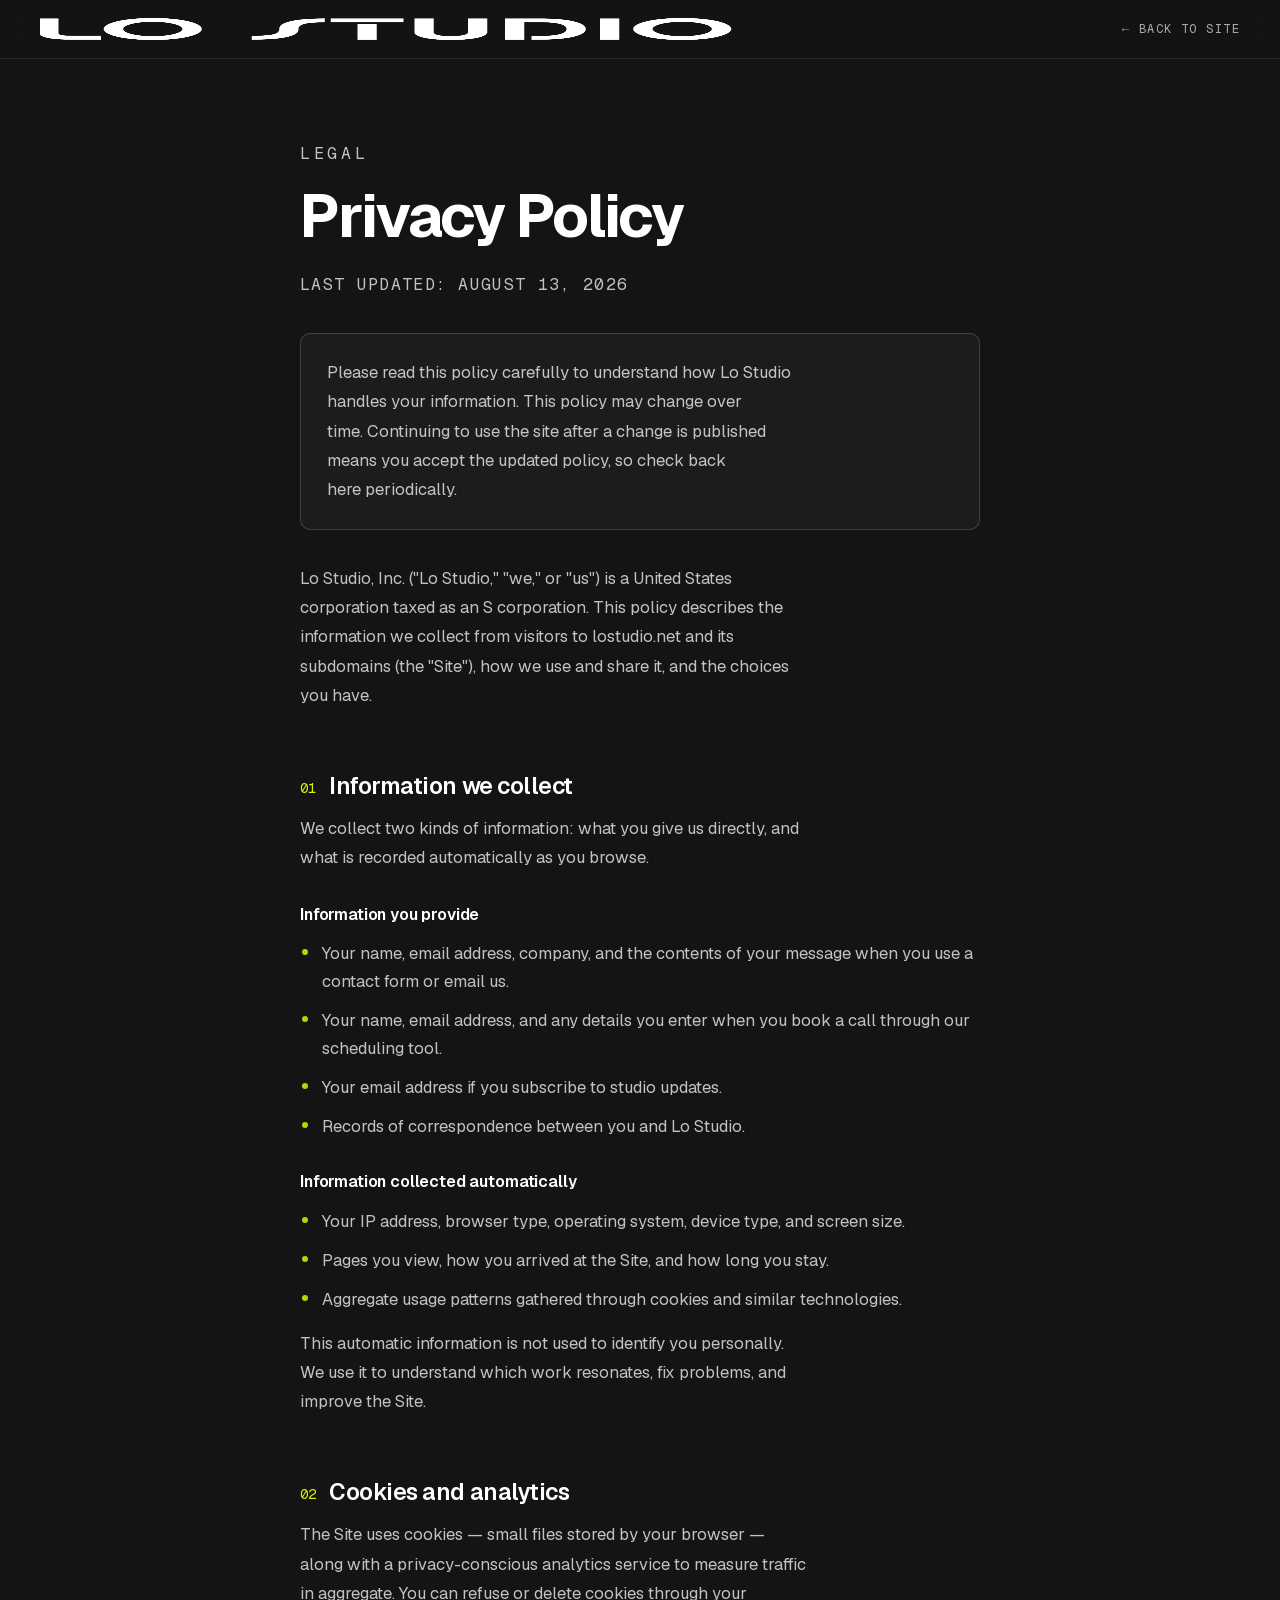
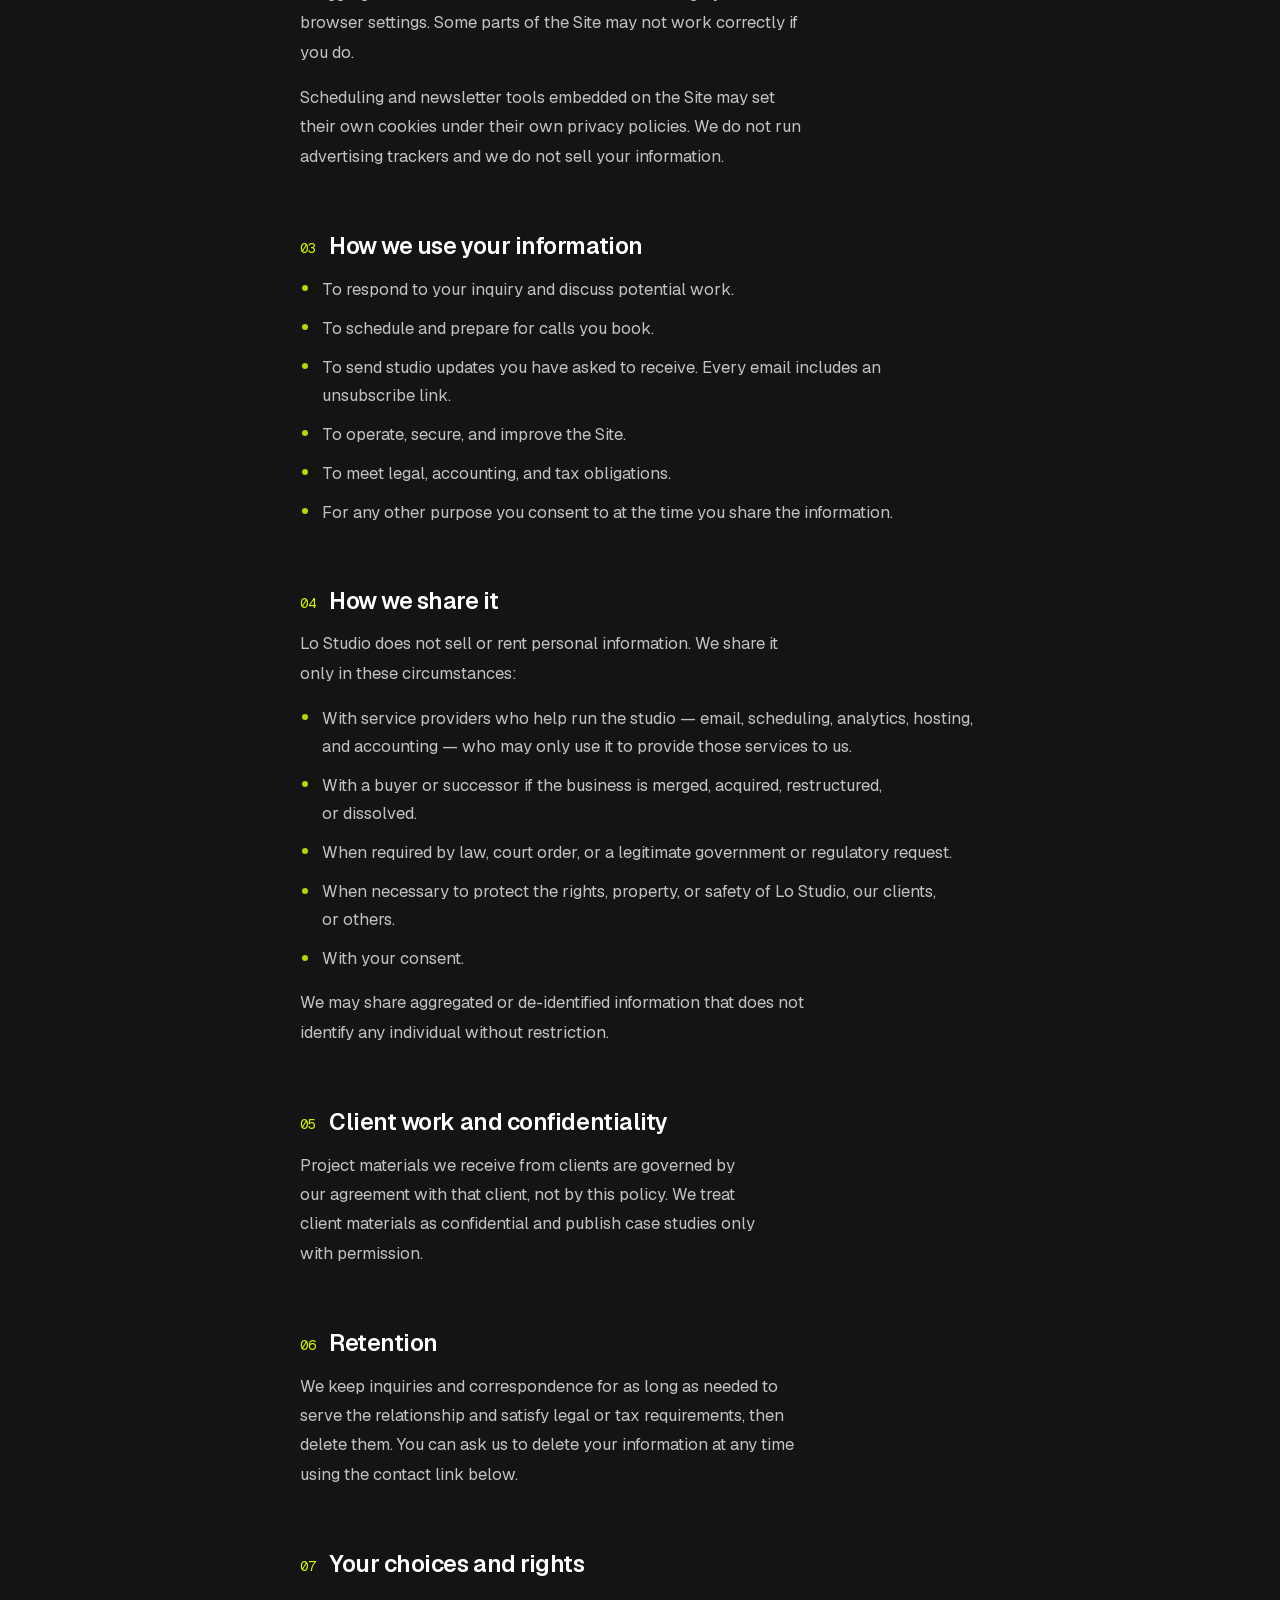
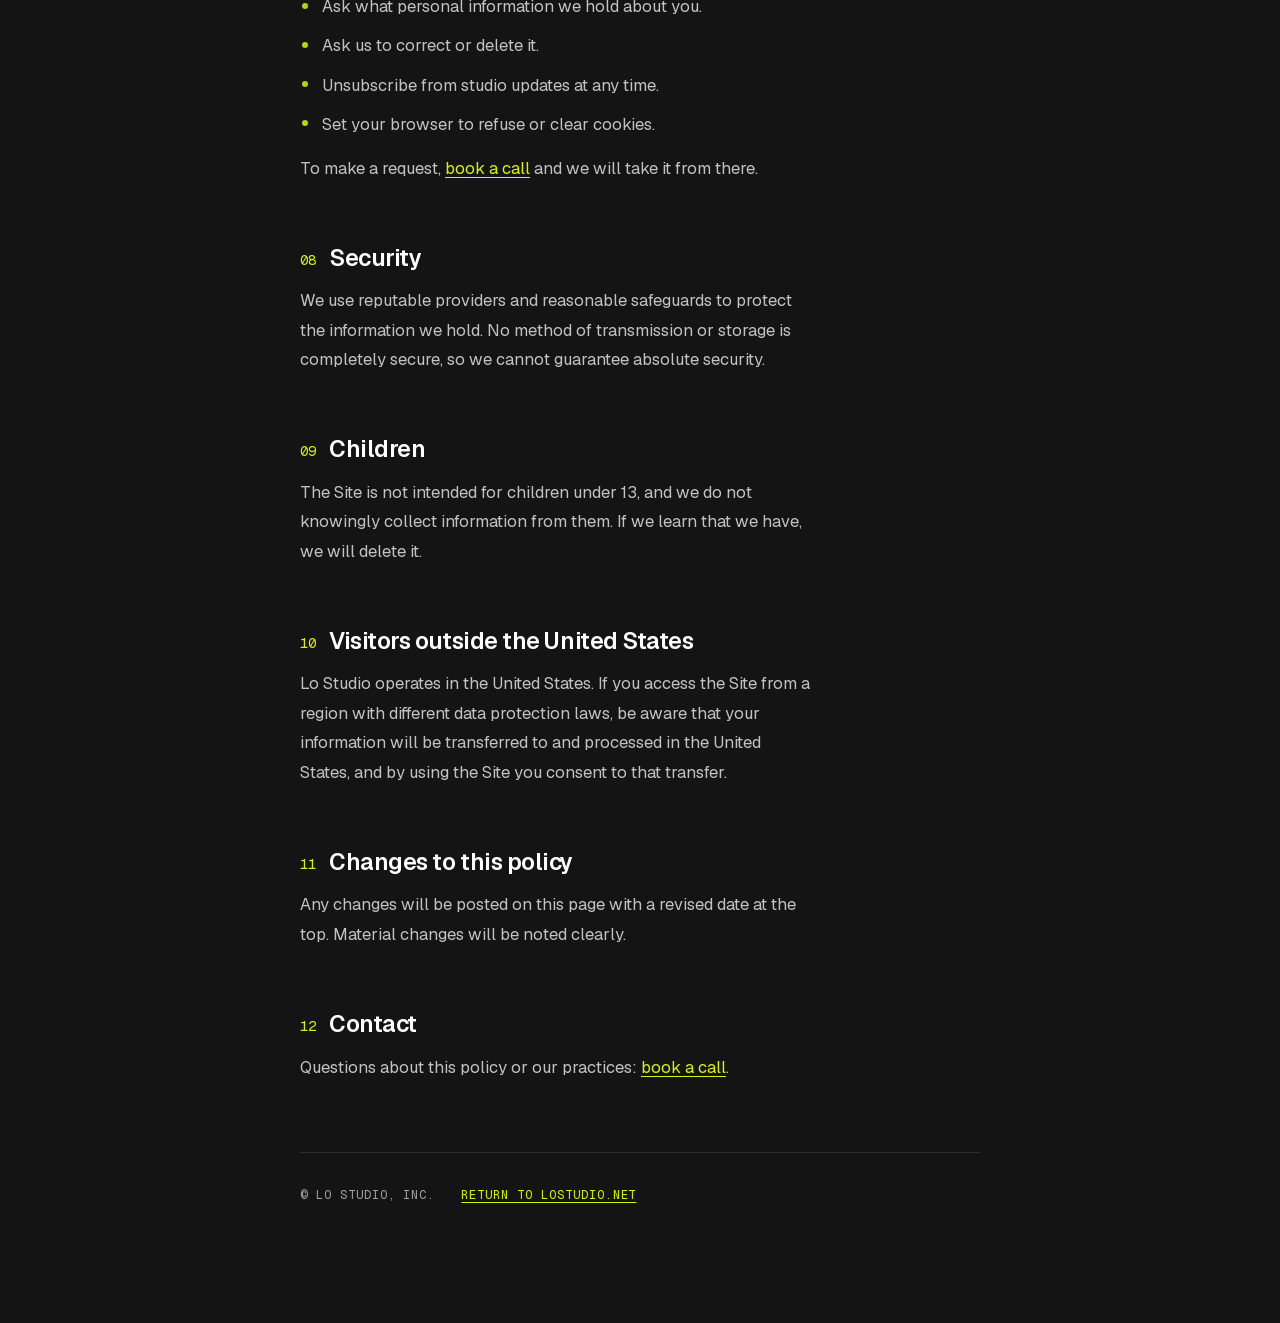
<file: privacy.html>
<!DOCTYPE html>
<html lang="en">
<head>
<meta charset="UTF-8" />
<meta name="viewport" content="width=device-width, initial-scale=1.0" />
<title>Privacy Policy — Lo Studio</title>
<meta name="description" content="How Lo Studio, Inc. collects, uses, and protects information from visitors to lostudio.net." />
<meta name="theme-color" content="#141414" />
<meta name="robots" content="noindex, follow" />
<link rel="canonical" href="https://lostudio.net/privacy.html" />
<link rel="icon" type="image/svg+xml" href="assets/brand/logomark.svg" />
<link rel="stylesheet" href="assets/fonts/fonts.css" />
<link rel="stylesheet" href="assets/styles.css" />
<style>
.pp-bar{position:sticky;top:0;z-index:50;display:flex;align-items:center;justify-content:space-between;gap:20px;padding:18px 40px;background:rgba(20,20,20,.86);backdrop-filter:blur(12px);border-bottom:1px solid var(--line)}
.pp-bar .brand img{height:22px;display:block}
.pp-back{font-family:var(--mono);font-size:12px;letter-spacing:.12em;text-transform:uppercase;color:var(--ink-3);display:inline-flex;align-items:center;gap:8px}
.pp-back:hover{color:var(--link)}
.pp-doc{max-width:760px;margin:0 auto;padding:80px 40px 120px}
.pp-doc .eyebrow{margin-bottom:18px}
.pp-doc h1{font-size:clamp(38px,5vw,60px);font-weight:700;letter-spacing:-.035em;line-height:1.02;color:#fff}
.pp-meta{margin-top:22px;font-family:var(--mono);font-size:12px;letter-spacing:.08em;text-transform:uppercase;color:var(--ink-4)}
.pp-intro{margin-top:34px;padding:24px 26px;border:1px solid var(--line-2);border-radius:10px;background:var(--paper-2)}
.pp-intro p{font-size:16px;line-height:1.75;color:var(--ink-2);text-wrap:pretty}
.pp-doc h2{margin:64px 0 16px;font-size:23px;font-weight:600;letter-spacing:-.02em;color:#fff;display:flex;gap:14px}
.pp-doc h2 .n{font-family:var(--mono);font-size:14px;font-weight:400;color:var(--link);padding-top:6px;flex:none}
.pp-doc h3{margin:34px 0 12px;font-size:16px;font-weight:600;letter-spacing:-.01em;color:#fff}
.pp-doc p{font-size:16.5px;line-height:1.78;color:var(--ink-2);text-wrap:pretty}
.pp-doc p+p,.pp-doc ul+p{margin-top:16px}
.pp-doc ul{margin:16px 0 0;padding:0;list-style:none;display:flex;flex-direction:column;gap:11px}
.pp-doc li{position:relative;padding-left:22px;font-size:16.5px;line-height:1.7;color:var(--ink-2);text-wrap:pretty}
.pp-doc li::before{content:'';position:absolute;left:2px;top:.62em;width:6px;height:6px;border-radius:50%;background:var(--link);opacity:.85}
.pp-doc a{color:var(--link);text-decoration:underline;text-decoration-thickness:1px;text-underline-offset:3px}
.pp-doc a:hover{color:var(--link-hi)}
.pp-doc hr{margin:70px 0 0;border:none;border-top:1px solid var(--line)}
.pp-foot{margin-top:34px;display:flex;flex-wrap:wrap;align-items:center;gap:16px 26px;font-family:var(--mono);font-size:12px;letter-spacing:.08em;text-transform:uppercase;color:var(--ink-4)}
@media (max-width:620px){.pp-bar{padding:14px 20px}.pp-doc{padding:52px 20px 90px}.pp-doc h2{margin-top:48px}}
</style>
</head>
<body>
<header class="pp-bar">
  <a class="brand" href="index.html"><img width="692" height="104" decoding="async" src="assets/brand/lo-studio-logo-white.png" alt="Lo Studio" /></a>
  <a class="pp-back" href="index.html">← Back to site</a>
</header>

<main class="pp-doc">
  <p class="eyebrow">Legal</p>
  <h1>Privacy Policy</h1>
  <p class="pp-meta">Last updated: August 13, 2026</p>

  <div class="pp-intro">
    <p>Please read this policy carefully to understand how Lo Studio handles your information. This policy may change over time. Continuing to use the site after a change is published means you accept the updated policy, so check back here periodically.</p>
  </div>

  <p style="margin-top:34px">Lo Studio, Inc. ("Lo Studio," "we," or "us") is a United States corporation taxed as an S corporation. This policy describes the information we collect from visitors to lostudio.net and its subdomains (the "Site"), how we use and share it, and the choices you have.</p>

  <h2><span class="n">01</span>Information we collect</h2>
  <p>We collect two kinds of information: what you give us directly, and what is recorded automatically as you browse.</p>

  <h3>Information you provide</h3>
  <ul>
    <li>Your name, email address, company, and the contents of your message when you use a contact form or email us.</li>
    <li>Your name, email address, and any details you enter when you book a call through our scheduling tool.</li>
    <li>Your email address if you subscribe to studio updates.</li>
    <li>Records of correspondence between you and Lo Studio.</li>
  </ul>

  <h3>Information collected automatically</h3>
  <ul>
    <li>Your IP address, browser type, operating system, device type, and screen size.</li>
    <li>Pages you view, how you arrived at the Site, and how long you stay.</li>
    <li>Aggregate usage patterns gathered through cookies and similar technologies.</li>
  </ul>
  <p>This automatic information is not used to identify you personally. We use it to understand which work resonates, fix problems, and improve the Site.</p>

  <h2><span class="n">02</span>Cookies and analytics</h2>
  <p>The Site uses cookies — small files stored by your browser — along with a privacy-conscious analytics service to measure traffic in aggregate. You can refuse or delete cookies through your browser settings. Some parts of the Site may not work correctly if you do.</p>
  <p>Scheduling and newsletter tools embedded on the Site may set their own cookies under their own privacy policies. We do not run advertising trackers and we do not sell your information.</p>

  <h2><span class="n">03</span>How we use your information</h2>
  <ul>
    <li>To respond to your inquiry and discuss potential work.</li>
    <li>To schedule and prepare for calls you book.</li>
    <li>To send studio updates you have asked to receive. Every email includes an unsubscribe link.</li>
    <li>To operate, secure, and improve the Site.</li>
    <li>To meet legal, accounting, and tax obligations.</li>
    <li>For any other purpose you consent to at the time you share the information.</li>
  </ul>

  <h2><span class="n">04</span>How we share it</h2>
  <p>Lo Studio does not sell or rent personal information. We share it only in these circumstances:</p>
  <ul>
    <li>With service providers who help run the studio — email, scheduling, analytics, hosting, and accounting — who may only use it to provide those services to us.</li>
    <li>With a buyer or successor if the business is merged, acquired, restructured, or dissolved.</li>
    <li>When required by law, court order, or a legitimate government or regulatory request.</li>
    <li>When necessary to protect the rights, property, or safety of Lo Studio, our clients, or others.</li>
    <li>With your consent.</li>
  </ul>
  <p>We may share aggregated or de-identified information that does not identify any individual without restriction.</p>

  <h2><span class="n">05</span>Client work and confidentiality</h2>
  <p>Project materials we receive from clients are governed by our agreement with that client, not by this policy. We treat client materials as confidential and publish case studies only with permission.</p>

  <h2><span class="n">06</span>Retention</h2>
  <p>We keep inquiries and correspondence for as long as needed to serve the relationship and satisfy legal or tax requirements, then delete them. You can ask us to delete your information at any time using the contact link below.</p>

  <h2><span class="n">07</span>Your choices and rights</h2>
  <ul>
    <li>Ask what personal information we hold about you.</li>
    <li>Ask us to correct or delete it.</li>
    <li>Unsubscribe from studio updates at any time.</li>
    <li>Set your browser to refuse or clear cookies.</li>
  </ul>
  <p>To make a request, <a href="https://calendly.com/lostudioinc/30min" target="_blank" rel="noopener">book a call</a> and we will take it from there.</p>

  <h2><span class="n">08</span>Security</h2>
  <p>We use reputable providers and reasonable safeguards to protect the information we hold. No method of transmission or storage is completely secure, so we cannot guarantee absolute security.</p>

  <h2><span class="n">09</span>Children</h2>
  <p>The Site is not intended for children under 13, and we do not knowingly collect information from them. If we learn that we have, we will delete it.</p>

  <h2><span class="n">10</span>Visitors outside the United States</h2>
  <p>Lo Studio operates in the United States. If you access the Site from a region with different data protection laws, be aware that your information will be transferred to and processed in the United States, and by using the Site you consent to that transfer.</p>

  <h2><span class="n">11</span>Changes to this policy</h2>
  <p>Any changes will be posted on this page with a revised date at the top. Material changes will be noted clearly.</p>

  <h2><span class="n">12</span>Contact</h2>
  <p>Questions about this policy or our practices: <a href="https://calendly.com/lostudioinc/30min" target="_blank" rel="noopener">book a call</a>.</p>

  <hr />
  <div class="pp-foot">
    <span>© Lo Studio, Inc.</span>
    <a href="index.html">Return to lostudio.net</a>
  </div>
</main>
<script>/* Vercel Analytics: loads only where the /_vercel endpoint exists (Vercel hosting) */
(function(){var h=location.hostname;if(!(h.endsWith('.vercel.app')||h==='lostudio.net'||h==='www.lostudio.net'))return;var s=document.createElement('script');s.defer=true;s.src='/_vercel/insights/script.js';document.body.appendChild(s);})();</script>
</body>
</html>
</file>
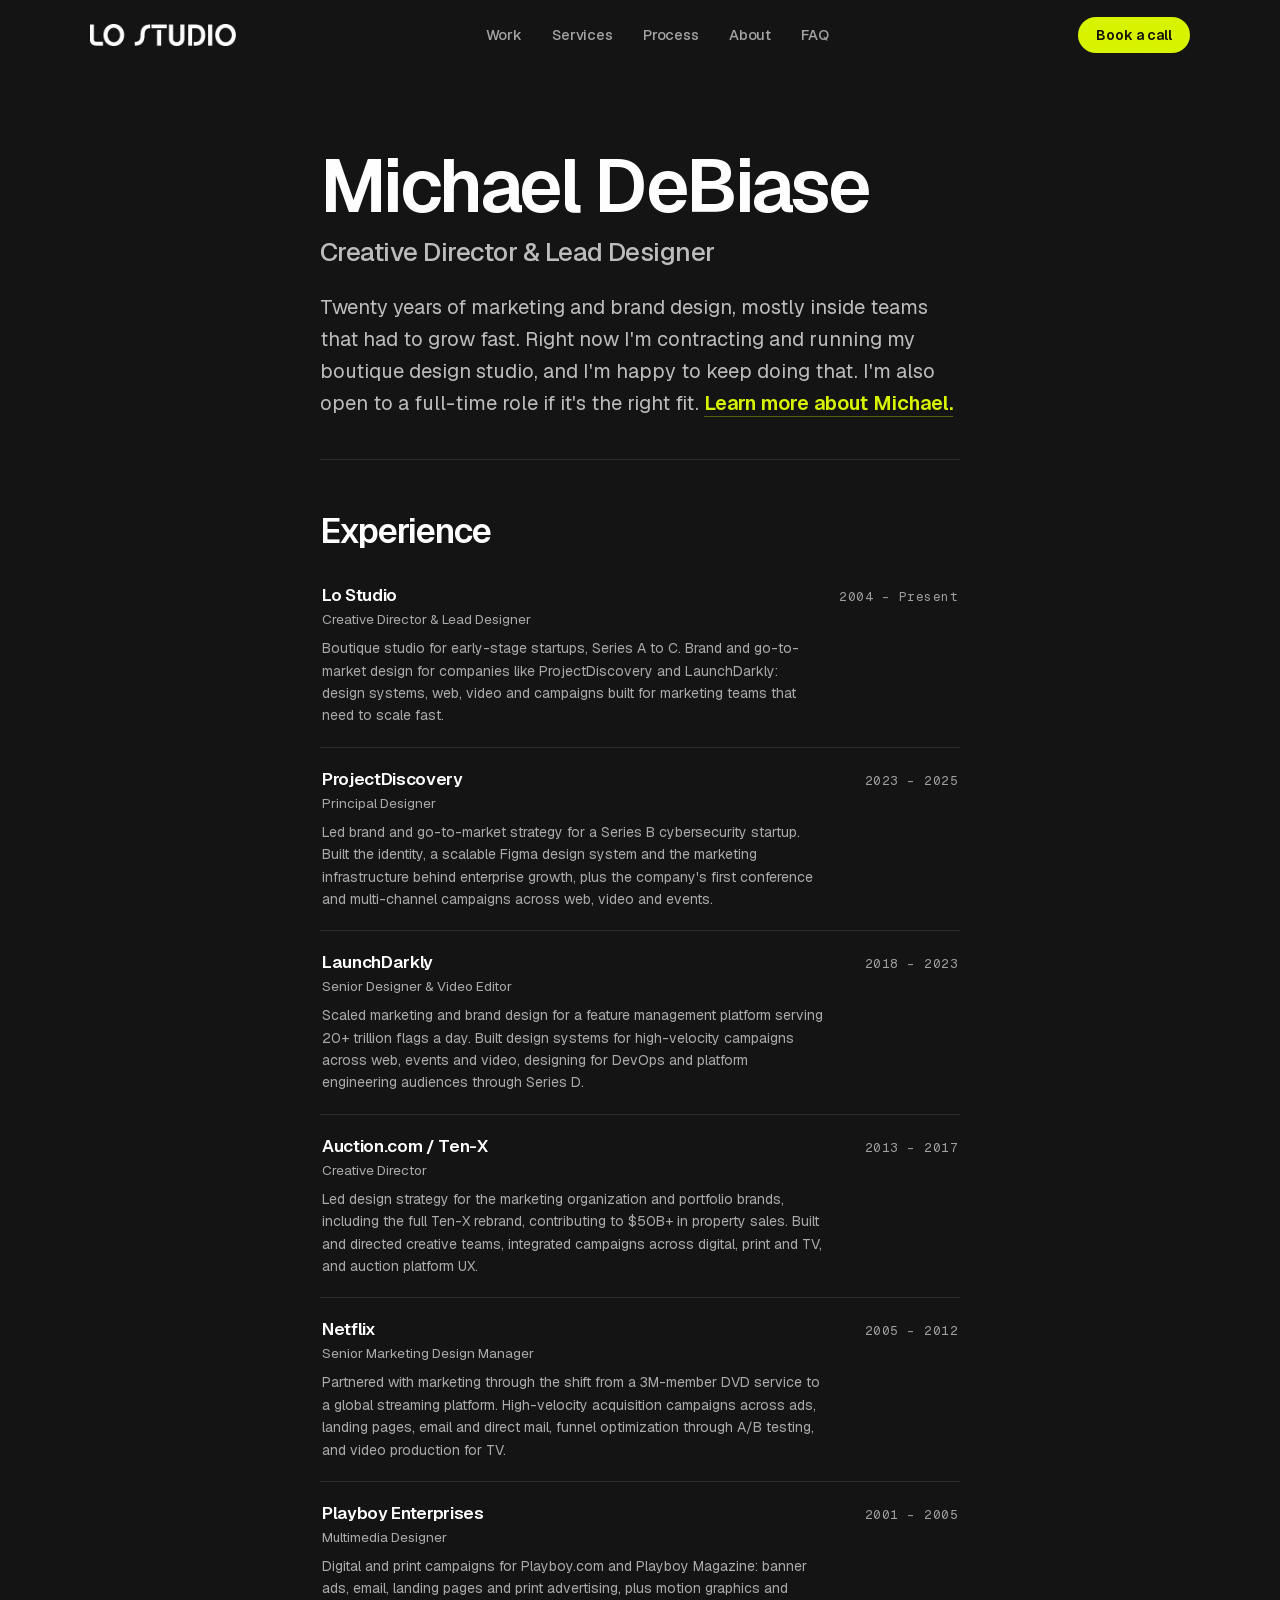
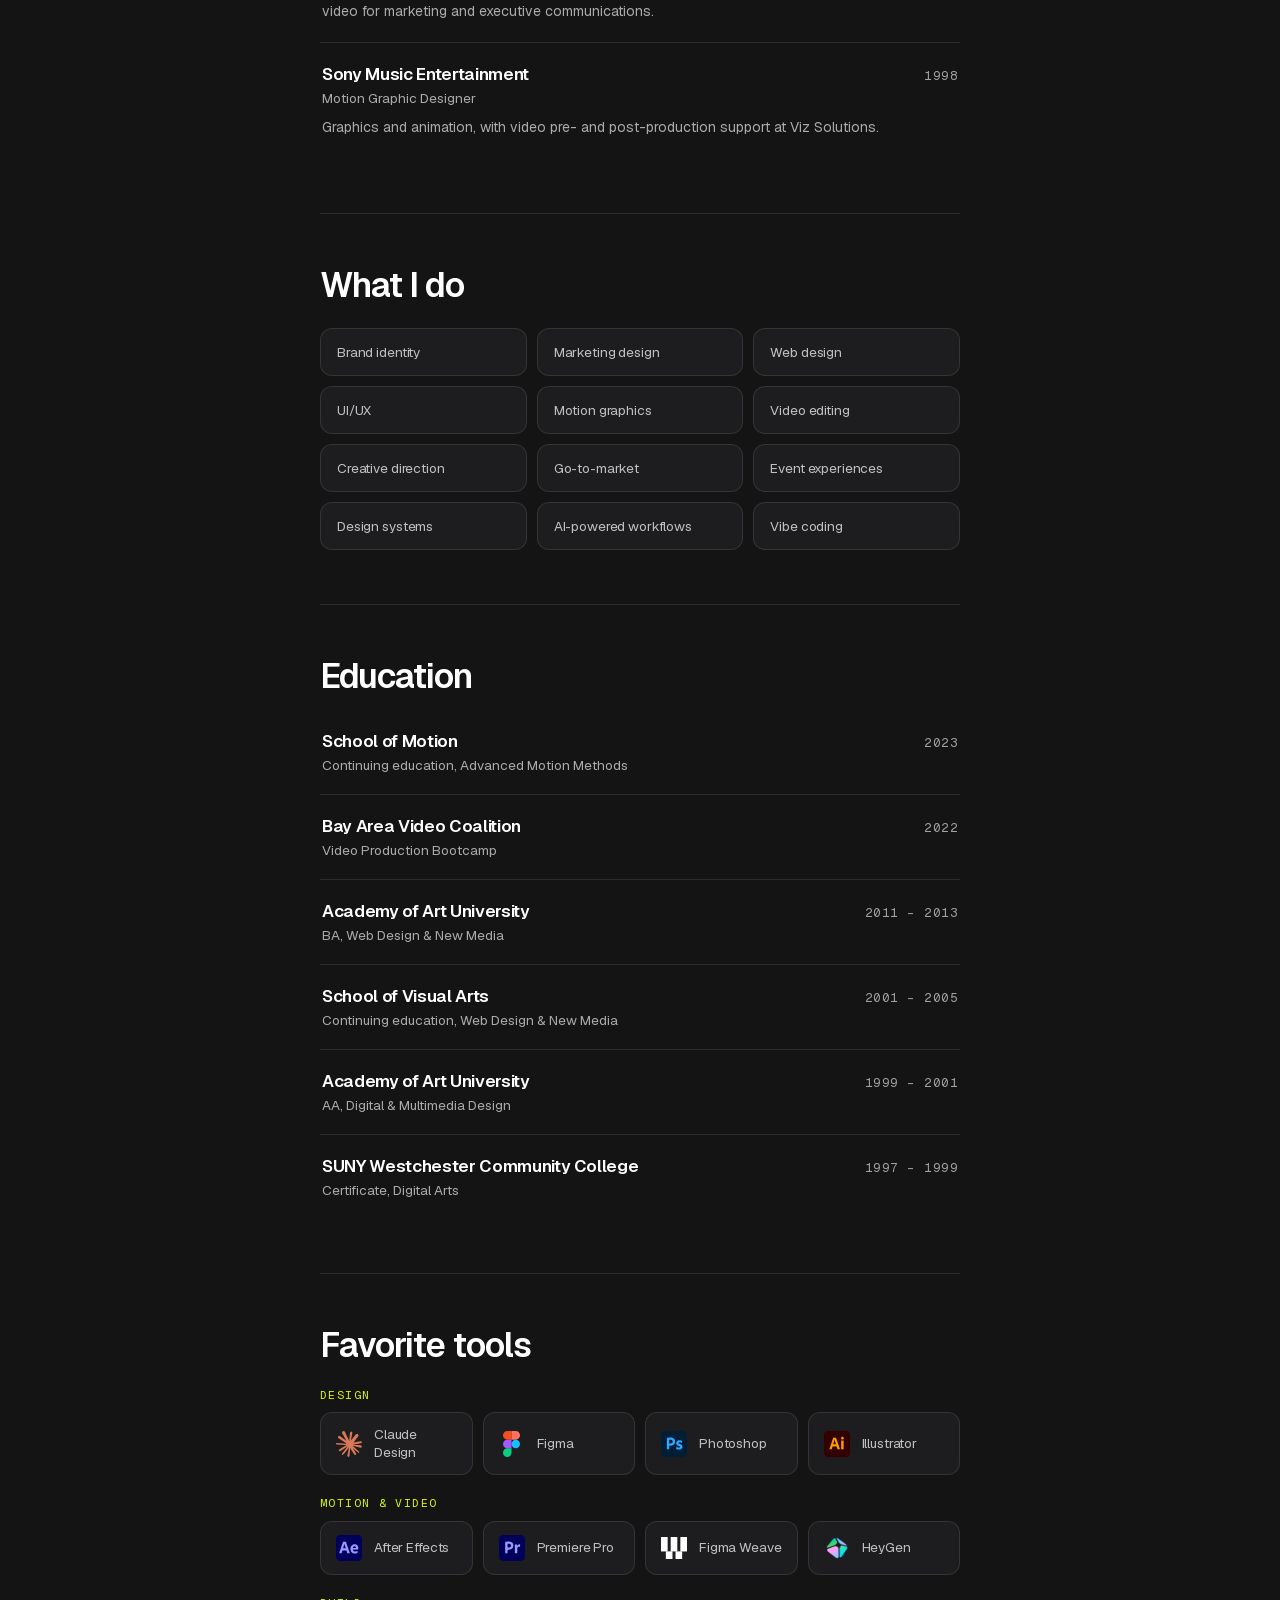
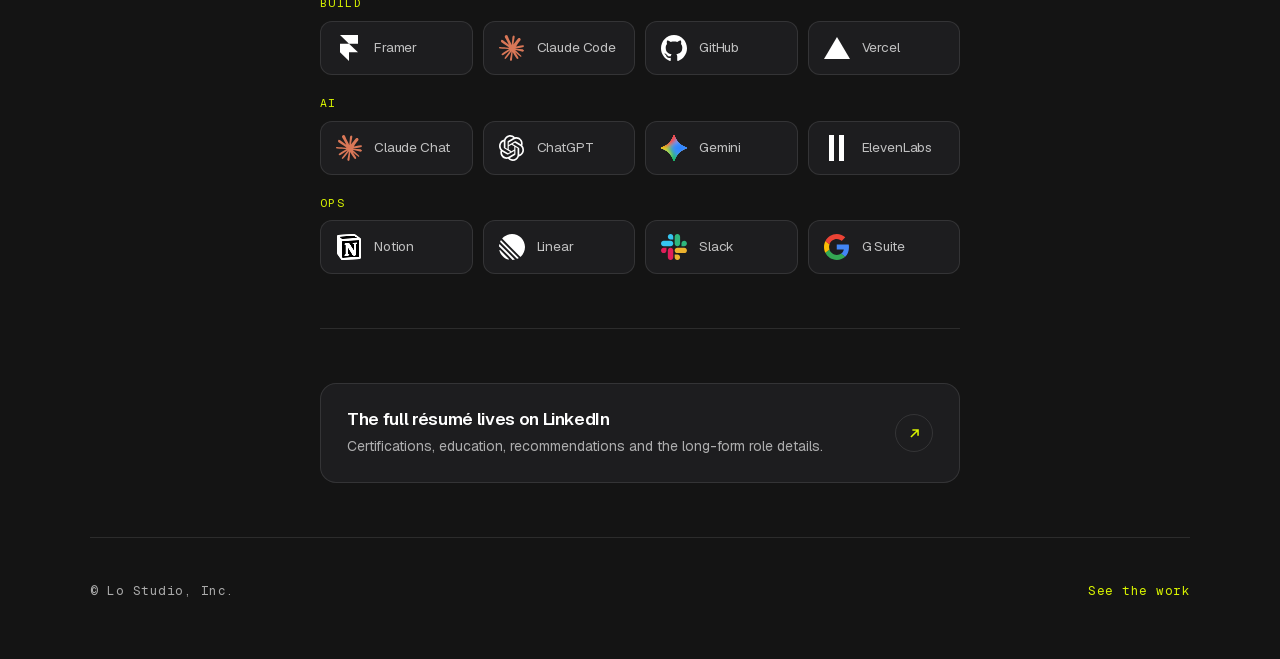
<file: resume.html>
<!DOCTYPE html>
<html lang="en">
<head>
<meta charset="UTF-8" />
<meta name="viewport" content="width=device-width, initial-scale=1.0" />
<title>Résumé · Michael DeBiase · Lo Studio</title>
<meta name="description" content="Résumé of Michael DeBiase, founder of Lo Studio. 20+ years of marketing and brand design. Currently contracting; open to the right full-time role." />
<meta name="author" content="Michael DeBiase" />
<meta name="theme-color" content="#141414" />
<meta name="robots" content="index, follow" />
<link rel="canonical" href="https://lostudio.net/resume.html" />
<link rel="icon" type="image/svg+xml" href="assets/brand/logomark.svg" />
<link rel="apple-touch-icon" href="assets/brand/logo-mark.png" />
<meta property="og:type" content="profile" />
<meta property="og:site_name" content="Lo Studio" />
<meta property="og:title" content="Résumé · Michael DeBiase" />
<meta property="og:description" content="20+ years of marketing and brand design. Currently contracting and running Lo Studio; open to the right full-time role." />
<meta property="og:url" content="https://lostudio.net/resume.html" />
<meta property="og:image" content="https://lostudio.net/assets/brand/og-card.jpg" />
<meta name="twitter:card" content="summary" />
<meta name="twitter:title" content="Résumé · Michael DeBiase" />
<meta name="twitter:description" content="20+ years of marketing and brand design. Currently contracting and running Lo Studio." />
<meta name="twitter:image" content="https://lostudio.net/assets/brand/og-card.jpg" />
<link rel="stylesheet" href="assets/fonts/fonts.css" />
<link rel="preload" href="assets/fonts/geist-5.woff2" as="font" type="font/woff2" crossorigin />
<link rel="stylesheet" href="assets/styles.css" />
<link rel="stylesheet" href="assets/sections.css" />
<style>
.rs, .rs-sec { max-width: 640px; margin-left: auto; margin-right: auto; }
.rs-foot { max-width: none; }
.rs-linkedin { display: flex; align-items: center; justify-content: space-between; gap: 22px; padding: 24px 26px; background: var(--panel); border: 1px solid var(--d-line); border-radius: 16px; text-decoration: none; transition: border-color .3s, background .3s, transform .3s; }
.rs-linkedin:hover { border-color: rgba(217,244,0,.4); background: #212124; transform: translateY(-2px); opacity: 1; }
.rs-li-copy { display: flex; flex-direction: column; gap: 6px; }
.rs-li-t { font-size: 17px; font-weight: 600; letter-spacing: -.02em; color: #fff; }
.rs-li-s { font-size: 14px; line-height: 1.55; color: var(--ink-3); }
.rs-li-go { flex: none; width: 38px; height: 38px; border-radius: 50%; display: grid; place-items: center; border: 1px solid var(--d-line); color: var(--link); }
.rs-linkedin:hover .rs-li-go { border-color: rgba(217,244,0,.4); }
.rs { padding: 150px 0 40px; }
.rs-lede { width: fit-content; max-width: 100%; margin: 0 auto; }
.rs h1 { margin: 0; font-size: clamp(38px, 7vw, 74px); font-weight: 600; letter-spacing: -.035em; line-height: .98; color: #fff; }
.rs-role { margin-top: 12px; font-size: clamp(19px, 2.4vw, 26px); font-weight: 500; letter-spacing: -.02em; color: var(--d-ink-2); }
.rs-intro { margin-top: 22px; max-width: 640px; font-size: clamp(17px, 1.7vw, 20px); line-height: 1.6; color: var(--d-ink-2); }
.rs-sec { padding: 54px 0; border-top: 1px solid var(--d-line); }
.rs-sec > h2 { margin: 0 0 26px; font-size: clamp(24px, 3vw, 34px); font-weight: 600; letter-spacing: -.03em; color: #fff; }
.rs .exp { margin-top: 0; }
.rs-sec .exp-row { padding: 20px 2px; align-items: baseline; }
.rs-sec .exp-row:first-child { border-top: 0; padding-top: 0; }
.rs-sec .exp-row:hover { padding-left: 2px; }
.rs-sec .exp-row .co { font-size: 17px; }
.rs-sec .exp-row .ro { margin-top: 4px; }
.exp-note { margin: 9px 0 0; max-width: 60ch; font-size: 14px; line-height: 1.6; color: var(--ink-3); text-wrap: pretty; }
.rs-sec .exp-row > div:first-child { padding-right: 18px; }
.rs-dogrid { display: grid; grid-template-columns: repeat(auto-fit, minmax(168px, 1fr)); gap: 10px; }
.rs-do { padding: 14px 16px; background: var(--panel); border: 1px solid var(--d-line); border-radius: 12px; font-size: 13.5px; letter-spacing: -.01em; color: var(--d-ink-2); transition: border-color .3s, transform .3s, background .3s; }
.rs-do:hover { border-color: rgba(217,244,0,.4); background: #212124; transform: translateY(-2px); }
.rs-toolgroup { display: block; padding: 0 0 22px; }
.rs-toolgroup:last-of-type { padding-bottom: 0; }
.rs-toolgroup > h3 { margin: 0 0 12px; font-family: var(--mono); font-size: 11.5px; letter-spacing: .12em; text-transform: uppercase; color: var(--link); font-weight: 400; }
.rs-tools { display: grid; grid-template-columns: repeat(auto-fit, minmax(140px, 1fr)); gap: 10px; }
.rs-tool { display: flex; align-items: center; gap: 12px; padding: 13px 15px; background: var(--panel); border: 1px solid var(--d-line); border-radius: 12px; transition: border-color .3s, transform .3s, background .3s; }
.rs-tool:hover { border-color: rgba(217,244,0,.4); background: #212124; transform: translateY(-2px); }
.rs-tool img { flex: none; width: 26px; height: 26px; object-fit: contain; }
.rs-tool img[src*="github"], .rs-tool img[src*="vercel"], .rs-tool img[src*="notion"], .rs-tool img[src*="chatgpt"], .rs-tool img[src*="framer"], .rs-tool img[src*="linear"] { filter: invert(1) brightness(2); }
.rs-tool span { font-size: 13.5px; letter-spacing: -.01em; line-height: 1.3; color: var(--d-ink-2); text-wrap: pretty; }
.rs-foot { padding: 44px 0 60px; border-top: 1px solid var(--d-line); display: flex; flex-wrap: wrap; gap: 18px; align-items: center; justify-content: space-between; font-family: var(--mono); font-size: 12.5px; letter-spacing: .04em; color: var(--ink-3); }
.rs-foot a { color: var(--link); text-decoration: none; }
.rs-foot a:hover { opacity: .75; }
a { color: var(--link); }
a:hover { opacity: .8; }
@media (max-width: 700px){
  .rs { padding: 110px 0 20px; }
  .rs-sec { padding: 38px 0; }
  .rs-sec > h2 { margin-bottom: 20px; }
  .rs-sec .exp-row { flex-direction: column; align-items: flex-start; gap: 6px; padding: 18px 0; }
  .rs-sec .exp-row > div:first-child { padding-right: 0; }
  .rs-sec .exp-row .yr { order: -1; }
  .exp-note { max-width: none; }
  .rs-dogrid, .rs-tools { grid-template-columns: repeat(auto-fit, minmax(132px, 1fr)); }
  .rs-linkedin { flex-direction: column; align-items: flex-start; gap: 16px; padding: 22px; }
  .rs-foot { padding: 34px 0 48px; }
}
@media (max-width: 400px){ .rs-dogrid, .rs-tools { grid-template-columns: 1fr; } }
</style>
</head>
<body>
<a class="skip-link" href="#main">Skip to content</a>
<div class="grain"></div>

<nav class="topnav" id="topnav" aria-label="Primary">
  <div class="topnav-inner">
    <a class="brand" href="index.html">
      <img class="brand-logo" width="692" height="104" decoding="async" src="assets/brand/lo-studio-logo-white.png" alt="Lo Studio" />
    </a>
    <div class="topnav-links">
      <a href="index.html#work"><span class="idx">01</span>Work</a>
      <a href="index.html#services"><span class="idx">02</span>Services</a>
      <a href="index.html#process"><span class="idx">03</span>Process</a>
      <a href="index.html#about"><span class="idx">04</span>About</a>
      <a href="index.html#faq"><span class="idx">05</span>FAQ</a>
    </div>
    <div class="topnav-right">
      <a class="topnav-cta" href="https://calendly.com/lostudioinc/30min" target="_blank" rel="noopener">Book a call</a>
    </div>
  </div>
</nav>

<header class="topbar" aria-label="Mobile">
  <a class="brand" href="index.html">
    <img class="brand-logo" width="692" height="104" decoding="async" src="assets/brand/lo-studio-logo-white.png" alt="Lo Studio" />
  </a>
  <a class="menu-btn" href="index.html">Back to site</a>
</header>

<main id="main">
<div class="wrap">

  <section class="rs">
    <div class="rs-lede">
    <h1>Michael DeBiase</h1>
    <p class="rs-role">Creative Director &amp; Lead Designer</p>
    <p class="rs-intro">Twenty years of marketing and brand design, mostly inside teams that had to grow fast. Right now I'm contracting and running my boutique design studio, and I'm happy to keep doing that. I'm also open to a full-time role if it's the right fit. <a class="about-more" href="#" data-about-modal>Learn more about Michael.</a></p>
    </div>
  </section>

  <section class="rs-sec">
    <h2>Experience</h2>
    <div class="exp">
      <div class="exp-row"><div><div class="co">Lo Studio</div><div class="ro">Creative Director &amp; Lead Designer</div><p class="exp-note">Boutique studio for early-stage startups, Series A to C. Brand and go-to-market design for companies like ProjectDiscovery and LaunchDarkly: design systems, web, video and campaigns built for marketing teams that need to scale fast.</p></div><div class="yr">2004 &ndash; Present</div></div>
      <div class="exp-row"><div><div class="co">ProjectDiscovery</div><div class="ro">Principal Designer</div><p class="exp-note">Led brand and go-to-market strategy for a Series B cybersecurity startup. Built the identity, a scalable Figma design system and the marketing infrastructure behind enterprise growth, plus the company's first conference and multi-channel campaigns across web, video and events.</p></div><div class="yr">2023 &ndash; 2025</div></div>
      <div class="exp-row"><div><div class="co">LaunchDarkly</div><div class="ro">Senior Designer &amp; Video Editor</div><p class="exp-note">Scaled marketing and brand design for a feature management platform serving 20+ trillion flags a day. Built design systems for high-velocity campaigns across web, events and video, designing for DevOps and platform engineering audiences through Series D.</p></div><div class="yr">2018 &ndash; 2023</div></div>
      <div class="exp-row"><div><div class="co">Auction.com / Ten-X</div><div class="ro">Creative Director</div><p class="exp-note">Led design strategy for the marketing organization and portfolio brands, including the full Ten-X rebrand, contributing to $50B+ in property sales. Built and directed creative teams, integrated campaigns across digital, print and TV, and auction platform UX.</p></div><div class="yr">2013 &ndash; 2017</div></div>
      <div class="exp-row"><div><div class="co">Netflix</div><div class="ro">Senior Marketing Design Manager</div><p class="exp-note">Partnered with marketing through the shift from a 3M-member DVD service to a global streaming platform. High-velocity acquisition campaigns across ads, landing pages, email and direct mail, funnel optimization through A/B testing, and video production for TV.</p></div><div class="yr">2005 &ndash; 2012</div></div>
      <div class="exp-row"><div><div class="co">Playboy Enterprises</div><div class="ro">Multimedia Designer</div><p class="exp-note">Digital and print campaigns for Playboy.com and Playboy Magazine: banner ads, email, landing pages and print advertising, plus motion graphics and video for marketing and executive communications.</p></div><div class="yr">2001 &ndash; 2005</div></div>
      <div class="exp-row"><div><div class="co">Sony Music Entertainment</div><div class="ro">Motion Graphic Designer</div><p class="exp-note">Graphics and animation, with video pre- and post-production support at Viz Solutions.</p></div><div class="yr">1998</div></div>
    </div>
  </section>

  <section class="rs-sec">
    <h2>What I do</h2>
    <div class="rs-dogrid"><div class="rs-do">Brand identity</div><div class="rs-do">Marketing design</div><div class="rs-do">Web design</div><div class="rs-do">UI/UX</div><div class="rs-do">Motion graphics</div><div class="rs-do">Video editing</div><div class="rs-do">Creative direction</div><div class="rs-do">Go-to-market</div><div class="rs-do">Event experiences</div><div class="rs-do">Design systems</div><div class="rs-do">AI-powered workflows</div><div class="rs-do">Vibe coding</div></div>
  </section>

  <section class="rs-sec">
    <h2>Education</h2>
    <div class="exp">
      <div class="exp-row"><div><div class="co">School of Motion</div><div class="ro">Continuing education, Advanced Motion Methods</div></div><div class="yr">2023</div></div>
      <div class="exp-row"><div><div class="co">Bay Area Video Coalition</div><div class="ro">Video Production Bootcamp</div></div><div class="yr">2022</div></div>
      <div class="exp-row"><div><div class="co">Academy of Art University</div><div class="ro">BA, Web Design &amp; New Media</div></div><div class="yr">2011 &ndash; 2013</div></div>
      <div class="exp-row"><div><div class="co">School of Visual Arts</div><div class="ro">Continuing education, Web Design &amp; New Media</div></div><div class="yr">2001 &ndash; 2005</div></div>
      <div class="exp-row"><div><div class="co">Academy of Art University</div><div class="ro">AA, Digital &amp; Multimedia Design</div></div><div class="yr">1999 &ndash; 2001</div></div>
      <div class="exp-row"><div><div class="co">SUNY Westchester Community College</div><div class="ro">Certificate, Digital Arts</div></div><div class="yr">1997 &ndash; 1999</div></div>
    </div>
  </section>

  <section class="rs-sec">
    <h2>Favorite tools</h2>
    <div class="rs-toolgroup">
      <h3>Design</h3>
      <div class="rs-tools"><div class="rs-tool"><img src="assets/logos/claude.svg" alt="" width="26" height="26" loading="lazy" decoding="async" /><span>Claude Design</span></div><div class="rs-tool"><img src="assets/logos/figma.svg" alt="" width="26" height="26" loading="lazy" decoding="async" /><span>Figma</span></div><div class="rs-tool"><img src="assets/logos/photoshop.svg" alt="" width="26" height="26" loading="lazy" decoding="async" /><span>Photoshop</span></div><div class="rs-tool"><img src="assets/logos/illustrator.svg" alt="" width="26" height="26" loading="lazy" decoding="async" /><span>Illustrator</span></div></div>
    </div>
    <div class="rs-toolgroup">
      <h3>Motion &amp; video</h3>
      <div class="rs-tools"><div class="rs-tool"><img src="assets/logos/after-effects.svg" alt="" width="26" height="26" loading="lazy" decoding="async" /><span>After Effects</span></div><div class="rs-tool"><img src="assets/logos/premiere.svg" alt="" width="26" height="26" loading="lazy" decoding="async" /><span>Premiere Pro</span></div><div class="rs-tool"><img src="assets/logos/figma-weave.svg" alt="" width="26" height="26" loading="lazy" decoding="async" /><span>Figma Weave</span></div><div class="rs-tool"><img src="assets/logos/heygen.png" alt="" width="26" height="26" loading="lazy" decoding="async" /><span>HeyGen</span></div></div>
    </div>
    <div class="rs-toolgroup">
      <h3>Build</h3>
      <div class="rs-tools"><div class="rs-tool"><img src="assets/logos/framer.svg" alt="" width="26" height="26" loading="lazy" decoding="async" /><span>Framer</span></div><div class="rs-tool"><img src="assets/logos/claude.svg" alt="" width="26" height="26" loading="lazy" decoding="async" /><span>Claude Code</span></div><div class="rs-tool"><img src="assets/logos/github.svg" alt="" width="26" height="26" loading="lazy" decoding="async" /><span>GitHub</span></div><div class="rs-tool"><img src="assets/logos/vercel.svg" alt="" width="26" height="26" loading="lazy" decoding="async" /><span>Vercel</span></div></div>
    </div>
    <div class="rs-toolgroup">
      <h3>AI</h3>
      <div class="rs-tools"><div class="rs-tool"><img src="assets/logos/claude.svg" alt="" width="26" height="26" loading="lazy" decoding="async" /><span>Claude Chat</span></div><div class="rs-tool"><img src="assets/logos/chatgpt.svg" alt="" width="26" height="26" loading="lazy" decoding="async" /><span>ChatGPT</span></div><div class="rs-tool"><img src="assets/logos/gemini.svg" alt="" width="26" height="26" loading="lazy" decoding="async" /><span>Gemini</span></div><div class="rs-tool"><img src="assets/logos/elevenlabs.svg" alt="" width="26" height="26" loading="lazy" decoding="async" /><span>ElevenLabs</span></div></div>
    </div>
    <div class="rs-toolgroup">
      <h3>Ops</h3>
      <div class="rs-tools"><div class="rs-tool"><img src="assets/logos/notion.svg" alt="" width="26" height="26" loading="lazy" decoding="async" /><span>Notion</span></div><div class="rs-tool"><img src="assets/logos/linear.svg" alt="" width="26" height="26" loading="lazy" decoding="async" /><span>Linear</span></div><div class="rs-tool"><img src="assets/logos/slack.svg" alt="" width="26" height="26" loading="lazy" decoding="async" /><span>Slack</span></div><div class="rs-tool"><img src="assets/logos/google.svg" alt="" width="26" height="26" loading="lazy" decoding="async" /><span>G Suite</span></div></div>
    </div>
  </section>

  <section class="rs-sec">
    <a class="rs-linkedin" href="https://www.linkedin.com/in/debiase/" target="_blank" rel="noopener">
      <span class="rs-li-copy"><span class="rs-li-t">The full résumé lives on LinkedIn</span><span class="rs-li-s">Certifications, education, recommendations and the long-form role details.</span></span>
      <span class="rs-li-go"><svg width="17" height="17" viewBox="0 0 24 24" fill="none" stroke="currentColor" stroke-width="2.2"><path d="M7 17 17 7M9 7h8v8"/></svg></span>
    </a>
  </section>

  <div class="rs-foot">
    <span>© Lo Studio, Inc.</span>
    <a href="index.html#work">See the work</a>
  </div>

</div>
</main>
<script src="assets/app.js" defer></script>
<script src="assets/about-modal.js" defer></script>
</body>
</html>
</file>
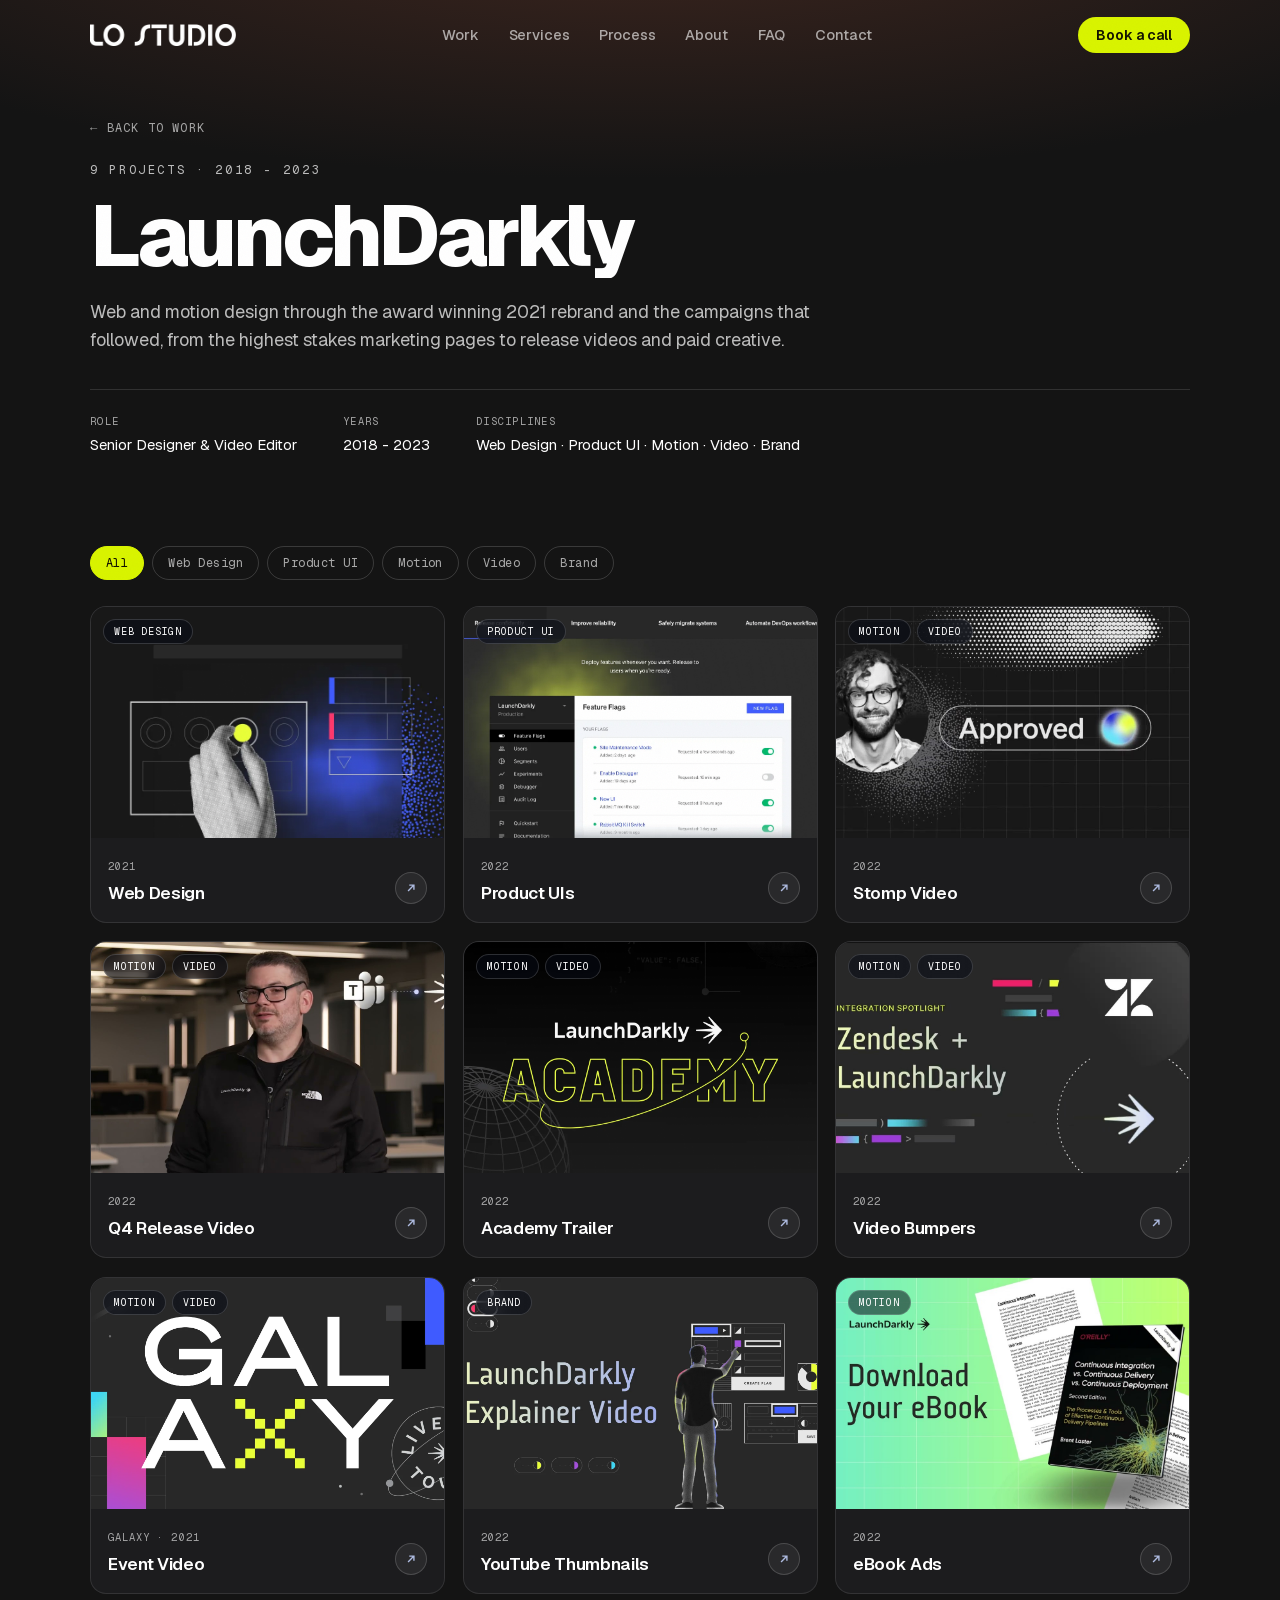
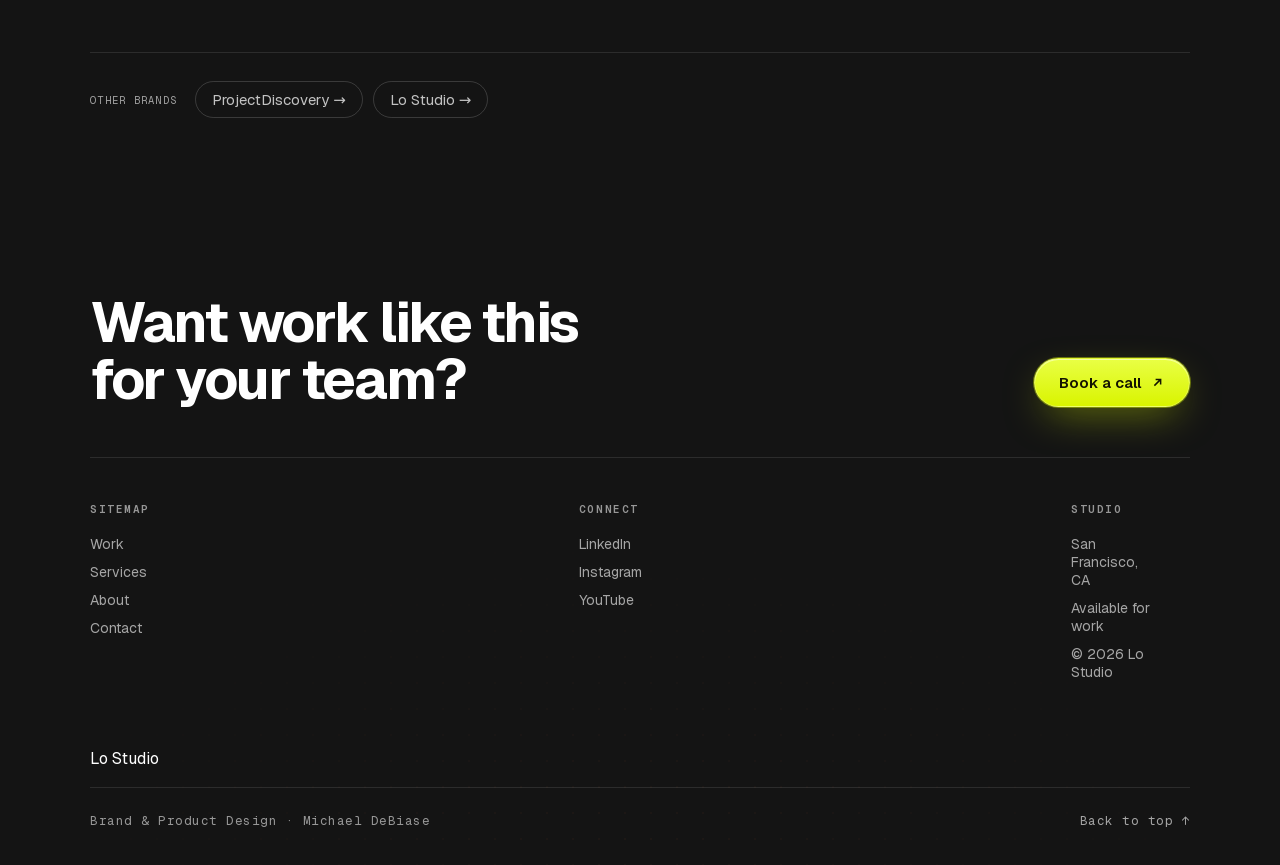
<file: work/brand.html>
<!DOCTYPE html>
<html lang="en">
<head>
<meta charset="UTF-8" />
<meta name="viewport" content="width=device-width, initial-scale=1.0" />
<meta name="referrer" content="strict-origin-when-cross-origin" />
<title>Selected work · Lo Studio · Michael DeBiase</title>
<meta name="description" content="Selected work for a single brand, covering brand identity, web design, product UI, motion and events. From the portfolio of Michael DeBiase." />
<meta name="author" content="Michael DeBiase" />
<meta name="theme-color" content="#141414" />
<meta name="robots" content="index, follow" />
<link id="canonical" rel="canonical" href="https://lostudio.net/work/brand.html" />
<link rel="icon" type="image/svg+xml" href="../assets/brand/logomark.svg" />
<link rel="apple-touch-icon" href="../assets/brand/logo-mark.png" />
<meta property="og:type" content="website" />
<meta property="og:site_name" content="Lo Studio" />
<meta id="ogTitle" property="og:title" content="Selected work · Lo Studio" />
<meta id="ogDesc" property="og:description" content="Selected work from the portfolio of Michael DeBiase." />
<meta id="ogImage" property="og:image" content="https://lostudio.net/assets/brand/og-card.jpg" />
<meta name="twitter:card" content="summary_large_image" />
<meta id="twTitle" name="twitter:title" content="Selected work · Lo Studio" />
<meta id="twImage" name="twitter:image" content="https://lostudio.net/assets/brand/og-card.jpg" />
<link rel="stylesheet" href="../assets/fonts/fonts.css" />
<link rel="stylesheet" href="../assets/styles.css" />
<link rel="stylesheet" href="../assets/sections.css" />
<link rel="stylesheet" href="../assets/case.css" />
</head>
<body>
<a class="skip-link" href="#bp">Skip to content</a>
<div class="grain"></div>

<nav class="topnav" id="topnav" aria-label="Primary">
  <div class="topnav-inner">
    <a class="brand" href="../index.html">
      <img class="brand-logo" width="692" height="104" decoding="async" src="../assets/brand/lo-studio-logo-white.png" alt="Lo Studio" />
    </a>
    <div class="topnav-links">
      <a href="../index.html#work"><span class="idx">01</span>Work</a>
      <a href="../index.html#services"><span class="idx">02</span>Services</a>
      <a href="../index.html#process"><span class="idx">03</span>Process</a>
      <a href="../index.html#about"><span class="idx">04</span>About</a>
      <a href="../index.html#faq"><span class="idx">05</span>FAQ</a>
      <a href="mailto:hello@lostudio.net"><span class="idx">06</span>Contact</a>
    </div>
    <div class="topnav-right">
      <a class="topnav-cta" href="https://calendly.com/lostudioinc/30min" target="_blank" rel="noopener">Book a call</a>
    </div>
  </div>
</nav>

<header class="topbar" aria-label="Mobile">
  <a class="brand" href="../index.html">
    <img class="brand-logo" width="692" height="104" decoding="async" src="../assets/brand/lo-studio-logo-white.png" alt="Lo Studio" />
  </a>
  <button class="menu-btn" data-menu-open aria-expanded="false" aria-controls="menuOverlay" aria-label="Open menu"><span class="bars"><i></i><i></i></span>Menu</button>
</header>
<div class="menu-overlay" id="menuOverlay" role="dialog" aria-modal="true" aria-label="Site menu">
  <button class="close" data-menu-close aria-label="Close menu">CLOSE ✕</button>
  <a href="../index.html#work"><span class="idx">01</span>Work</a>
  <a href="../index.html#services"><span class="idx">02</span>Services</a>
  <a href="../index.html#process"><span class="idx">03</span>Process</a>
  <a href="../index.html#about"><span class="idx">04</span>About</a>
  <a href="mailto:hello@lostudio.net"><span class="idx">06</span>Contact</a>
  <div class="menu-foot"><span>hello@lostudio.net</span><span>San Francisco · Available for work</span></div>
</div>

<div class="content">
<main id="bp"></main>

<footer class="footer">
  <div class="dotgrid"></div>
  <div class="wrap">
    <div class="footer-cta">
      <h2 class="reveal">Want work like this<br/>for your team?</h2>
      <a class="btn btn-primary reveal" data-d="1" href="https://calendly.com/lostudioinc/30min" target="_blank" rel="noopener">Book a call <svg width="15" height="15" viewBox="0 0 24 24" fill="none" stroke="currentColor" stroke-width="2.4"><path d="M7 17 17 7M9 7h8v8"/></svg></a>
    </div>
    <div class="footer-cols">
      <div class="footer-col"><h5>Sitemap</h5><a href="../index.html#work">Work</a><a href="../index.html#services">Services</a><a href="../index.html#about">About</a><a href="mailto:hello@lostudio.net">Contact</a></div>
      <div class="footer-col"><h5>Connect</h5><a href="https://www.linkedin.com/company/lo-studio-inc" target="_blank" rel="noopener">LinkedIn</a><a href="https://www.instagram.com/lostudioinc/" target="_blank" rel="noopener">Instagram</a><a href="https://www.youtube.com/@LoStudioInc" target="_blank" rel="noopener">YouTube</a></div>
      <div class="footer-col"><h5>Studio</h5><p>San Francisco, CA</p><p>Available for work</p><p>© 2026 Lo Studio</p></div>
    </div>
    <div class="wordmark">Lo Studio</div>
    <div class="footer-bottom"><span>Brand &amp; Product Design · Michael DeBiase</span><a class="to-top" href="#bp">Back to top ↑</a></div>
  </div>
</footer>
</div>

<script src="../assets/projects.js"></script>
<script>
(function () {
  const params = new URLSearchParams(location.search);
  const asset = (p) => (p && !/^(?:https?:)?\//.test(p)) ? '../' + p : p;
  const B = window.LO.brandById(params.get('id')) || window.LO.brands[0];
  const items = window.LO.brandProjects(B.id);
  const cats = ['All', ...Array.from(new Set(items.flatMap(p => window.LO.catsOf(p))))];
  const arrow = '<svg width="14" height="14" viewBox="0 0 24 24" fill="none" stroke="#0b0e16" stroke-width="2.4"><path d="M7 17 17 7M9 7h8v8"/></svg>';

  document.title = `${B.name} · Selected work · Lo Studio`;
  (function () {
    const url = location.origin + location.pathname + '?id=' + B.id;
    const title = `${B.name} · Selected work · Lo Studio`;
    const desc = B.blurb.replace(/\s+/g, ' ').trim().slice(0, 160);
    const img = 'https://lostudio.net/' + B.thumb.replace(/^\//, '');
    const set = (sel, attr, val) => { const el = document.querySelector(sel); if (el && val) el.setAttribute(attr, val); };
    set('#canonical', 'href', url);
    set('meta[name="description"]', 'content', desc);
    set('#ogTitle', 'content', title);
    set('#ogDesc', 'content', desc);
    set('#ogImage', 'content', img);
    set('#twTitle', 'content', title);
    set('#twImage', 'content', img);
  })();

  function card(p, i) {
    const media = p.hero
      ? `<img src="${asset(p.hero)}" alt="${p.company} ${p.title}" width="800" height="525" ${p.heroPos ? `style="object-position:${p.heroPos}"` : ''} loading="${i < 3 ? 'eager' : 'lazy'}" decoding="async" data-mock='${window.LO.mock(p.theme, p.accent).replace(/'/g, '&#39;')}' />`
      : window.LO.mock(p.theme, p.accent);
    return `<a class="pcard reveal" data-tilt="12" data-cat="${window.LO.catsOf(p).join('|')}" data-d="${(i%3)+1}" href="project.html?id=${p.id}">
      <span class="cat-pills">${window.LO.catsOf(p).map(c => `<span class="cat-pill">${c}</span>`).join('')}</span>
      <div class="pcard-media">${media}</div>
      <div class="pcard-body"><div><span class="co">${p.company !== B.name ? p.company + ' · ' + p.year : p.year}</span><h4>${p.title}</h4></div><span class="arrow">${arrow}</span></div>
    </a>`;
  }

  const others = window.LO.brands.filter(b => b.id !== B.id);

  document.getElementById('bp').innerHTML = `
    <header class="bp-hero" style="--ba:${B.accent}">
      <div class="wrap" style="position:relative;z-index:3">
        <a class="cs-back" href="../index.html#work">← Back to work</a>
        <div class="eyebrow on-dark" style="color:var(--d-ink-2)">${items.length} project${items.length === 1 ? '' : 's'} · ${B.years}</div>
        <h1 class="bp-title gradient-ink reveal" data-d="1">${B.name}</h1>
        <p class="bp-sum reveal" data-d="2">${B.blurb}</p>
        <div class="bp-meta reveal" data-d="3">
          <div><div class="k">Role</div><div class="v">${B.role}</div></div>
          <div><div class="k">Years</div><div class="v">${B.years}</div></div>
          <div><div class="k">Disciplines</div><div class="v">${cats.slice(1).join(' · ')}</div></div>
        </div>
      </div>
    </header>
    <section class="bp-work">
      <div class="wrap">
        ${cats.length > 2 ? `<div class="filters reveal" id="filters">${cats.map((c, i) => `<button class="filter${i === 0 ? ' active' : ''}" data-f="${c}">${c}</button>`).join('')}</div>` : ''}
        <div class="work-grid" id="workGrid">${items.map(card).join('')}</div>
        <div class="bp-other reveal"><span class="k">Other brands</span>${others.map(b => `<a href="brand.html?id=${b.id}">${b.name} →</a>`).join('')}</div>
      </div>
    </section>`;

  const grid = document.getElementById('workGrid');
  const filtersEl = document.getElementById('filters');
  if (filtersEl) filtersEl.addEventListener('click', (e) => {
    const btn = e.target.closest('.filter'); if (!btn) return;
    filtersEl.querySelectorAll('.filter').forEach(b => b.classList.remove('active'));
    btn.classList.add('active');
    const f = btn.dataset.f;
    grid.querySelectorAll('.pcard').forEach(c => c.classList.toggle('hide', !(f === 'All' || c.dataset.cat.split('|').includes(f))));
    if (window.LO_checkReveal) window.LO_checkReveal();
  });

  if (window.LO_bindImages) window.LO_bindImages(grid);
  if (window.LO_bindTilt) window.LO_bindTilt(grid);
  if (window.LO_checkReveal) window.LO_checkReveal();
})();
</script>
<script src="../assets/app.js"></script>
<script>/* Vercel Analytics: loads only where the /_vercel endpoint exists (Vercel hosting) */
(function(){var h=location.hostname;if(!(h.endsWith('.vercel.app')||h==='lostudio.net'||h==='www.lostudio.net'))return;var s=document.createElement('script');s.defer=true;s.src='/_vercel/insights/script.js';document.body.appendChild(s);})();</script>
</body>
</html>
</file>
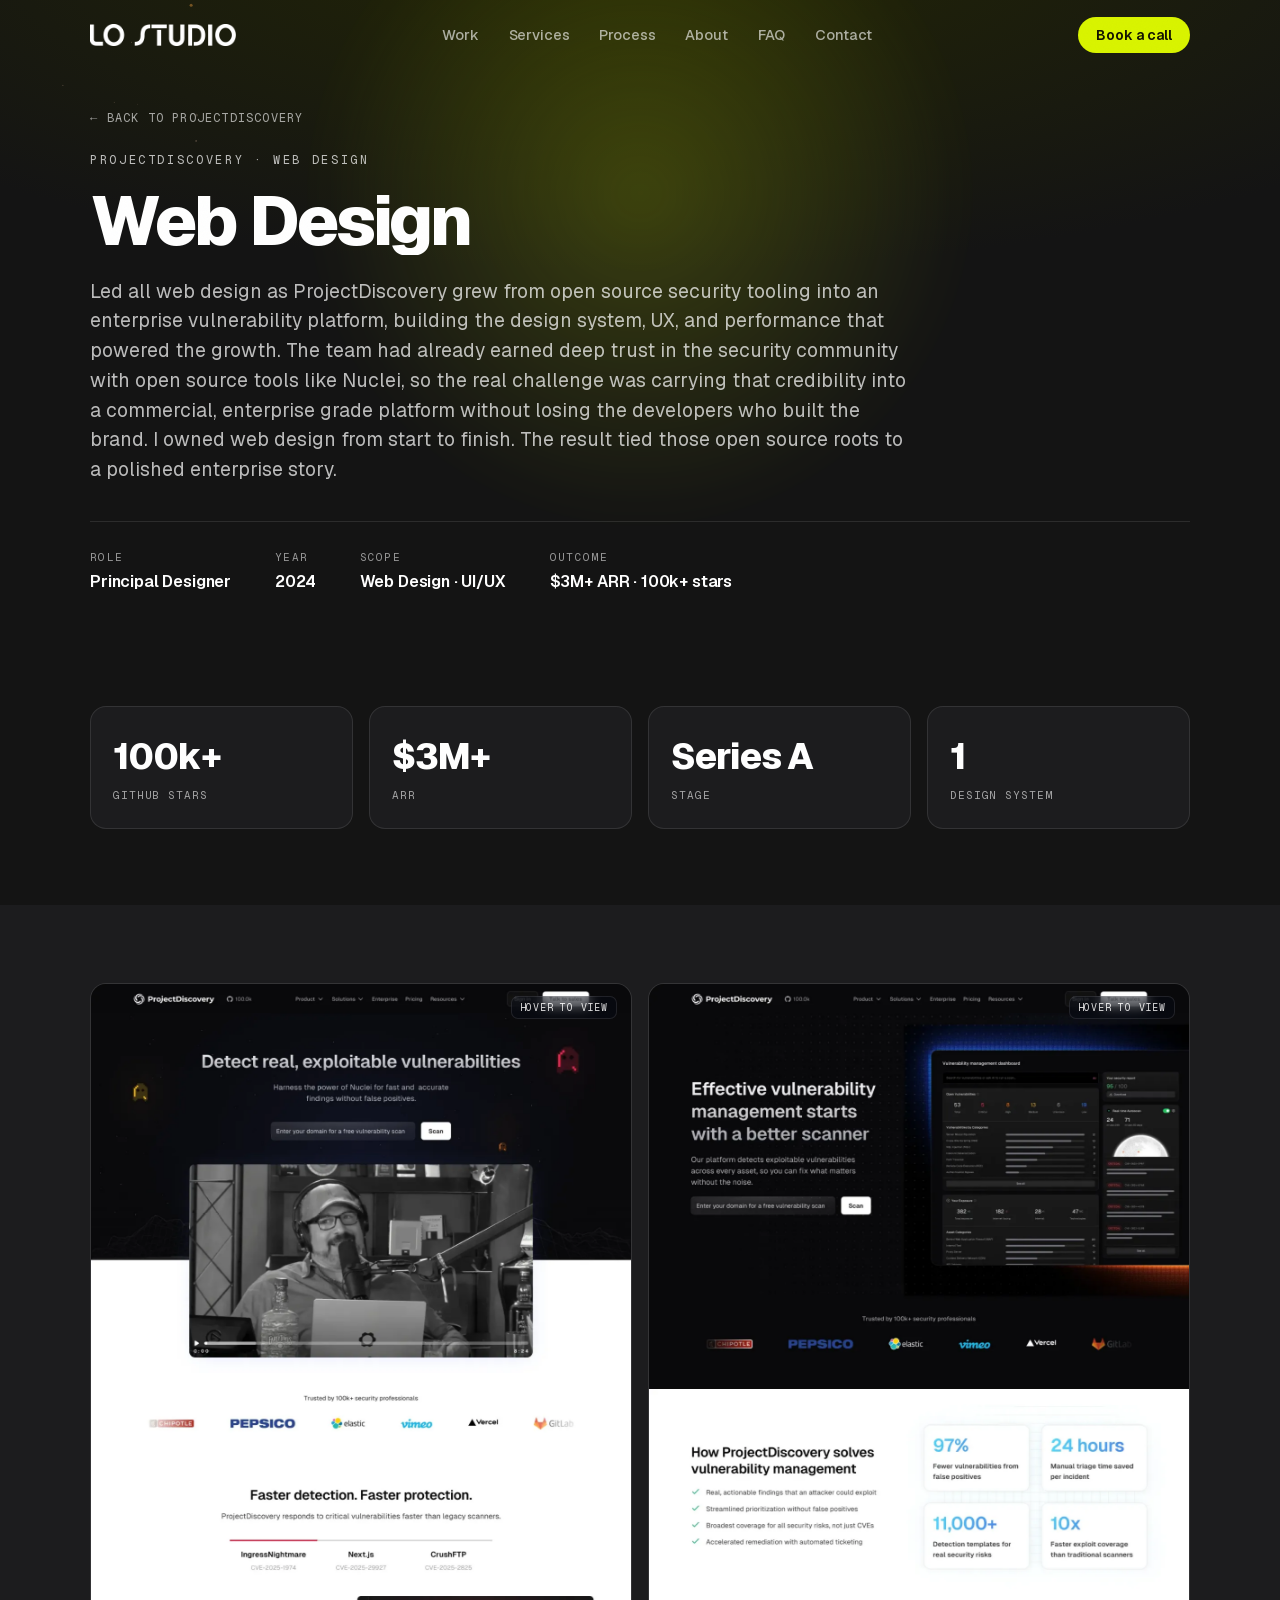
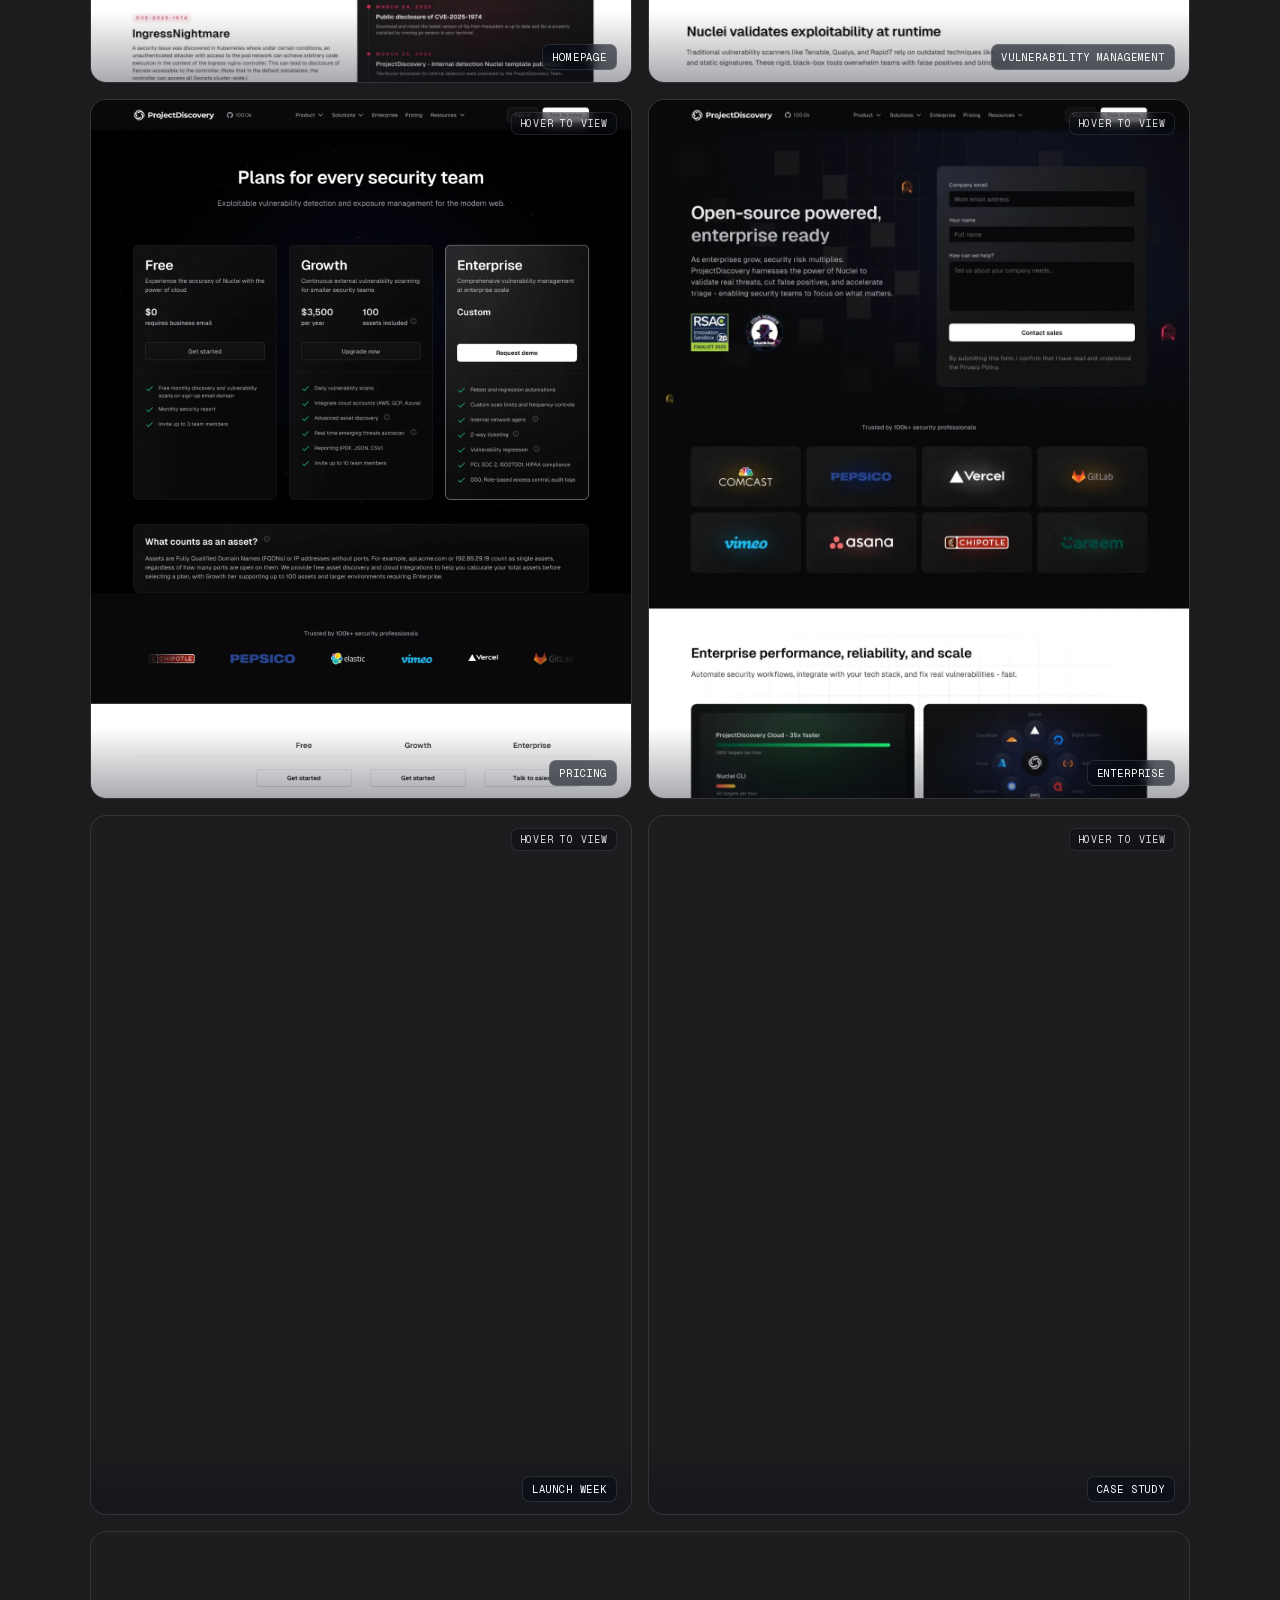
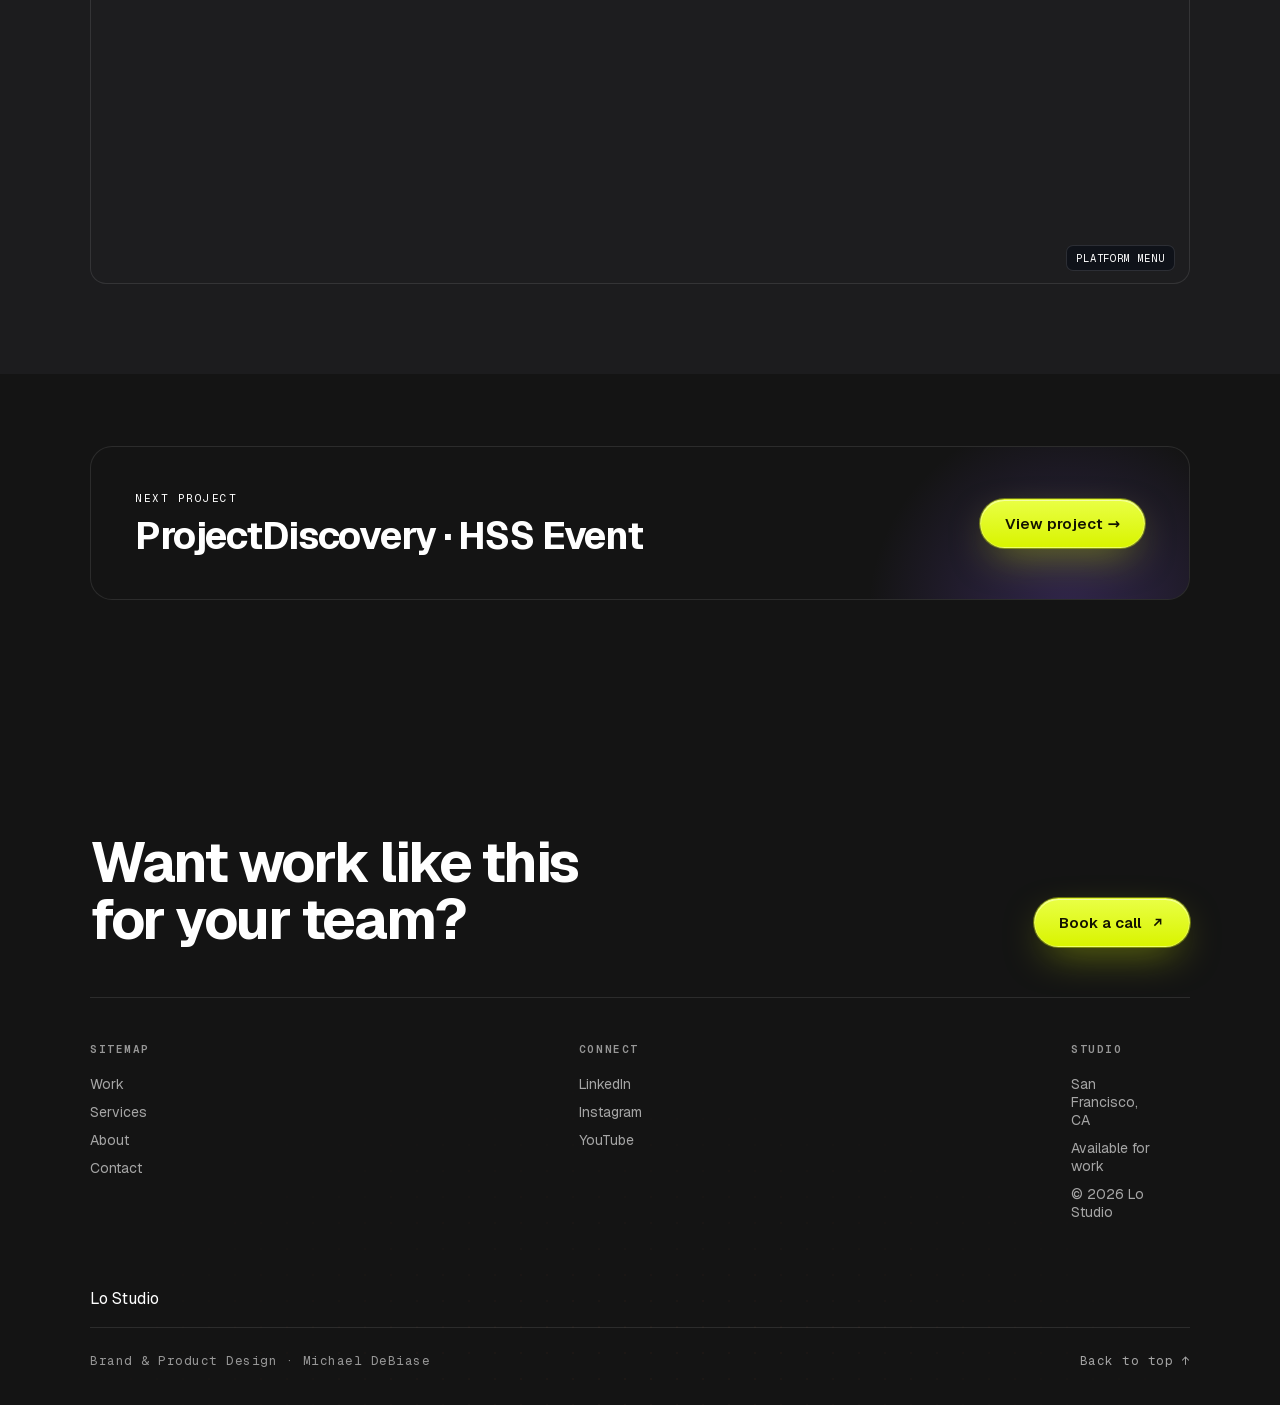
<file: work/project.html>
<!DOCTYPE html>
<html lang="en">
<head>
<meta charset="UTF-8" />
<meta name="viewport" content="width=device-width, initial-scale=1.0" />
<meta name="referrer" content="strict-origin-when-cross-origin" />
<title>Case Study · Lo Studio · Michael DeBiase</title>
<meta name="description" content="A selected case study from Lo Studio, the portfolio of Michael DeBiase. Brand, web, product UI, motion and go to market design." />
<meta name="author" content="Michael DeBiase" />
<meta name="theme-color" content="#141414" />
<meta name="robots" content="index, follow" />
<link id="canonical" rel="canonical" href="https://lostudio.net/work/project.html" />
<link rel="icon" type="image/svg+xml" href="../assets/brand/logomark.svg" />
<link rel="apple-touch-icon" href="../assets/brand/logo-mark.png" />
<meta property="og:type" content="article" />
<meta property="og:site_name" content="Lo Studio" />
<meta id="ogTitle" property="og:title" content="Case Study · Lo Studio" />
<meta id="ogDesc" property="og:description" content="A selected case study from the portfolio of Michael DeBiase." />
<meta id="ogImage" property="og:image" content="https://lostudio.net/assets/brand/og-card.jpg" />
<meta name="twitter:card" content="summary_large_image" />
<meta id="twTitle" name="twitter:title" content="Case Study · Lo Studio" />
<meta id="twImage" name="twitter:image" content="https://lostudio.net/assets/brand/og-card.jpg" />
<link rel="stylesheet" href="../assets/fonts/fonts.css" />
<link rel="stylesheet" href="../assets/styles.css" />
<link rel="stylesheet" href="../assets/sections.css" />
<link rel="stylesheet" href="../assets/case.css" />
</head>
<body>
<a class="skip-link" href="#cs">Skip to content</a>
<div class="grain"></div>

<!-- TOP NAV -->
<nav class="topnav" id="topnav" aria-label="Primary">
  <div class="topnav-inner">
    <a class="brand" href="../index.html">
      <img class="brand-logo" width="692" height="104" decoding="async" src="../assets/brand/lo-studio-logo-white.png" alt="Lo Studio" />
    </a>
    <div class="topnav-links">
      <a href="../index.html#work"><span class="idx">01</span>Work</a>
      <a href="../index.html#services"><span class="idx">02</span>Services</a>
      <a href="../index.html#process"><span class="idx">03</span>Process</a>
      <a href="../index.html#about"><span class="idx">04</span>About</a>
      <a href="../index.html#faq"><span class="idx">05</span>FAQ</a>
      <a href="mailto:hello@lostudio.net"><span class="idx">06</span>Contact</a>
    </div>
    <div class="topnav-right">
      <a class="topnav-cta" href="https://calendly.com/lostudioinc/30min" target="_blank" rel="noopener">Book a call</a>
    </div>
  </div>
</nav>

<!-- MOBILE TOP BAR -->
<header class="topbar" aria-label="Mobile">
  <a class="brand" href="../index.html">
    <img class="brand-logo" width="692" height="104" decoding="async" src="../assets/brand/lo-studio-logo-white.png" alt="Lo Studio" />
  </a>
  <button class="menu-btn" data-menu-open aria-expanded="false" aria-controls="menuOverlay" aria-label="Open menu"><span class="bars"><i></i><i></i></span>Menu</button>
</header>
<div class="menu-overlay" id="menuOverlay" role="dialog" aria-modal="true" aria-label="Site menu">
  <button class="close" data-menu-close aria-label="Close menu">CLOSE ✕</button>
  <a href="../index.html#work"><span class="idx">01</span>Work</a>
  <a href="../index.html#services"><span class="idx">02</span>Services</a>
  <a href="../index.html#process"><span class="idx">03</span>Process</a>
  <a href="../index.html#about"><span class="idx">04</span>About</a>
  <a href="mailto:hello@lostudio.net"><span class="idx">06</span>Contact</a>
  <div class="menu-foot"><span>hello@lostudio.net</span><span>San Francisco · Available for work</span></div>
</div>

<div class="content">
<main id="cs" style="padding-bottom:50px"></main>

<footer class="footer">
  <div class="dotgrid"></div>
  <div class="wrap">
    <div class="footer-cta">
      <h2 class="reveal">Want work like this<br/>for your team?</h2>
      <a class="btn btn-primary reveal" data-d="1" href="https://calendly.com/lostudioinc/30min" target="_blank" rel="noopener">Book a call <svg width="15" height="15" viewBox="0 0 24 24" fill="none" stroke="currentColor" stroke-width="2.4"><path d="M7 17 17 7M9 7h8v8"/></svg></a>
    </div>
    <div class="footer-cols">
      <div class="footer-col"><h5>Sitemap</h5><a href="../index.html#work">Work</a><a href="../index.html#services">Services</a><a href="../index.html#about">About</a><a href="mailto:hello@lostudio.net">Contact</a></div>
      <div class="footer-col"><h5>Connect</h5><a href="https://www.linkedin.com/company/lo-studio-inc" target="_blank" rel="noopener">LinkedIn</a><a href="https://www.instagram.com/lostudioinc/" target="_blank" rel="noopener">Instagram</a><a href="https://www.youtube.com/@LoStudioInc" target="_blank" rel="noopener">YouTube</a></div>
      <div class="footer-col"><h5>Studio</h5><p>San Francisco, CA</p><p>Available for work</p><p>© 2026 Lo Studio</p></div>
    </div>
    <div class="wordmark">Lo Studio</div>
    <div class="footer-bottom"><span>Brand &amp; Product Design · Michael DeBiase</span><a class="to-top" href="#cs">Back to top ↑</a></div>
  </div>
</footer>
</div>

<script src="../assets/projects.js"></script>
<script>
(function () {
  const params = new URLSearchParams(location.search);
  const wh = (src) => { const d = (window.LO.dims || {})[src] ; return d ? ` width="${d[0]}" height="${d[1]}"` : ''; };
  /* resolve site-root-relative asset paths ('uploads/…') against this /work/ page */
  const asset = (p) => (p && !/^(?:https?:)?\//.test(p)) ? '../' + p : p;
  const id = params.get('id') || 'projectdiscovery-website';
  const P = window.LO.byId(id) || window.LO.projects[0];
  document.title = `${P.company} · ${P.title} · Lo Studio`;

  /* ---- per-project SEO / social metadata ---- */
  (function () {
    const url = location.origin + location.pathname + '?id=' + P.id;
    const title = `${P.company} · ${P.title} · Lo Studio`;
    const desc = (P.summary || '').replace(/\s+/g, ' ').trim().slice(0, 160);
    const raw = P.poster || P.hero || '';
    const img = /^https?:/.test(raw) ? raw : (raw ? 'https://lostudio.net/' + raw.replace(/^\//, '') : 'https://lostudio.net/assets/brand/og-card.jpg');
    const set = (sel, attr, val) => { const el = document.querySelector(sel); if (el && val) el.setAttribute(attr, val); };
    set('#canonical', 'href', url);
    set('meta[name="description"]', 'content', desc);
    set('#ogTitle', 'content', title);
    set('#ogDesc', 'content', desc);
    set('#ogImage', 'content', img);
    set('#twTitle', 'content', title);
    set('#twImage', 'content', img);
    const crumbs = document.createElement('script');
    crumbs.type = 'application/ld+json';
    crumbs.textContent = JSON.stringify({
      '@context': 'https://schema.org',
      '@type': 'BreadcrumbList',
      'itemListElement': [
        { '@type': 'ListItem', 'position': 1, 'name': 'Home', 'item': 'https://lostudio.net/' },
        { '@type': 'ListItem', 'position': 2, 'name': 'Work', 'item': 'https://lostudio.net/#work' },
        { '@type': 'ListItem', 'position': 3, 'name': `${P.company} · ${P.title}`, 'item': 'https://lostudio.net/work/project.html?id=' + P.id }
      ]
    });
    document.head.appendChild(crumbs);
  })();

  const idx = window.LO.projects.findIndex(p => p.id === P.id);
  const next = window.LO.projects[(idx + 1) % window.LO.projects.length];

  const stats = (P.stats||[]).map(s => `<div class="cs-stat reveal"><div class="n">${s.n}</div><div class="l">${s.l}</div></div>`).join('');

  const vidItems = (P.gallery||[]).filter(g => g.yt !== undefined);
  const filmItems = (P.gallery||[]).filter(g => g.mp4);
  const imgItems = (P.gallery||[]).filter(g => g.yt === undefined && !g.mp4);

  const videos = vidItems.map((g, i) => {
    const vid = window.LO.ytId(g.yt);
    return `<div class="cs-video reveal" data-d="${(i%3)+1}"${vid ? ` data-yt="${vid}" role="button" tabindex="0" aria-label="Play: ${g.cap}"` : ''}>
      ${g.img ? `<img src="${asset(g.img)}" alt="${g.cap}"${wh(g.img)} loading="lazy" decoding="async" />` : ''}
      ${vid ? `<span class="vplay" aria-hidden="true"><svg width="22" height="22" viewBox="0 0 24 24" fill="currentColor"><path d="M8 5.5v13l11-6.5z"/></svg></span>` : ''}
      <span class="cap">${g.cap}</span>
    </div>`;
  }).join('');

  const gallery = imgItems.map((g, i) => {
    const span = g.span ? g.span : (i === 0 ? 'wide' : '');
    const inner = g.img
      ? `<img src="${asset(g.img)}" alt="${g.cap}"${wh(g.img)} loading="lazy" decoding="async" data-mock='${window.LO.mock(g.theme, P.accent).replace(/'/g,'&#39;')}' />`
      : window.LO.mock(g.theme, P.accent);
    return `<div class="cs-shot ${span} reveal" data-d="${(i%3)+1}">${inner}<span class="cap">${g.cap}</span></div>`;
  }).join('');

  /* self-hosted films: native player, nothing fetched until the tile is on screen */
  const films = filmItems.map((g, i) => `<div class="cs-video cs-film reveal" data-d="${(i%3)+1}">
      <video src="${asset(g.mp4)}" preload="none"${g.poster ? ` poster="${asset(g.poster)}"` : ''} controls playsinline muted loop aria-label="${g.cap}"></video>
      <span class="cap">${g.cap}</span>
    </div>`).join('');

  const body = (P.body||[]).length ? `<p>${(P.body||[]).join(' ')}</p>` : '';

  document.getElementById('cs').innerHTML = `
    <header class="cs-hero" style="--accent-proj:${P.accent}">
      <canvas id="csStars"></canvas>
      <div class="cs-glow" style="background:radial-gradient(circle, #D9F40040, transparent 62%)"></div>
      <div class="wrap" style="position:relative;z-index:3">
        <a class="cs-back" href="${(window.LO.brandOf(P.company) ? 'brand.html?id=' + window.LO.brandOf(P.company).id : '../index.html#work')}">← Back to ${window.LO.brandOf(P.company) ? P.company : 'work'}</a>
        <div class="eyebrow on-dark" style="color:var(--d-ink-2)">${P.company} · ${P.cat}</div>
        <h1 class="cs-title gradient-ink reveal" data-d="1">${P.summaryTitle || P.title}</h1>
        <p class="cs-sum reveal" data-d="2">${P.summary}</p>
        <div class="cs-prose reveal" data-d="3">${body}</div>
        <div class="cs-meta reveal" data-d="4">
          <div><div class="k">Role</div><div class="v">${P.role}</div></div>
          <div><div class="k">Year</div><div class="v">${P.year}</div></div>
          <div><div class="k">Scope</div><div class="v">${P.scope}</div></div>
          <div><div class="k">Outcome</div><div class="v">${P.outcome}</div></div>
        </div>
        ${P.live ? `<p class="reveal" data-d="5" style="margin-top:26px"><a href="${P.live}" target="_blank" rel="noopener" style="color:var(--link);text-decoration:underline;text-underline-offset:4px;font-weight:500">View live site →</a></p>` : ''}
      </div>
    </header>

    ${stats ? `<section class="cs-body">
      <div class="wrap">
        <div class="cs-stats">${stats}</div>
      </div>
    </section>` : ''}

    ${P.heroVideo ? `<section class="cs-stage" aria-label="Featured motion graphics">
      <div class="wrap">
        <div class="cs-video cs-stage-video reveal" data-yt="${window.LO.ytId(P.heroVideo)}" role="button" tabindex="0" aria-label="Play: ${P.company} ${P.title}">
          <img src="${asset(P.poster || P.hero)}" alt="${P.company} ${P.title}" decoding="async" fetchpriority="high" />
          <span class="vplay" aria-hidden="true"><svg width="30" height="30" viewBox="0 0 24 24" fill="currentColor"><path d="M8 5.5v13l11-6.5z"/></svg></span>
          <span class="cap">Watch the film</span>
        </div>
      </div>
    </section>` : ''}

    ${P.embed ? `<section class="cs-stage" aria-label="Presentation">
      <div class="wrap">
        <div class="cs-embed reveal"><iframe src="${P.embed}" title="${P.company} ${P.title}" loading="lazy" allowfullscreen></iframe></div>
      </div>
    </section>` : ''}

    <section style="padding-top:50px;padding-bottom:90px;background:var(--paper-2)">
      <div class="wrap">
        ${videos ? `<div class="cs-videos${P.videoOrientation === 'vertical' ? ' vertical' : ''}">${videos}</div>` : ''}
        ${gallery ? `<div class="cs-gallery${P.galleryLayout === 'grid' ? ' grid' : ''}">${gallery}</div>` : ''}
        ${films ? `<div class="cs-films">${films}</div>` : ''}
      </div>
    </section>

    <section class="cs-next">
      <div class="wrap">
        <a class="cs-nextcard reveal" href="project.html?id=${next.id}">
          <div class="glow" style="background:radial-gradient(circle, ${next.accent}40, transparent 62%)"></div>
          <div style="position:relative;z-index:2">
            <div class="k">Next project</div>
            <h3>${next.company} · ${next.title}</h3>
          </div>
          <span class="btn btn-primary" style="position:relative;z-index:2">View project →</span>
        </a>
      </div>
    </section>
  `;

  /* click-to-play YouTube embeds */
  document.querySelectorAll('.cs-video[data-yt]').forEach(v => {
    const play = () => {
      if (v.classList.contains('playing')) return;
      v.classList.add('playing');
      const f = document.createElement('iframe');
      const vidId = v.dataset.yt;
      f.width = '100%';
      f.height = '100%';
      f.src = 'https://www.youtube-nocookie.com/embed/' + vidId + '?autoplay=1&rel=0&modestbranding=1';
      f.title = v.getAttribute('aria-label') || 'Video';
      f.setAttribute('frameborder', '0');
      f.setAttribute('referrerpolicy', 'strict-origin-when-cross-origin');
      f.setAttribute('allow', 'accelerometer; autoplay; clipboard-write; encrypted-media; gyroscope; picture-in-picture');
      f.setAttribute('allowfullscreen', 'true');
      f.style.width = '100%';
      f.style.height = '100%';
      v.appendChild(f);
    };
    v.addEventListener('click', play);
    v.addEventListener('keydown', (e) => { if (e.key === 'Enter' || e.key === ' ') { e.preventDefault(); play(); } });
  });

  /* tall pieces: cap the tile, scroll through the design on hover */
  document.querySelectorAll('.cs-gallery .cs-shot img').forEach(img => {
    const apply = () => {
      if (!img.naturalWidth) return;
      if (img.naturalHeight / img.naturalWidth <= 2.05) return;
      const shot = img.closest('.cs-shot');
      shot.classList.add('scrolly');
      const hint = document.createElement('span');
      hint.className = 'scrollhint';
      hint.textContent = 'Hover to view';
      shot.appendChild(hint);
      shot.addEventListener('mouseenter', () => {
        const d = img.offsetHeight - shot.offsetHeight;
        if (d <= 0) return;
        img.style.transitionDuration = Math.max(d * 4, 1200) + 'ms';
        img.style.transform = 'translateY(-' + d + 'px)';
      });
      shot.addEventListener('mouseleave', () => {
        img.style.transitionDuration = '700ms';
        img.style.transform = 'translateY(0)';
      });
    };
    if (img.complete) apply(); else img.addEventListener('load', apply, { once: true });
  });

  /* starfield for the dark cs-hero */
  const canvas = document.getElementById('csStars');
  if (canvas && !window.matchMedia('(prefers-reduced-motion: reduce)').matches) {
    const ctx = canvas.getContext('2d');
    let W, H, DPR, stars = [], t = 0;
    function resize() {
      DPR = Math.min(window.devicePixelRatio || 1, 2);
      W = canvas.clientWidth; H = canvas.clientHeight;
      canvas.width = W * DPR; canvas.height = H * DPR;
      ctx.setTransform(DPR, 0, 0, DPR, 0, 0);
      const n = Math.round(W * H / 6500); stars = [];
      for (let i = 0; i < n; i++) stars.push({ x: Math.random()*W, y: Math.random()*H, z: Math.random(), r: Math.random()*1.3+0.25, tw: Math.random()*6.28, s: Math.random()*0.7+0.25 });
    }
    resize(); window.addEventListener('resize', resize);
    let starsOn = true, starsRaf = null;
    function draw(){ t+=0.016; ctx.clearRect(0,0,W,H);
      for (const s of stars){ s.tw += s.s*0.04; const a=(s.z*0.5+0.18)*(0.6+0.4*Math.sin(s.tw));
        ctx.beginPath(); ctx.arc(((s.x - t*4*s.z)%W+W)%W, s.y, s.r, 0, 6.28);
        ctx.fillStyle='rgba('+(s.z>0.85?'255,170,70':'255,210,185')+','+a.toFixed(3)+')'; ctx.fill(); }
      if (starsOn) starsRaf = requestAnimationFrame(draw); else starsRaf = null;
    }
    function startStars() { if (!starsRaf && starsOn) starsRaf = requestAnimationFrame(draw); }
    if ('IntersectionObserver' in window) {
      new IntersectionObserver((ents) => { starsOn = ents[0].isIntersecting; if (starsOn) startStars(); }).observe(canvas);
    }
    startStars();
  }
})();
</script>
<script src="../assets/app.js"></script>
<script>/* Vercel Analytics: loads only where the /_vercel endpoint exists (Vercel hosting) */
(function(){var h=location.hostname;if(!(h.endsWith('.vercel.app')||h==='lostudio.net'||h==='www.lostudio.net'))return;var s=document.createElement('script');s.defer=true;s.src='/_vercel/insights/script.js';document.body.appendChild(s);})();</script>
</body>
</html>

<style id="__om-edit-overrides">
</style>
</file>
<file: assets/fonts/fonts.css>
/* cyrillic-ext */
@font-face {
  font-family: 'Geist';
  font-style: normal;
  font-weight: 400;
  font-display: swap;
  src: url(geist-1.woff2) format('woff2');
  unicode-range: U+0460-052F, U+1C80-1C8A, U+20B4, U+2DE0-2DFF, U+A640-A69F, U+FE2E-FE2F;
}
/* cyrillic */
@font-face {
  font-family: 'Geist';
  font-style: normal;
  font-weight: 400;
  font-display: swap;
  src: url(geist-2.woff2) format('woff2');
  unicode-range: U+0301, U+0400-045F, U+0490-0491, U+04B0-04B1, U+2116;
}
/* vietnamese */
@font-face {
  font-family: 'Geist';
  font-style: normal;
  font-weight: 400;
  font-display: swap;
  src: url(geist-3.woff2) format('woff2');
  unicode-range: U+0102-0103, U+0110-0111, U+0128-0129, U+0168-0169, U+01A0-01A1, U+01AF-01B0, U+0300-0301, U+0303-0304, U+0308-0309, U+0323, U+0329, U+1EA0-1EF9, U+20AB;
}
/* latin-ext */
@font-face {
  font-family: 'Geist';
  font-style: normal;
  font-weight: 400;
  font-display: swap;
  src: url(geist-4.woff2) format('woff2');
  unicode-range: U+0100-02BA, U+02BD-02C5, U+02C7-02CC, U+02CE-02D7, U+02DD-02FF, U+0304, U+0308, U+0329, U+1D00-1DBF, U+1E00-1E9F, U+1EF2-1EFF, U+2020, U+20A0-20AB, U+20AD-20C0, U+2113, U+2C60-2C7F, U+A720-A7FF;
}
/* latin */
@font-face {
  font-family: 'Geist';
  font-style: normal;
  font-weight: 400;
  font-display: swap;
  src: url(geist-5.woff2) format('woff2');
  unicode-range: U+0000-00FF, U+0131, U+0152-0153, U+02BB-02BC, U+02C6, U+02DA, U+02DC, U+0304, U+0308, U+0329, U+2000-206F, U+20AC, U+2122, U+2191, U+2193, U+2212, U+2215, U+FEFF, U+FFFD;
}
/* cyrillic-ext */
@font-face {
  font-family: 'Geist';
  font-style: normal;
  font-weight: 500;
  font-display: swap;
  src: url(geist-1.woff2) format('woff2');
  unicode-range: U+0460-052F, U+1C80-1C8A, U+20B4, U+2DE0-2DFF, U+A640-A69F, U+FE2E-FE2F;
}
/* cyrillic */
@font-face {
  font-family: 'Geist';
  font-style: normal;
  font-weight: 500;
  font-display: swap;
  src: url(geist-2.woff2) format('woff2');
  unicode-range: U+0301, U+0400-045F, U+0490-0491, U+04B0-04B1, U+2116;
}
/* vietnamese */
@font-face {
  font-family: 'Geist';
  font-style: normal;
  font-weight: 500;
  font-display: swap;
  src: url(geist-3.woff2) format('woff2');
  unicode-range: U+0102-0103, U+0110-0111, U+0128-0129, U+0168-0169, U+01A0-01A1, U+01AF-01B0, U+0300-0301, U+0303-0304, U+0308-0309, U+0323, U+0329, U+1EA0-1EF9, U+20AB;
}
/* latin-ext */
@font-face {
  font-family: 'Geist';
  font-style: normal;
  font-weight: 500;
  font-display: swap;
  src: url(geist-4.woff2) format('woff2');
  unicode-range: U+0100-02BA, U+02BD-02C5, U+02C7-02CC, U+02CE-02D7, U+02DD-02FF, U+0304, U+0308, U+0329, U+1D00-1DBF, U+1E00-1E9F, U+1EF2-1EFF, U+2020, U+20A0-20AB, U+20AD-20C0, U+2113, U+2C60-2C7F, U+A720-A7FF;
}
/* latin */
@font-face {
  font-family: 'Geist';
  font-style: normal;
  font-weight: 500;
  font-display: swap;
  src: url(geist-5.woff2) format('woff2');
  unicode-range: U+0000-00FF, U+0131, U+0152-0153, U+02BB-02BC, U+02C6, U+02DA, U+02DC, U+0304, U+0308, U+0329, U+2000-206F, U+20AC, U+2122, U+2191, U+2193, U+2212, U+2215, U+FEFF, U+FFFD;
}
/* cyrillic-ext */
@font-face {
  font-family: 'Geist';
  font-style: normal;
  font-weight: 600;
  font-display: swap;
  src: url(geist-1.woff2) format('woff2');
  unicode-range: U+0460-052F, U+1C80-1C8A, U+20B4, U+2DE0-2DFF, U+A640-A69F, U+FE2E-FE2F;
}
/* cyrillic */
@font-face {
  font-family: 'Geist';
  font-style: normal;
  font-weight: 600;
  font-display: swap;
  src: url(geist-2.woff2) format('woff2');
  unicode-range: U+0301, U+0400-045F, U+0490-0491, U+04B0-04B1, U+2116;
}
/* vietnamese */
@font-face {
  font-family: 'Geist';
  font-style: normal;
  font-weight: 600;
  font-display: swap;
  src: url(geist-3.woff2) format('woff2');
  unicode-range: U+0102-0103, U+0110-0111, U+0128-0129, U+0168-0169, U+01A0-01A1, U+01AF-01B0, U+0300-0301, U+0303-0304, U+0308-0309, U+0323, U+0329, U+1EA0-1EF9, U+20AB;
}
/* latin-ext */
@font-face {
  font-family: 'Geist';
  font-style: normal;
  font-weight: 600;
  font-display: swap;
  src: url(geist-4.woff2) format('woff2');
  unicode-range: U+0100-02BA, U+02BD-02C5, U+02C7-02CC, U+02CE-02D7, U+02DD-02FF, U+0304, U+0308, U+0329, U+1D00-1DBF, U+1E00-1E9F, U+1EF2-1EFF, U+2020, U+20A0-20AB, U+20AD-20C0, U+2113, U+2C60-2C7F, U+A720-A7FF;
}
/* latin */
@font-face {
  font-family: 'Geist';
  font-style: normal;
  font-weight: 600;
  font-display: swap;
  src: url(geist-5.woff2) format('woff2');
  unicode-range: U+0000-00FF, U+0131, U+0152-0153, U+02BB-02BC, U+02C6, U+02DA, U+02DC, U+0304, U+0308, U+0329, U+2000-206F, U+20AC, U+2122, U+2191, U+2193, U+2212, U+2215, U+FEFF, U+FFFD;
}
/* cyrillic-ext */
@font-face {
  font-family: 'Geist';
  font-style: normal;
  font-weight: 700;
  font-display: swap;
  src: url(geist-1.woff2) format('woff2');
  unicode-range: U+0460-052F, U+1C80-1C8A, U+20B4, U+2DE0-2DFF, U+A640-A69F, U+FE2E-FE2F;
}
/* cyrillic */
@font-face {
  font-family: 'Geist';
  font-style: normal;
  font-weight: 700;
  font-display: swap;
  src: url(geist-2.woff2) format('woff2');
  unicode-range: U+0301, U+0400-045F, U+0490-0491, U+04B0-04B1, U+2116;
}
/* vietnamese */
@font-face {
  font-family: 'Geist';
  font-style: normal;
  font-weight: 700;
  font-display: swap;
  src: url(geist-3.woff2) format('woff2');
  unicode-range: U+0102-0103, U+0110-0111, U+0128-0129, U+0168-0169, U+01A0-01A1, U+01AF-01B0, U+0300-0301, U+0303-0304, U+0308-0309, U+0323, U+0329, U+1EA0-1EF9, U+20AB;
}
/* latin-ext */
@font-face {
  font-family: 'Geist';
  font-style: normal;
  font-weight: 700;
  font-display: swap;
  src: url(geist-4.woff2) format('woff2');
  unicode-range: U+0100-02BA, U+02BD-02C5, U+02C7-02CC, U+02CE-02D7, U+02DD-02FF, U+0304, U+0308, U+0329, U+1D00-1DBF, U+1E00-1E9F, U+1EF2-1EFF, U+2020, U+20A0-20AB, U+20AD-20C0, U+2113, U+2C60-2C7F, U+A720-A7FF;
}
/* latin */
@font-face {
  font-family: 'Geist';
  font-style: normal;
  font-weight: 700;
  font-display: swap;
  src: url(geist-5.woff2) format('woff2');
  unicode-range: U+0000-00FF, U+0131, U+0152-0153, U+02BB-02BC, U+02C6, U+02DA, U+02DC, U+0304, U+0308, U+0329, U+2000-206F, U+20AC, U+2122, U+2191, U+2193, U+2212, U+2215, U+FEFF, U+FFFD;
}
/* cyrillic-ext */
@font-face {
  font-family: 'Geist';
  font-style: normal;
  font-weight: 800;
  font-display: swap;
  src: url(geist-1.woff2) format('woff2');
  unicode-range: U+0460-052F, U+1C80-1C8A, U+20B4, U+2DE0-2DFF, U+A640-A69F, U+FE2E-FE2F;
}
/* cyrillic */
@font-face {
  font-family: 'Geist';
  font-style: normal;
  font-weight: 800;
  font-display: swap;
  src: url(geist-2.woff2) format('woff2');
  unicode-range: U+0301, U+0400-045F, U+0490-0491, U+04B0-04B1, U+2116;
}
/* vietnamese */
@font-face {
  font-family: 'Geist';
  font-style: normal;
  font-weight: 800;
  font-display: swap;
  src: url(geist-3.woff2) format('woff2');
  unicode-range: U+0102-0103, U+0110-0111, U+0128-0129, U+0168-0169, U+01A0-01A1, U+01AF-01B0, U+0300-0301, U+0303-0304, U+0308-0309, U+0323, U+0329, U+1EA0-1EF9, U+20AB;
}
/* latin-ext */
@font-face {
  font-family: 'Geist';
  font-style: normal;
  font-weight: 800;
  font-display: swap;
  src: url(geist-4.woff2) format('woff2');
  unicode-range: U+0100-02BA, U+02BD-02C5, U+02C7-02CC, U+02CE-02D7, U+02DD-02FF, U+0304, U+0308, U+0329, U+1D00-1DBF, U+1E00-1E9F, U+1EF2-1EFF, U+2020, U+20A0-20AB, U+20AD-20C0, U+2113, U+2C60-2C7F, U+A720-A7FF;
}
/* latin */
@font-face {
  font-family: 'Geist';
  font-style: normal;
  font-weight: 800;
  font-display: swap;
  src: url(geist-5.woff2) format('woff2');
  unicode-range: U+0000-00FF, U+0131, U+0152-0153, U+02BB-02BC, U+02C6, U+02DA, U+02DC, U+0304, U+0308, U+0329, U+2000-206F, U+20AC, U+2122, U+2191, U+2193, U+2212, U+2215, U+FEFF, U+FFFD;
}
/* cyrillic-ext */
@font-face {
  font-family: 'Geist Mono';
  font-style: normal;
  font-weight: 400;
  font-display: swap;
  src: url(geistmono-6.woff2) format('woff2');
  unicode-range: U+0460-052F, U+1C80-1C8A, U+20B4, U+2DE0-2DFF, U+A640-A69F, U+FE2E-FE2F;
}
/* cyrillic */
@font-face {
  font-family: 'Geist Mono';
  font-style: normal;
  font-weight: 400;
  font-display: swap;
  src: url(geistmono-7.woff2) format('woff2');
  unicode-range: U+0301, U+0400-045F, U+0490-0491, U+04B0-04B1, U+2116;
}
/* symbols2 */
@font-face {
  font-family: 'Geist Mono';
  font-style: normal;
  font-weight: 400;
  font-display: swap;
  src: url(geistmono-8.woff2) format('woff2');
  unicode-range: U+2000-2001, U+2004-2008, U+200A, U+23B8-23BD, U+2500-259F;
}
/* vietnamese */
@font-face {
  font-family: 'Geist Mono';
  font-style: normal;
  font-weight: 400;
  font-display: swap;
  src: url(geistmono-9.woff2) format('woff2');
  unicode-range: U+0102-0103, U+0110-0111, U+0128-0129, U+0168-0169, U+01A0-01A1, U+01AF-01B0, U+0300-0301, U+0303-0304, U+0308-0309, U+0323, U+0329, U+1EA0-1EF9, U+20AB;
}
/* latin-ext */
@font-face {
  font-family: 'Geist Mono';
  font-style: normal;
  font-weight: 400;
  font-display: swap;
  src: url(geistmono-10.woff2) format('woff2');
  unicode-range: U+0100-02BA, U+02BD-02C5, U+02C7-02CC, U+02CE-02D7, U+02DD-02FF, U+0304, U+0308, U+0329, U+1D00-1DBF, U+1E00-1E9F, U+1EF2-1EFF, U+2020, U+20A0-20AB, U+20AD-20C0, U+2113, U+2C60-2C7F, U+A720-A7FF;
}
/* latin */
@font-face {
  font-family: 'Geist Mono';
  font-style: normal;
  font-weight: 400;
  font-display: swap;
  src: url(geistmono-11.woff2) format('woff2');
  unicode-range: U+0000-00FF, U+0131, U+0152-0153, U+02BB-02BC, U+02C6, U+02DA, U+02DC, U+0304, U+0308, U+0329, U+2000-206F, U+20AC, U+2122, U+2191, U+2193, U+2212, U+2215, U+FEFF, U+FFFD;
}
/* cyrillic-ext */
@font-face {
  font-family: 'Geist Mono';
  font-style: normal;
  font-weight: 500;
  font-display: swap;
  src: url(geistmono-6.woff2) format('woff2');
  unicode-range: U+0460-052F, U+1C80-1C8A, U+20B4, U+2DE0-2DFF, U+A640-A69F, U+FE2E-FE2F;
}
/* cyrillic */
@font-face {
  font-family: 'Geist Mono';
  font-style: normal;
  font-weight: 500;
  font-display: swap;
  src: url(geistmono-7.woff2) format('woff2');
  unicode-range: U+0301, U+0400-045F, U+0490-0491, U+04B0-04B1, U+2116;
}
/* symbols2 */
@font-face {
  font-family: 'Geist Mono';
  font-style: normal;
  font-weight: 500;
  font-display: swap;
  src: url(geistmono-8.woff2) format('woff2');
  unicode-range: U+2000-2001, U+2004-2008, U+200A, U+23B8-23BD, U+2500-259F;
}
/* vietnamese */
@font-face {
  font-family: 'Geist Mono';
  font-style: normal;
  font-weight: 500;
  font-display: swap;
  src: url(geistmono-9.woff2) format('woff2');
  unicode-range: U+0102-0103, U+0110-0111, U+0128-0129, U+0168-0169, U+01A0-01A1, U+01AF-01B0, U+0300-0301, U+0303-0304, U+0308-0309, U+0323, U+0329, U+1EA0-1EF9, U+20AB;
}
/* latin-ext */
@font-face {
  font-family: 'Geist Mono';
  font-style: normal;
  font-weight: 500;
  font-display: swap;
  src: url(geistmono-10.woff2) format('woff2');
  unicode-range: U+0100-02BA, U+02BD-02C5, U+02C7-02CC, U+02CE-02D7, U+02DD-02FF, U+0304, U+0308, U+0329, U+1D00-1DBF, U+1E00-1E9F, U+1EF2-1EFF, U+2020, U+20A0-20AB, U+20AD-20C0, U+2113, U+2C60-2C7F, U+A720-A7FF;
}
/* latin */
@font-face {
  font-family: 'Geist Mono';
  font-style: normal;
  font-weight: 500;
  font-display: swap;
  src: url(geistmono-11.woff2) format('woff2');
  unicode-range: U+0000-00FF, U+0131, U+0152-0153, U+02BB-02BC, U+02C6, U+02DA, U+02DC, U+0304, U+0308, U+0329, U+2000-206F, U+20AC, U+2122, U+2191, U+2193, U+2212, U+2215, U+FEFF, U+FFFD;
}
/* cyrillic-ext */
@font-face {
  font-family: 'Geist Mono';
  font-style: normal;
  font-weight: 600;
  font-display: swap;
  src: url(geistmono-6.woff2) format('woff2');
  unicode-range: U+0460-052F, U+1C80-1C8A, U+20B4, U+2DE0-2DFF, U+A640-A69F, U+FE2E-FE2F;
}
/* cyrillic */
@font-face {
  font-family: 'Geist Mono';
  font-style: normal;
  font-weight: 600;
  font-display: swap;
  src: url(geistmono-7.woff2) format('woff2');
  unicode-range: U+0301, U+0400-045F, U+0490-0491, U+04B0-04B1, U+2116;
}
/* symbols2 */
@font-face {
  font-family: 'Geist Mono';
  font-style: normal;
  font-weight: 600;
  font-display: swap;
  src: url(geistmono-8.woff2) format('woff2');
  unicode-range: U+2000-2001, U+2004-2008, U+200A, U+23B8-23BD, U+2500-259F;
}
/* vietnamese */
@font-face {
  font-family: 'Geist Mono';
  font-style: normal;
  font-weight: 600;
  font-display: swap;
  src: url(geistmono-9.woff2) format('woff2');
  unicode-range: U+0102-0103, U+0110-0111, U+0128-0129, U+0168-0169, U+01A0-01A1, U+01AF-01B0, U+0300-0301, U+0303-0304, U+0308-0309, U+0323, U+0329, U+1EA0-1EF9, U+20AB;
}
/* latin-ext */
@font-face {
  font-family: 'Geist Mono';
  font-style: normal;
  font-weight: 600;
  font-display: swap;
  src: url(geistmono-10.woff2) format('woff2');
  unicode-range: U+0100-02BA, U+02BD-02C5, U+02C7-02CC, U+02CE-02D7, U+02DD-02FF, U+0304, U+0308, U+0329, U+1D00-1DBF, U+1E00-1E9F, U+1EF2-1EFF, U+2020, U+20A0-20AB, U+20AD-20C0, U+2113, U+2C60-2C7F, U+A720-A7FF;
}
/* latin */
@font-face {
  font-family: 'Geist Mono';
  font-style: normal;
  font-weight: 600;
  font-display: swap;
  src: url(geistmono-11.woff2) format('woff2');
  unicode-range: U+0000-00FF, U+0131, U+0152-0153, U+02BB-02BC, U+02C6, U+02DA, U+02DC, U+0304, U+0308, U+0329, U+2000-206F, U+20AC, U+2122, U+2191, U+2193, U+2212, U+2215, U+FEFF, U+FFFD;
}
/* latin-ext */
@font-face {
  font-family: 'Instrument Serif';
  font-style: italic;
  font-weight: 400;
  font-display: swap;
  src: url(instrumentserif-12.woff2) format('woff2');
  unicode-range: U+0100-02BA, U+02BD-02C5, U+02C7-02CC, U+02CE-02D7, U+02DD-02FF, U+0304, U+0308, U+0329, U+1D00-1DBF, U+1E00-1E9F, U+1EF2-1EFF, U+2020, U+20A0-20AB, U+20AD-20C0, U+2113, U+2C60-2C7F, U+A720-A7FF;
}
/* latin */
@font-face {
  font-family: 'Instrument Serif';
  font-style: italic;
  font-weight: 400;
  font-display: swap;
  src: url(instrumentserif-13.woff2) format('woff2');
  unicode-range: U+0000-00FF, U+0131, U+0152-0153, U+02BB-02BC, U+02C6, U+02DA, U+02DC, U+0304, U+0308, U+0329, U+2000-206F, U+20AC, U+2122, U+2191, U+2193, U+2212, U+2215, U+FEFF, U+FFFD;
}
/* latin-ext */
@font-face {
  font-family: 'Instrument Serif';
  font-style: normal;
  font-weight: 400;
  font-display: swap;
  src: url(instrumentserif-14.woff2) format('woff2');
  unicode-range: U+0100-02BA, U+02BD-02C5, U+02C7-02CC, U+02CE-02D7, U+02DD-02FF, U+0304, U+0308, U+0329, U+1D00-1DBF, U+1E00-1E9F, U+1EF2-1EFF, U+2020, U+20A0-20AB, U+20AD-20C0, U+2113, U+2C60-2C7F, U+A720-A7FF;
}
/* latin */
@font-face {
  font-family: 'Instrument Serif';
  font-style: normal;
  font-weight: 400;
  font-display: swap;
  src: url(instrumentserif-15.woff2) format('woff2');
  unicode-range: U+0000-00FF, U+0131, U+0152-0153, U+02BB-02BC, U+02C6, U+02DA, U+02DC, U+0304, U+0308, U+0329, U+2000-206F, U+20AC, U+2122, U+2191, U+2193, U+2212, U+2215, U+FEFF, U+FFFD;
}
</file>
<file: assets/styles.css>
/* ============================================================
   LO STUDIO — Design System v3  (Davies-inspired chrome)
   Fixed left rail · editorial hero · dark/light · Geist
   ============================================================ */

:root {
  /* dark (hero / rail / footer) */
  /* dark (hero / footer) — Huly cool black */
  --bg:        #141414;
  --bg-2:      #101010;
  --panel:     #1d1d1f;
  --panel-2:   #242427;
  --d-ink:     #ffffff;
  --d-ink-2:   rgba(255,255,255,.72);
  --d-ink-3:   rgba(255,255,255,.62);
  --d-ink-4:   rgba(255,255,255,.56);
  --d-line:    rgba(255,255,255,.10);
  --d-line-2:  rgba(255,255,255,.16);

  /* middle sections — now DARK (full dark mode) */
  --paper:     #141414;
  --paper-2:   #1c1c1e;
  --paper-3:   #242427;
  --ink:       #ffffff;
  --ink-2:     rgba(255,255,255,.74);
  --ink-3:     rgba(255,255,255,.64);
  --ink-4:     rgba(255,255,255,.60);
  --line:      rgba(255,255,255,.10);
  --line-2:    rgba(255,255,255,.16);

  /* accents — Lo Studio orange */
  --accent:    #FF3D00;
  --accent-hi: #ff7a4d;
  --accent-d:  #d12f00;
  --cyan:      #ff9d33;
  --accent-ink:#ffffff;
  --brand-red: #FF3D00;

  /* primary link / CTA — Lo Studio volt */
  --link:      #D9F400;
  --link-hi:   #e9ff45;
  --link-d:    #aec700;
  --link-ink:  #141400;

  --sans: 'Geist', system-ui, sans-serif;
  --mono: 'Geist Mono', ui-monospace, monospace;
  --serif: 'Instrument Serif', Georgia, serif;

  --rail: 248px;
  --maxw: 1180px;
}

* { margin: 0; padding: 0; box-sizing: border-box; }
html { scroll-behavior: smooth; }
body {
  font-family: var(--sans);
  background: var(--paper);
  color: var(--ink);
  -webkit-font-smoothing: antialiased;
  text-rendering: optimizeLegibility;
  overflow-x: hidden;
}
a { color: inherit; text-decoration: none; }
img { display: block; max-width: 100%; }
::selection { background: var(--link); color: #0d0d0f; }

/* ---------- accessibility: focus + skip link ---------- */
:focus-visible { outline: 2px solid var(--link); outline-offset: 2px; border-radius: 4px; }
.pcard:focus-visible, .cs-nextcard:focus-visible { outline-offset: -2px; }
.skip-link { position: fixed; top: 10px; left: 10px; z-index: 99999; transform: translateY(-160%); padding: 11px 18px; border-radius: 10px; background: var(--link); color: var(--link-ink); font-family: var(--sans); font-weight: 600; font-size: 14px; transition: transform .2s ease; }
.skip-link:focus { transform: translateY(0); }

/* ---------- textures ---------- */
.grain {
  position: fixed; inset: 0; z-index: 9000; pointer-events: none;
  opacity: .035; mix-blend-mode: multiply;
  background-image: url("data:image/svg+xml,%3Csvg xmlns='http://www.w3.org/2000/svg' width='180' height='180'%3E%3Cfilter id='n'%3E%3CfeTurbulence type='fractalNoise' baseFrequency='0.8' numOctaves='3'/%3E%3C/filter%3E%3Crect width='100%25' height='100%25' filter='url(%23n)'/%3E%3C/svg%3E");
}
.dotgrid { background-image: radial-gradient(circle at 1px 1px, rgba(255,120,70,.16) 1px, transparent 0); background-size: 26px 26px; pointer-events: none; }
.dotgrid-l { background-image: radial-gradient(circle at 1px 1px, rgba(11,14,22,.09) 1px, transparent 0); background-size: 24px 24px; pointer-events: none; }

/* ---------- layout ---------- */
.content { }
.wrap { width: 100%; max-width: var(--maxw); margin: 0 auto; padding: 0 40px; }
section { position: relative; }

/* ============================================================
   LEFT RAIL (desktop)
   ============================================================ */
.topnav {
  position: fixed; top: 0; left: 0; right: 0; z-index: 1000; color: #fff;
  display: flex; align-items: center; padding: 16px 0;
  border-bottom: 1px solid transparent;
  transition: background .3s, border-color .3s, padding .3s;
}
.topnav.scrolled { background: rgba(7,9,16,.72); backdrop-filter: blur(16px) saturate(140%); border-bottom-color: var(--d-line); padding: 10px 0; }
.topnav-inner { width: 100%; max-width: var(--maxw); margin: 0 auto; padding: 0 40px; display: flex; align-items: center; justify-content: space-between; gap: 24px; }
.topnav .brand { display: flex; align-items: center; gap: 10px; flex-wrap: nowrap; flex: 0 0 auto; white-space: nowrap; }
.topbar .brand { display: flex; align-items: center; gap: 10px; flex-wrap: nowrap; flex: 0 0 auto; white-space: nowrap; }
.brand-fallback { display: flex; align-items: center; gap: 9px; font-weight: 600; font-size: 16px; color: #fff; }

/* ===== Wordmark logo ===== */
.brand-logo { height: 22px; width: auto; display: block; flex: 0 0 auto; }
/* ===== Walking logo mark — articulated rig ===== */
.brand-icon { width: auto; height: 26px; flex: 0 0 auto; position: relative; display: inline-flex; align-items: center; }
.logo-rig { height: 26px; width: auto; display: block; overflow: visible; }
.logo-rig path, .logo-rig circle { fill: #fff; }
.logo-rig .rig-glow { fill: #fff; opacity: .42; }
.logo-rig g { transform-box: view-box; }
.logo-rig .rig-legBack, .logo-rig .rig-legFront { transform-origin: 247px 480px; }
.logo-rig .rig-armBack, .logo-rig .rig-armFront { transform-origin: 290px 214px; }
/* static mark — no hover walk (rig left intact for easy re-enable) */
.brand-mark { width: 30px; height: 30px; border-radius: 9px; background: linear-gradient(140deg, var(--accent), #0b1020 72%); display: grid; place-items: center; font-weight: 800; font-size: 15px; color: #fff; box-shadow: 0 0 0 1px rgba(255,255,255,.08), 0 8px 22px -8px rgba(91,140,255,.8); }

.topnav-links { display: flex; align-items: center; gap: 2px; }
.topnav-links a { display: inline-flex; align-items: center; gap: 7px; padding: 9px 14px; border-radius: 999px; font-size: 14.5px; font-weight: 500; letter-spacing: -.01em; color: var(--d-ink-3); transition: color .2s, background .2s; }
.topnav-links a .idx { display: none; }
.topnav-links a:hover { color: var(--link); }
.topnav-links a.active { color: var(--link); background: rgba(217,244,0,.08); }
.topnav-links a.active .idx { color: var(--link); }

.topnav-right { display: flex; align-items: center; gap: 18px; }
.topnav-status { display: inline-flex; align-items: center; gap: 8px; font-family: var(--mono); font-size: 11.5px; letter-spacing: .06em; text-transform: uppercase; color: var(--d-ink-3); }
.topnav-status .pip { width: 7px; height: 7px; border-radius: 50%; background: #43e08a; box-shadow: 0 0 10px 1px #43e08a; animation: blink 2s ease-in-out infinite; }
.topnav-status .t { color: #fff; font-variant-numeric: tabular-nums; letter-spacing: .04em; }
.topnav-cta { padding: 9px 18px; border-radius: 999px; background: var(--link); color: var(--link-ink); font-weight: 600; font-size: 14px; white-space: nowrap; transition: transform .2s, box-shadow .2s, background .2s; }
.topnav-cta:hover { transform: translateY(-1px); background: var(--link-hi); box-shadow: 0 10px 24px -8px rgba(217,244,0,.45); }
@media (max-width: 1180px){ .topnav-status { display: none; } }

/* ---------- mobile top bar + overlay menu ---------- */
.topbar { display: none; position: fixed; top: 0; left: 0; right: 0; z-index: 1000; align-items: center; justify-content: space-between; padding: 16px 20px; background: rgba(7,9,16,.8); backdrop-filter: blur(14px); border-bottom: 1px solid var(--d-line); }
.menu-btn { display: inline-flex; align-items: center; gap: 9px; font-family: var(--mono); font-size: 12px; letter-spacing: .12em; text-transform: uppercase; color: #fff; background: none; border: none; cursor: pointer; }
.menu-btn .bars { display: inline-flex; flex-direction: column; gap: 4px; }
.menu-btn .bars i { width: 20px; height: 2px; background: #fff; border-radius: 2px; transition: transform .3s; }
.menu-overlay { display: none; position: fixed; inset: 0; z-index: 1500; background: rgba(5,7,14,.97); backdrop-filter: blur(8px); flex-direction: column; padding: 80px 28px 40px; }
.menu-overlay.open { display: flex; }
.menu-overlay .close { position: absolute; top: 20px; right: 20px; background: none; border: none; color: #fff; font-family: var(--mono); font-size: 12px; letter-spacing: .12em; cursor: pointer; }
.menu-overlay a { color: #fff; font-size: 34px; font-weight: 700; letter-spacing: -.03em; padding: 14px 0; border-bottom: 1px solid var(--d-line); display: flex; align-items: baseline; gap: 14px; }
.menu-overlay a .idx { display: none; }
.menu-foot { margin-top: auto; display: flex; flex-direction: column; gap: 10px; color: var(--d-ink-3); font-family: var(--mono); font-size: 12px; }

/* ============================================================
   TYPE
   ============================================================ */
.eyebrow { font-family: var(--mono); font-size: 12px; letter-spacing: .22em; text-transform: uppercase; color: var(--ink-3); display: inline-flex; align-items: center; gap: 11px; }
.eyebrow::before { display: none; }
.eyebrow.center { justify-content: center; }
.eyebrow.on-dark { color: var(--d-ink-2); }
.eyebrow.on-dark::before { display: none; }
.eyebrow.no-line::before { display: none; }

h1,h2,h3 { letter-spacing: -.03em; font-weight: 700; line-height: 1.02; }
.display { font-size: clamp(48px, 8vw, 116px); font-weight: 800; letter-spacing: -.05em; line-height: .92; }
.h2 { font-size: clamp(32px, 4.4vw, 60px); font-weight: 700; letter-spacing: -.035em; line-height: 1.02; }
.serif-em { font-family: var(--serif); font-style: italic; font-weight: 400; letter-spacing: 0; }
.lead { font-size: clamp(16px, 1.35vw, 19px); line-height: 1.55; color: var(--ink-3); max-width: 75%; }
.lead.on-dark { color: var(--d-ink-2); }
p { max-width: 75%; }
.gradient-ink { background: #fff; -webkit-background-clip: text; background-clip: text; color: transparent; }
.gradient-ink-l { background: #fff; -webkit-background-clip: text; background-clip: text; color: transparent; }

/* ============================================================
   BUTTONS
   ============================================================ */
.btn { display: inline-flex; align-items: center; gap: 9px; padding: 14px 24px; border-radius: 999px; font-size: 15px; font-weight: 600; border: 1px solid transparent; cursor: pointer; white-space: nowrap; transition: transform .25s cubic-bezier(.2,.7,.3,1), box-shadow .25s, background .25s, border-color .25s; }
.btn:active { transform: translateY(1px) scale(.99); }
.btn svg { transition: transform .3s; }
.btn:hover svg { transform: translate(3px,-3px); }
.btn-primary { color: var(--link-ink); background: linear-gradient(180deg, var(--link-hi), var(--link)); border: 1px solid rgba(255,255,255,.2); box-shadow: 0 14px 40px -12px rgba(217,244,0,.55), 0 0 0 1px rgba(217,244,0,.4), inset 0 1px 0 rgba(255,255,255,.5); }
.btn-primary:hover { box-shadow: 0 20px 50px -12px rgba(217,244,0,.7), 0 0 0 1px rgba(233,255,69,.6), inset 0 1px 0 rgba(255,255,255,.55); transform: translateY(-2px); }
.btn-ghost { color: var(--d-ink); background: rgba(255,255,255,.05); border-color: var(--d-line-2); }
.btn-ghost:hover { background: rgba(255,255,255,.1); transform: translateY(-2px); }
.btn-dark { color: #fff; background: var(--ink); }
.btn-dark:hover { transform: translateY(-2px); box-shadow: 0 16px 32px -14px rgba(11,14,22,.6); }
.btn-light { color: var(--ink); background: var(--paper-2); border-color: var(--line-2); }
.btn-light:hover { transform: translateY(-2px); box-shadow: 0 14px 30px -14px rgba(11,14,22,.4); }

/* ============================================================
   REVEAL
   ============================================================ */
.reveal { opacity: 0; transform: translateY(26px); transition: opacity .8s cubic-bezier(.2,.7,.3,1), transform .8s cubic-bezier(.2,.7,.3,1); }
.reveal.in { opacity: 1; transform: none; }
.reveal[data-d="1"]{transition-delay:.07s}.reveal[data-d="2"]{transition-delay:.14s}.reveal[data-d="3"]{transition-delay:.21s}
.reveal[data-d="4"]{transition-delay:.28s}.reveal[data-d="5"]{transition-delay:.35s}
@media (prefers-reduced-motion: reduce){ *{animation:none!important;transition:none!important} .reveal{opacity:1;transform:none} }

/* ============================================================
   HERO — dark, starfield, editorial
   ============================================================ */
.hero { position: relative; min-height: 100vh; min-height: 100svh; overflow: hidden; padding-top: 64px; background: radial-gradient(125% 78% at 50% 16%, #232605 0%, #0e0f0d 58%); color: #fff; display: flex; flex-direction: column; }
/* deep-space backdrop — sits behind the wave-cube field for Z depth */
.hero-video { position: fixed; left: -3%; top: 0; width: 106%; height: 104%; z-index: 0; object-fit: cover; object-position: center top; pointer-events: none; will-change: transform; opacity: 0; transition: opacity .9s ease; }
.hero-video.ready { opacity: 1; }
@media (prefers-reduced-motion: reduce){ .hero-video { transition: none; } }
.hero-space { position: absolute; inset: -6%; z-index: 0; pointer-events: none; background:
  radial-gradient(90% 62% at 70% 8%, rgba(96,84,170,.20), transparent 58%),
  radial-gradient(60% 50% at 26% 16%, rgba(120,110,210,.12), transparent 60%),
  radial-gradient(110% 82% at 50% 122%, rgba(4,5,10,.92) 0%, transparent 58%),
  radial-gradient(140% 112% at 50% 42%, transparent 52%, rgba(0,0,0,.6) 100%); }
.hero-space::before, .hero-space::after { content: ''; position: absolute; inset: 0; background-repeat: repeat; }
.hero-space::before { background-image:
  radial-gradient(1px 1px at 18% 24%, rgba(255,255,255,.55), transparent),
  radial-gradient(1px 1px at 62% 12%, rgba(255,255,255,.45), transparent),
  radial-gradient(1px 1px at 82% 38%, rgba(210,220,255,.5), transparent),
  radial-gradient(1px 1px at 34% 58%, rgba(255,255,255,.4), transparent),
  radial-gradient(1px 1px at 8% 70%, rgba(255,255,255,.35), transparent),
  radial-gradient(1px 1px at 74% 78%, rgba(210,220,255,.4), transparent);
  background-size: 360px 360px; opacity: .7; animation: spaceDriftFar 120s linear infinite; }
.hero-space::after { background-image:
  radial-gradient(1.8px 1.8px at 46% 20%, rgba(255,255,255,.95), transparent),
  radial-gradient(2px 2px at 12% 46%, rgba(230,238,255,.9), transparent),
  radial-gradient(1.6px 1.6px at 88% 62%, rgba(217,244,0,.75), transparent),
  radial-gradient(1.6px 1.6px at 66% 84%, rgba(255,255,255,.85), transparent);
  background-size: 620px 620px; opacity: .85; animation: spaceDriftNear 70s linear infinite; }
@keyframes spaceDriftFar { to { background-position: 360px 180px; } }
@keyframes spaceDriftNear { to { background-position: -620px 310px; } }
@media (prefers-reduced-motion: reduce){ .hero-space::before, .hero-space::after { animation: none; } .hero-video { display: none; } .hero { background-image: url('brand/hero-poster.jpg'); background-size: cover; background-position: center top; } }
/* Touch/small screens: swap the fixed video for its poster — iOS Safari repaints fixed video badly against the collapsing URL bar, and a full-bleed autoplay video is a real data + battery cost on cellular. */
@media (max-width: 900px), (hover: none) and (pointer: coarse) {
  .hero-video { display: none; }
  .hero { background-image: url('brand/hero-poster.jpg'); background-size: cover; background-position: center top; }
}
.hero-veil { position: absolute; inset: 0; z-index: 2; background: linear-gradient(180deg, rgba(0,0,0,.55) 0%, rgba(0,0,0,.35) 30%, rgba(0,0,0,.55) 100%), radial-gradient(80% 60% at 60% 30%, transparent 40%, rgba(0,0,0,.5) 100%); pointer-events: none; }
/* Huly ambient bloom */
.hero-bloom { position: absolute; left: 60%; top: 6%; transform: translate(-50%,-50%); width: 820px; height: 560px; z-index: 1; pointer-events: none; background: radial-gradient(50% 60% at 50% 42%, rgba(217,244,0,.34), rgba(217,244,0,.1) 42%, transparent 70%); filter: blur(22px); }

/* ===== 3D Rubik's Cube ===== */
.cube-stage { position: absolute; right: 5.5%; top: 50%; transform: translateY(-50%); width: 360px; height: 360px; z-index: 30; perspective: 1300px; perspective-origin: 50% 44%; cursor: grab; touch-action: none; }
.cube-stage.grabbing { cursor: grabbing; }
.cube-stage::after { content: ''; position: absolute; left: 50%; top: 58%; width: 320px; height: 320px; transform: translate(-50%,-50%); z-index: -1; background: radial-gradient(circle, rgba(120,150,255,.14), rgba(217,244,0,.06) 48%, transparent 70%); filter: blur(30px); pointer-events: none; }
.cube-scene { position: absolute; inset: 0; transform-style: preserve-3d; }
.cube { position: absolute; left: 50%; top: 50%; width: 0; height: 0; transform-style: preserve-3d; will-change: transform; }
.cubie { position: absolute; left: 0; top: 0; width: 62px; height: 62px; margin: -31px; transform-style: preserve-3d; }
.cubie-inner { position: absolute; inset: 0; transform-style: preserve-3d; transition: transform .26s cubic-bezier(.2,.7,.3,1); }
.cube-stage:not(.grabbing) .cubie:hover .cubie-inner { transform: scale3d(1.16, 1.16, 1.16); }
.cf { position: absolute; inset: 0; background: #07080d; border-radius: 10px; box-shadow: inset 0 0 0 1px rgba(255,255,255,.03); }
.cf.sticker {
  background:
    linear-gradient(155deg, rgba(255,255,255,.14), transparent 42%),
    radial-gradient(130% 130% at 30% 18%, rgb(var(--n) / .34), rgb(var(--n) / .07) 74%),
    #090b11;
  border: 1.5px solid rgb(var(--n) / .85);
  box-shadow:
    0 0 12px 1px rgb(var(--n) / .42),
    0 0 30px 4px rgb(var(--n) / .16),
    inset 0 0 16px 0 rgb(var(--n) / .3),
    inset 0 0 2px 0 rgb(var(--n) / .7);
  transition: box-shadow .26s, border-color .26s; }
.cube-stage:not(.grabbing) .cubie:hover .cf.sticker {
  border-color: rgb(var(--n) / 1);
  background:
    linear-gradient(155deg, rgba(255,255,255,.18), transparent 42%),
    radial-gradient(130% 130% at 30% 18%, rgb(var(--n) / .55), rgb(var(--n) / .14) 74%),
    #090b11;
  box-shadow:
    0 0 18px 4px rgb(var(--n) / .65),
    0 0 48px 9px rgb(var(--n) / .26),
    inset 0 0 18px 1px rgb(var(--n) / .48); }
.s-white  { --n: 233 241 255; }
.s-yellow { --n: 255 216 77; }
.s-red    { --n: 255 90 90; }
.s-orange { --n: 255 148 54; }
.s-blue   { --n: 99 145 255; }
.s-green  { --n: 60 233 140; }
.cube-stage .cf.sticker { cursor: pointer; }
@media (max-width: 1440px){ .cube-stage { width: 320px; height: 320px; right: 4%; } }
@media (max-width: 1240px){ .cube-stage { display: none; } }
.hero-spot { position: absolute; right: 4%; top: 30%; width: 760px; height: 760px; z-index: 1; background: radial-gradient(circle, rgba(217,244,0,.16), rgba(217,244,0,.04) 40%, transparent 64%); filter: blur(8px); animation: pulse 7s ease-in-out infinite; pointer-events: none; }

.hero-top { position: relative; z-index: 20; display: flex; align-items: center; justify-content: space-between; padding: 30px 0 0; }
.hero-pill { display: inline-flex; align-items: center; gap: 9px; padding: 9px 16px; border-radius: 999px; border: 1px solid var(--d-line-2); background: rgba(255,255,255,.04); font-family: var(--mono); font-size: 11.5px; letter-spacing: .1em; text-transform: uppercase; color: var(--d-ink-2); }
.hero-pill .pip { width: 7px; height: 7px; border-radius: 50%; background: #43e08a; box-shadow: 0 0 10px 1px #43e08a; animation: blink 2s ease-in-out infinite; }
.hero-copyright { font-family: var(--mono); font-size: 11.5px; letter-spacing: .12em; color: var(--d-ink-4); }

.hero-body { position: relative; z-index: 20; flex: 1; display: flex; flex-direction: column; justify-content: center; padding: 40px 0; }
.hero h1 { margin: 0; }
.hero-role { font-size: clamp(26px, 3.6vw, 50px); font-weight: 600; letter-spacing: -.03em; color: #fff; margin-top: 14px; display: inline-flex; align-items: baseline; gap: .32em; }
.hero .hero-h1 { color: #fff; }
.h1-role { display: flex; flex-wrap: wrap; align-items: baseline; font: inherit; color: #fff; }
.role-rot { position: relative; display: inline-grid; vertical-align: bottom; perspective: 900px; top: .08em; padding-bottom: .08em; }
.role-rot span { grid-area: 1/1; opacity: 0; transform: translateY(34%) rotateX(-34deg); transition: opacity .5s cubic-bezier(.22,1,.36,1), transform .62s cubic-bezier(.22,1,.36,1); transform-origin: bottom; color: #fff; white-space: nowrap; will-change: opacity, transform; backface-visibility: hidden; }
.role-rot span.on { opacity: 1; transform: none; }
.role-rot span.out { opacity: 0; transform: translateY(-34%) rotateX(34deg); transition-duration: .34s, .42s; }
.role-rot span:not(.on):not(.out) { transition: none; }
.hero-intro { display: flex; flex-direction: column; align-items: flex-start; gap: 30px; margin-top: 40px; }
.hero-intro .lead { max-width: 540px; }
.hero-actions { display: flex; gap: 14px; flex-wrap: wrap; }

.float-card { position: absolute; z-index: 12; border-radius: 14px; overflow: hidden; background: var(--panel); border: 1px solid rgba(120,160,255,.22); box-shadow: 0 44px 90px -28px rgba(0,0,0,.9); will-change: transform; }
.float-card .tag { position: absolute; left: 10px; bottom: 9px; z-index: 3; font-family: var(--mono); font-size: 10px; letter-spacing: .1em; text-transform: uppercase; color: #fff; padding: 4px 8px; border-radius: 6px; background: rgba(8,12,22,.7); backdrop-filter: blur(6px); border: 1px solid rgba(255,255,255,.12); }
.float-card img { width: 100%; height: 100%; object-fit: cover; object-position: center top; opacity: .94; }
.fc1 { width: 190px; height: 132px; right: 6%; top: 17%; }
.fc2 { width: 168px; height: 118px; right: 22%; bottom: 16%; }
@media (max-width: 1240px){ .float-card { display: none; } }

.scrollcue { position: relative; z-index: 20; display: flex; align-items: center; gap: 10px; padding-bottom: 30px; color: var(--d-ink-4); font-family: var(--mono); font-size: 10px; letter-spacing: .2em; }
.scrollcue .mouse { width: 20px; height: 32px; border: 1px solid var(--d-line-2); border-radius: 12px; position: relative; }
.scrollcue .mouse::after { content: ''; position: absolute; top: 6px; left: 50%; width: 3px; height: 6px; background: var(--link); border-radius: 2px; transform: translateX(-50%); animation: wheel 1.8s ease-in-out infinite; }

@keyframes pulse { 0%,100%{ opacity:.6; transform: scale(1)} 50%{ opacity:.95; transform: scale(1.05)} }
@keyframes wheel { 0%,100%{ opacity:0; transform: translate(-50%,0)} 50%{ opacity:1; transform: translate(-50%,6px)} }
@keyframes blink { 0%,100%{opacity:1} 50%{opacity:.4} }
@keyframes floaty { 0%,100%{ transform: translateY(0)} 50%{ transform: translateY(-12px)} }

/* ============================================================
   MARQUEE divider
   ============================================================ */
.marquee { position: relative; overflow: hidden; padding: 22px 0; background: var(--bg); color: #fff; border-top: 1px solid var(--d-line); border-bottom: 1px solid var(--d-line); }
.marquee.light { background: var(--paper-2); color: var(--ink); border-color: var(--line); }
.marquee-track { display: flex; align-items: center; gap: 36px; width: max-content; animation: scrollx 26s linear infinite; }
.marquee:hover .marquee-track { animation-play-state: paused; }
.marquee-track span { font-size: 30px; font-weight: 700; letter-spacing: -.03em; white-space: nowrap; display: inline-flex; align-items: center; gap: 36px; }
.marquee-track .star { color: var(--link); font-size: 24px; }
@keyframes scrollx { to { transform: translateX(-50%) } }

/* ============================================================
   SECTION SHELL
   ============================================================ */
.sec { padding: 110px 0; }
.sec.paper { background: var(--paper); }
.sec.white { background: var(--paper-2); }
.sec-head { max-width: 660px; }
.sec-head.center { margin: 0 auto; text-align: center; }
.sec-head .h2 { margin-top: 16px; }
.sec-head .lead { margin-top: 16px; }
.sec-num { font-family: var(--mono); font-size: 12px; letter-spacing: .14em; color: var(--ink-4); }

/* ============================================================
   WORK — 3-col grid + tilt
   ============================================================ */
.work { padding: 110px 0; background: var(--bg); }
.work-top { display: flex; align-items: flex-end; justify-content: space-between; gap: 24px; flex-wrap: wrap; }
.filters { display: flex; gap: 8px; flex-wrap: wrap; margin-top: 34px; }
.filter { font-family: var(--mono); font-size: 12px; letter-spacing: .04em; padding: 8px 15px; border-radius: 999px; border: 1px solid var(--line-2); background: transparent; color: var(--ink-3); cursor: pointer; transition: all .25s; }
.filter:hover { border-color: var(--d-ink-3); color: var(--ink); }
.filter.active { background: var(--link); color: var(--link-ink); border-color: var(--link); }
.work-grid { display: grid; grid-template-columns: repeat(3, 1fr); gap: 18px; margin-top: 26px; }
.pcard { position: relative; border-radius: 16px; overflow: hidden; background: var(--paper-2); border: 1px solid var(--line); display: flex; flex-direction: column; transition: transform .4s cubic-bezier(.2,.7,.3,1), box-shadow .3s, border-color .3s; transform-style: preserve-3d; will-change: transform; --mx: 50%; --my: 50%; }
.pcard.tilting { transition: box-shadow .3s, border-color .3s; }
.pcard:hover { box-shadow: 0 40px 70px -32px rgba(0,0,0,.78); }
/* cursor-following glare for depth */
.pcard-media::before { content: ''; position: absolute; inset: 0; z-index: 4; pointer-events: none; opacity: 0; transition: opacity .4s ease; background: radial-gradient(420px circle at var(--mx) var(--my), rgba(255,255,255,.22), rgba(255,255,255,.05) 28%, transparent 55%); mix-blend-mode: soft-light; }
.pcard:hover .pcard-media::before { opacity: 1; }
/* animated border beam on hover — volt */
.pcard::after { content: ''; position: absolute; inset: 0; z-index: 6; border-radius: 16px; padding: 1.6px; pointer-events: none; background: conic-gradient(from var(--beam-angle), transparent 0deg 250deg, rgba(217,244,0,.9) 300deg, #f4ffb0 328deg, rgba(217,244,0,.9) 352deg, transparent 360deg); -webkit-mask: linear-gradient(#fff 0 0) content-box, linear-gradient(#fff 0 0); -webkit-mask-composite: xor; mask-composite: exclude; opacity: 0; transition: opacity .45s ease; }
.pcard:hover::after { opacity: 1; animation: beam-spin 2.6s linear infinite; }
.pcard-media { position: relative; aspect-ratio: 16/10.5; overflow: hidden; }
.pcard-media img { width: 100%; height: 100%; object-fit: cover; object-position: center top; transition: transform .6s cubic-bezier(.2,.7,.3,1); }
.cs-embed { position: relative; aspect-ratio: 16/9; border-radius: 14px; overflow: hidden; border: 1px solid rgba(255,255,255,.1); background: #0b0b0d; box-shadow: 0 40px 80px -40px rgba(0,0,0,.7); }
.cs-embed iframe { position: absolute; inset: 0; width: 100%; height: 100%; border: 0; }
@media (max-width: 620px){ .cs-embed { aspect-ratio: 4/3; } }
.pcard[href*="projectdiscovery-rsa"] .pcard-media { background: #0a0a0c; }
.pcard[href*="projectdiscovery-rsa"] .pcard-media img { object-fit: cover; object-position: left center; }
.pcard[href*="launchdarkly-bumpers"] .pcard-media { background: #0a0a0c; }
.pcard[href*="launchdarkly-bumpers"] .pcard-media img { object-fit: cover; object-position: center center; }
.pcard[href*="launchdarkly-academy-trailer"] .pcard-media img { object-position: center 38%; }
.pcard[href*="projectdiscovery-brand"] .pcard-media { background: #0b0e16; }
.pcard[href*="projectdiscovery-brand"] .pcard-media img { object-fit: cover; object-position: center center; }
.pcard[href*="projectdiscovery-product"] .pcard-media img { object-position: center 35%; transform: scale(1.14); }
.pcard[href*="projectdiscovery-product"]:hover .pcard-media img { transform: scale(1.19); }
.pcard[href*="projectdiscovery-website"] .pcard-media { background: #0a0a0c; }
.pcard[href*="projectdiscovery-website"] .pcard-media img { object-fit: cover; object-position: 58% 48%; transform: scale(1.32); }
.pcard[href*="projectdiscovery-website"]:hover .pcard-media img { transform: scale(1.38); }
.pcard:hover .pcard-media img { transform: scale(1.05); }
.pcard-media .mk { transition: transform .5s cubic-bezier(.2,.7,.3,1); }
.pcard:hover .pcard-media .mk { transform: scale(1.03); }
.pcard-body { padding: 16px 17px 18px; display: flex; align-items: flex-end; justify-content: space-between; gap: 12px; transform: translateZ(20px); }
.pcard .co { display: inline-flex; align-items: center; gap: 7px; font-family: var(--mono); font-size: 10.5px; letter-spacing: .1em; text-transform: uppercase; color: var(--ink-4); }
.pcard h4 { font-size: 17px; font-weight: 600; letter-spacing: -.02em; margin-top: 7px; color: var(--ink); }
.pcard .arrow { width: 32px; height: 32px; border-radius: 50%; display: grid; place-items: center; background: rgba(255,255,255,.06); border: 1px solid var(--line-2); flex: 0 0 auto; transition: transform .3s, background .3s, border-color .3s; }
.pcard .arrow svg { stroke: #aebbe0; transition: stroke .3s; }
.pcard:hover .arrow { transform: rotate(-45deg); background: var(--link); border-color: var(--link); }
.pcard:hover .arrow svg { stroke: var(--link-ink); }
.pcard .cat-pill { position: absolute; top: 12px; left: 12px; z-index: 3; font-family: var(--mono); font-size: 10px; letter-spacing: .08em; text-transform: uppercase; color: #fff; padding: 5px 10px; border-radius: 999px; background: rgba(8,12,22,.55); backdrop-filter: blur(8px); border: 1px solid rgba(255,255,255,.16); }
.pcard.hide { display: none; }
.pcard .cat-pills { position: absolute; top: 12px; left: 12px; z-index: 3; display: flex; flex-wrap: wrap; gap: 6px; }
.pcard .cat-pills .cat-pill { position: static; top: auto; left: auto; }

/* ---------- brand feature cards (homepage) ---------- */
.brand-grid { display: grid; grid-template-columns: repeat(3, 1fr); gap: 18px; margin-top: 34px; }
.pcard.bcard .pcard-media { aspect-ratio: 16/9.6; }
.pcard.bcard .pcard-media img { object-position: center center; }
.pcard.bcard .pcard-body { padding: 20px 22px 22px; align-items: flex-end; }
.pcard.bcard .co { display: flex; }
.pcard.bcard .co.role { margin-top: 4px; color: var(--ink-3); }
.pcard.bcard h4 { font-size: clamp(21px, 2vw, 27px); font-weight: 700; letter-spacing: -.03em; margin-top: 8px; }
.pcard.bcard .bcard-tags { display: flex; flex-wrap: wrap; gap: 7px; margin-top: 14px; }
.pcard.bcard .bcard-tags span { font-family: var(--mono); font-size: 10px; letter-spacing: .08em; text-transform: uppercase; padding: 5px 10px; border-radius: 999px; border: 1px solid var(--line-2); color: var(--ink-3); }
@media (max-width: 1080px){ .brand-grid { grid-template-columns: repeat(2, 1fr); } }
@media (max-width: 860px){ .brand-grid { grid-template-columns: 1fr; } }

/* ---------- brand index page ---------- */
.bp-hero { position: relative; padding: 120px 0 46px; overflow: hidden; background: radial-gradient(120% 90% at 50% -20%, color-mix(in oklab, var(--ba) 22%, #141414) 0%, #141414 62%); color: #fff; }
.bp-title { font-size: clamp(42px, 7vw, 86px); font-weight: 800; letter-spacing: -.045em; line-height: .96; margin-top: 16px; }
.bp-sum { margin-top: 20px; font-size: clamp(16px, 1.4vw, 19px); line-height: 1.6; color: var(--d-ink-2); max-width: 62ch; text-wrap: pretty; }
.bp-meta { display: flex; flex-wrap: wrap; gap: 18px 46px; margin-top: 34px; padding-top: 24px; border-top: 1px solid rgba(255,255,255,.12); }
.bp-meta .k { font-family: var(--mono); font-size: 10.5px; letter-spacing: .12em; text-transform: uppercase; color: var(--d-ink-3); }
.bp-meta .v { margin-top: 7px; font-size: 15px; color: #fff; }
.bp-work { padding: 46px 0 96px; background: var(--bg); }
.bp-work .filters { margin-top: 0; }
.bp-other { display: flex; flex-wrap: wrap; gap: 10px; align-items: center; margin-top: 58px; padding-top: 28px; border-top: 1px solid var(--line); }
.bp-other .k { font-family: var(--mono); font-size: 10.5px; letter-spacing: .12em; text-transform: uppercase; color: var(--ink-4); margin-right: 8px; }
.bp-other a { font-size: 15px; color: var(--ink-2); padding: 8px 16px; border-radius: 999px; border: 1px solid var(--line-2); transition: border-color .3s, color .3s; }
.bp-other a:hover { color: var(--ink); border-color: var(--d-ink-3); }
@media (max-width: 620px){ .bp-hero { padding: 96px 0 38px; } .bp-meta { gap: 16px 30px; } }

/* ============================================================
   BRANDED MOCK SCREENS
   ============================================================ */
.mk { width: 100%; height: 100%; padding: 16px; background: linear-gradient(158deg, color-mix(in srgb, var(--mka) 26%, #0a0e1a), #080b14); display: flex; flex-direction: column; gap: 9px; position: relative; }
.mk-bar { display: flex; align-items: center; gap: 5px; }
.mk-bar i { width: 7px; height: 7px; border-radius: 50%; background: rgba(255,255,255,.2); }
.mk-bar span { flex: 1; height: 8px; margin-left: 8px; border-radius: 4px; background: rgba(255,255,255,.1); }
.mk-hero { height: 38%; border-radius: 8px; background: linear-gradient(135deg, var(--mka), color-mix(in srgb, var(--mka) 30%, transparent)); opacity: .92; }
.mk-ln { height: 8px; border-radius: 4px; background: rgba(255,255,255,.12); }
.mk-ln.a { width: 50%; background: var(--mka); } .mk-ln.b { width: 78%; } .mk-ln.c { width: 60%; }
.mk-g3 { display: grid; grid-template-columns: repeat(3,1fr); gap: 7px; margin-top: auto; }
.mk-g3 div { height: 30px; border-radius: 6px; background: rgba(255,255,255,.07); border: 1px solid rgba(255,255,255,.06); }
.mk-app { display: flex; gap: 9px; height: 100%; }
.mk-app aside { width: 26px; display: flex; flex-direction: column; gap: 7px; }
.mk-app aside i { height: 7px; border-radius: 3px; background: rgba(255,255,255,.14); }
.mk-app aside i:first-child { background: var(--mka); }
.mk-app main { flex: 1; display: flex; flex-direction: column; gap: 8px; }
.mk-cards { display: grid; grid-template-columns: repeat(3,1fr); gap: 7px; }
.mk-cards div { height: 34px; border-radius: 7px; background: rgba(255,255,255,.07); border: 1px solid rgba(255,255,255,.06); }
.mk-cards div.hot { background: linear-gradient(150deg, var(--mka), color-mix(in srgb, var(--mka) 30%, transparent)); }
.mk-chart { display: flex; align-items: flex-end; gap: 6px; height: 40px; margin-top: auto; }
.mk-chart span { flex: 1; border-radius: 3px 3px 0 0; background: rgba(255,255,255,.16); }
.mk-chart span:nth-child(1){height:40%}.mk-chart span:nth-child(2){height:70%}.mk-chart span:nth-child(3){height:52%;background:var(--mka)}.mk-chart span:nth-child(4){height:86%}.mk-chart span:nth-child(5){height:64%}
.mk-brand { display: flex; flex-direction: column; gap: 12px; height: 100%; justify-content: center; align-items: flex-start; padding: 4px; }
.mk-logo { width: 46px; height: 46px; border-radius: 12px; box-shadow: 0 8px 20px -8px var(--mka); }
.mk-sw { display: flex; gap: 7px; }
.mk-sw span { width: 26px; height: 26px; border-radius: 7px; background: rgba(255,255,255,.14); }
.mk-aa { font-family: var(--serif); font-style: italic; font-size: 34px; line-height: .8; color: #fff; opacity: .9; }
.mk-video { flex: 1; border-radius: 10px; background: linear-gradient(135deg, color-mix(in srgb, var(--mka) 40%, #0a0e1a), #070a12); display: grid; place-items: center; position: relative; overflow: hidden; }
.mk-play { width: 46px; height: 46px; border-radius: 50%; background: rgba(255,255,255,.92); position: relative; box-shadow: 0 10px 30px -8px var(--mka); }
.mk-play::after { content: ''; position: absolute; left: 54%; top: 50%; transform: translate(-50%,-50%); border-left: 14px solid color-mix(in srgb, var(--mka) 60%, #0a0e1a); border-top: 9px solid transparent; border-bottom: 9px solid transparent; }
.mk-scrub { position: absolute; left: 14px; right: 14px; bottom: 14px; height: 4px; border-radius: 2px; background: rgba(255,255,255,.2); }
.mk-scrub b { display: block; width: 38%; height: 100%; border-radius: 2px; background: var(--mka); }
.mk-event { flex: 1; display: flex; flex-direction: column; gap: 9px; }
.mk-stage { flex: 1; border-radius: 9px; background: linear-gradient(180deg, color-mix(in srgb, var(--mka) 34%, transparent), rgba(255,255,255,.04)); border: 1px solid rgba(255,255,255,.08); }
.mk-badge { display: flex; align-items: center; gap: 8px; padding: 7px 9px; border-radius: 8px; background: rgba(255,255,255,.06); border: 1px solid rgba(255,255,255,.08); }
.mk-badge i { width: 18px; height: 18px; border-radius: 5px; background: var(--mka); }
.mk-badge span { flex: 1; height: 7px; border-radius: 4px; background: rgba(255,255,255,.16); }
.mk-social { display: grid; grid-template-columns: 1.4fr 1fr; grid-template-rows: 1fr 1fr; gap: 8px; height: 100%; }
.mk-post { border-radius: 9px; background: linear-gradient(150deg, color-mix(in srgb, var(--mka) 32%, transparent), rgba(255,255,255,.05)); border: 1px solid rgba(255,255,255,.07); grid-row: span 2; }
.mk-post.sm { grid-row: span 1; }
.mk-ads { display: flex; flex-direction: column; gap: 9px; height: 100%; }
.mk-ad { flex: 1; border-radius: 9px; background: rgba(255,255,255,.05); border: 1px solid rgba(255,255,255,.07); padding: 10px; display: flex; flex-direction: column; justify-content: space-between; }
.mk-ad span { width: 60%; height: 8px; border-radius: 4px; background: rgba(255,255,255,.16); }
.mk-ad b { width: 40%; height: 14px; border-radius: 5px; }
.mk-ad.sm { flex: 0 0 30%; }

/* ============================================================
   TRUSTED BY
   ============================================================ */
.trusted { background: var(--bg); padding: 60px 0; border-top: 1px solid var(--line); border-bottom: 1px solid var(--line); }
.trusted .label { text-align: center; font-family: var(--mono); font-size: 11px; letter-spacing: .2em; text-transform: uppercase; color: var(--ink-4); margin-bottom: 30px; }
.logo-wall { display: flex; align-items: center; justify-content: center; gap: 18px 50px; flex-wrap: wrap; }
.logo-wall .lg { font-size: 22px; font-weight: 600; letter-spacing: -.02em; color: var(--ink-3); opacity: .72; transition: opacity .3s, color .3s, transform .3s; display: inline-flex; align-items: center; gap: 8px; }
.logo-wall .lg:hover { opacity: 1; color: var(--ink); transform: translateY(-2px); }
.logo-wall .lg .dot { width: 9px; height: 9px; border-radius: 50%; }
.logo-wall .lg.netflix { font-weight: 800; letter-spacing: .02em; }

/* ============================================================
   TESTIMONIALS — single-quote carousel
   ============================================================ */
.testi { padding: 110px 0; background: var(--paper); }
.qcarousel { position: relative; max-width: 920px; margin: 52px auto 0; text-align: center; }
.qc-bg-mark { position: absolute; top: -86px; left: 50%; transform: translateX(-50%); font-family: var(--serif); font-style: italic; font-size: 200px; line-height: 1; color: var(--link); opacity: .13; pointer-events: none; user-select: none; }
.qc-viewport { position: relative; transition: height .5s cubic-bezier(.2,.7,.3,1); }
.qc-slide { position: absolute; inset: 0; margin: 0; display: flex; flex-direction: column; align-items: center; opacity: 0; transform: translateY(16px); transition: opacity .6s cubic-bezier(.2,.7,.3,1), transform .6s cubic-bezier(.2,.7,.3,1); pointer-events: none; }
.qc-slide.is-active { opacity: 1; transform: none; position: relative; pointer-events: auto; }
.qc-slide blockquote { font-size: clamp(22px, 2.6vw, 33px); line-height: 1.38; letter-spacing: -.02em; font-weight: 500; color: #fff; max-width: 38ch; margin: 0 auto; text-wrap: balance; }
.qc-slide figcaption { display: flex; align-items: center; justify-content: center; gap: 14px; margin-top: 32px; }
.qc-slide figcaption img { width: 52px; height: 52px; border-radius: 50%; object-fit: cover; border: 1px solid var(--line-2); background: linear-gradient(150deg, #2a3a66, #0d1322); }
.qc-slide .qc-who { text-align: center; display: flex; flex-direction: column; align-items: center; }
.qc-slide .qc-who .nm { font-size: 16px; font-weight: 600; color: #fff; letter-spacing: -.01em; white-space: nowrap; }
.qc-slide .qc-who .co { font-family: var(--mono); font-size: 11.5px; letter-spacing: .06em; text-transform: uppercase; color: var(--d-ink-3); margin-top: 4px; }
.avatar-fallback { width: 52px; height: 52px; border-radius: 50%; display: grid; place-items: center; font-weight: 700; font-size: 18px; color: #fff; border: 1px solid var(--line-2); background: linear-gradient(150deg, #3354c9, #16224a); flex: 0 0 auto; }
.qc-controls { display: flex; align-items: center; justify-content: center; gap: 22px; margin-top: 40px; }
.qc-arrow { width: 46px; height: 46px; border-radius: 50%; display: grid; place-items: center; background: rgba(255,255,255,.05); border: 1px solid var(--line-2); color: #fff; cursor: pointer; transition: background .25s, border-color .25s, transform .25s; }
.qc-arrow:hover { background: var(--link); border-color: var(--link); color: var(--link-ink); transform: translateY(-2px); }
.qc-dots { display: flex; align-items: center; gap: 10px; }
.qc-dot { width: 8px; height: 8px; border-radius: 50%; background: rgba(255,255,255,.22); border: none; padding: 0; cursor: pointer; transition: background .3s, width .3s; }
.qc-dot.on { width: 26px; border-radius: 5px; background: var(--link); }
@media (max-width: 620px){
  .qc-bg-mark { font-size: 130px; top: -40px; }
  .qc-slide blockquote { max-width: none; }
}

/* ============================================================
   RESPONSIVE
   ============================================================ */
@media (max-width: 1100px){
  .topnav { display: none; }
  .topbar { display: flex; }
  .hero { padding-top: 56px; }
}
@media (max-width: 1000px){
  .work-grid { grid-template-columns: repeat(2, 1fr); }
  .tcol { columns: 2; }
}
/* tablet — let copy breathe to full column width */
@media (max-width: 900px){
  .lead, .sec-head .lead, .hero-intro .lead { max-width: 100%; }
  p { max-width: 100%; }
}
@media (max-width: 620px){
  .wrap { padding: 0 22px; }
  .work-grid { grid-template-columns: 1fr; }
  .tcol { columns: 1; }
  .hero-actions { width: 100%; }
  .hero-actions .btn { flex: 1; justify-content: center; }
  .sec, .work, .testi, .trusted { padding: 70px 0; }
  /* keep the rotating role on one tidy line */
  .hero-role { font-size: 23px; }
  /* lighter dividers + decorative type at phone scale */
  .marquee-track span { font-size: 23px; gap: 28px; }
  .marquee-track { gap: 28px; }
  .logo-wall { gap: 16px 32px; }
  .logo-wall .lg { font-size: 19px; }
  .footer-cta { gap: 22px; }
  .footer-cta h2 { font-size: clamp(28px, 8vw, 40px); }
  .wordmark { font-size: clamp(46px, 16vw, 280px); }
  .footer-cols { gap: 28px 40px; padding: 36px 0; }
  .footer-bottom { font-size: 11px; }
}
@media (max-width: 420px){
  .wrap { padding: 0 18px; }
  .hero-role { font-size: 20px; }
  .menu-overlay a { font-size: 28px; }
}
/* small screens — keep mono micro-labels legible */
@media (max-width: 620px){
  .pcard .cat-pill { font-size: 11px; }
  .pcard .co { font-size: 11px; }
  .pcard.bcard .bcard-tags span { font-size: 11px; }
}
/* ============================================================
   TOUCH DEVICES — comfortable hit areas, notch-safe padding
   ============================================================ */
@supports (padding: max(0px)) {
  .topbar { padding-left: max(20px, env(safe-area-inset-left)); padding-right: max(20px, env(safe-area-inset-right)); }
  .menu-overlay { padding-left: max(28px, env(safe-area-inset-left)); padding-right: max(28px, env(safe-area-inset-right)); padding-bottom: max(40px, env(safe-area-inset-bottom)); }
  .footer .footer-bottom { padding-bottom: env(safe-area-inset-bottom); }
}
@media (hover: none) and (pointer: coarse){
  /* padding + matching negative margin: bigger target, same visual rhythm */
  .menu-btn { padding: 14px 6px; margin: -14px -6px; }
  .menu-overlay .close { padding: 12px; margin: -12px; }
  .footer-col a, .footer-col p { padding: 12px 0; margin: -7px 0; }
  .to-top { padding: 12px 0; margin: -12px 0; }
  .footer-bottom { align-items: center; }
  .qc-dots { gap: 2px; }
  .qc-dot, .qc-dot.on { width: 28px; height: 40px; border-radius: 0; background: none; display: grid; place-items: center; }
  .qc-dot::before { content: ''; display: block; width: 8px; height: 8px; border-radius: 50%; background: rgba(255,255,255,.22); transition: background .3s, width .3s; }
  .qc-dot.on::before { width: 24px; border-radius: 5px; background: var(--link); }
}
</file>
<file: assets/sections.css>
/* ============================================================
   LO STUDIO — Sections v3 (Davies-inspired)
   sticky services · process · rolling stats · about+timeline
   · circular badge · FAQ · contact · wordmark footer
   ============================================================ */

/* ============================================================
   SERVICES — sticky stacking cards (dark section)
   ============================================================ */
.services { padding: 110px 0 40px; background: var(--bg); }
.services .sec-head .h2 { background: #fff; -webkit-background-clip: text; background-clip: text; color: transparent; -webkit-text-fill-color: transparent; }
.services .sec-head .lead { color: var(--d-ink-3); }
.svc-stack { margin-top: 50px; display: flex; flex-direction: column; gap: 24px; }
.svc-card {
  position: sticky; top: 90px;
  display: grid; grid-template-columns: 1fr 1fr; gap: 40px; align-items: center;
  padding: 38px; border-radius: 24px; background: var(--paper-2); border: 1px solid var(--line);
  box-shadow: 0 40px 80px -50px rgba(11,14,22,.5); overflow: hidden;
}
.svc-card .svc-visual { aspect-ratio: 4/3; border-radius: 16px; overflow: hidden; position: relative; border: 1px solid var(--line); }
/* service spot illustrations */
.svc-illo { position: absolute; inset: 0; display: grid; place-items: center; background: radial-gradient(90% 80% at 50% 32%, rgba(217,244,0,.07), transparent 62%), #161616; }
.svc-illo::before { content: ''; position: absolute; inset: 0; background-image: radial-gradient(circle at 1px 1px, rgba(255,255,255,.07) 1px, transparent 0); background-size: 22px 22px; -webkit-mask-image: radial-gradient(80% 80% at 50% 42%, #000, transparent 78%); mask-image: radial-gradient(80% 80% at 50% 42%, #000, transparent 78%); }
.svc-illo svg { position: relative; width: 88%; height: 90%; }
.svc-illo text { font-family: var(--sans); }

/* ---- service illustration ambient motion (runs while card is in view) ---- */
.svc-illo .b-ring, .svc-illo .b-dot, .svc-illo .b-chip,
.svc-illo .w-btn, .svc-illo .p-bar, .svc-illo .p-dot,
.svc-illo .v-play, .svc-illo .s-flame, .svc-illo .s-spark { transform-box: fill-box; transform-origin: center; }
.svc-illo .p-bar { transform-origin: bottom; }
.svc-illo .s-flame { transform-origin: top; }

/* one-shot entrance when card scrolls into focus */
.svc-illo svg { will-change: transform, opacity, clip-path; }
.svc-card.in .svc-illo svg { animation: svc-intro 1s cubic-bezier(.2,.7,.3,1) both; }
@keyframes svc-intro {
  0%   { opacity: 0; transform: scale(.86) translateY(14px); clip-path: inset(0 0 100% 0 round 14px); }
  55%  { opacity: 1; }
  100% { opacity: 1; transform: none; clip-path: inset(0 0 0 0 round 14px); }
}

.svc-card.in .b-ring1 { animation: svc-spin 26s linear infinite; }
.svc-card.in .b-ring2 { animation: svc-spin 19s linear infinite reverse; }
.svc-card.in .b-dot  { animation: svc-pulse 2.6s ease-in-out infinite; }
.svc-card.in .b-dot2 { animation-delay: 1.3s; }
.svc-card.in .b-chip { animation: svc-glow 3.2s ease-in-out infinite; }

.svc-card.in .w-cursor { animation: svc-click 4.2s cubic-bezier(.5,.05,.2,1) infinite; }
.svc-card.in .w-btn { animation: svc-glow 4.2s ease-in-out infinite; }

.svc-card.in .p-bar { animation: svc-bar 3.4s cubic-bezier(.4,0,.2,1) infinite; }
.svc-card.in .p-line { stroke-dasharray: 220; animation: svc-draw 3.6s ease-in-out infinite; }
.svc-card.in .p-dot { animation: svc-pulse 2.4s ease-in-out infinite; }

.svc-card.in .v-play { animation: svc-beat 2.4s ease-in-out infinite; }
.svc-card.in .v-head { animation: svc-scrub 4.6s cubic-bezier(.45,0,.55,1) infinite; }

.svc-card.in .s-rocket { animation: svc-bob 3.4s ease-in-out infinite; }
.svc-card.in .s-flame { animation: svc-flicker .45s ease-in-out infinite; }
.svc-card.in .s-spark { animation: svc-twinkle 2.4s ease-in-out infinite; }
.svc-card.in .s-spark2 { animation-delay: 1.2s; }

@keyframes svc-spin { to { transform: rotate(360deg); } }
@keyframes svc-pulse { 0%,100% { transform: scale(1); opacity: 1; } 50% { transform: scale(1.7); opacity: .55; } }
@keyframes svc-glow { 0%,100% { opacity: 1; transform: scale(1); } 50% { opacity: .72; transform: scale(1.05); } }
@keyframes svc-click { 0%,100% { transform: translate(0,0); } 38% { transform: translate(-46px,-10px); } 48% { transform: translate(-46px,-7px) scale(.86); } 56% { transform: translate(-46px,-10px); } }
@keyframes svc-bar { 0%,100% { transform: scaleY(1); } 50% { transform: scaleY(.34); } }
@keyframes svc-draw { 0% { stroke-dashoffset: 220; } 55%,100% { stroke-dashoffset: 0; } }
@keyframes svc-beat { 0%,100% { transform: scale(1); } 50% { transform: scale(1.09); } }
@keyframes svc-scrub { 0% { transform: translateX(-104px); } 50% { transform: translateX(124px); } 100% { transform: translateX(-104px); } }
@keyframes svc-bob { 0%,100% { transform: translate(0,0); } 50% { transform: translate(2px,-7px); } }
@keyframes svc-flicker { 0%,100% { transform: scaleY(1); opacity: 1; } 50% { transform: scaleY(.7); opacity: .7; } }
@keyframes svc-twinkle { 0%,100% { opacity: 1; transform: scale(1); } 50% { opacity: .25; transform: scale(.7); } }
.svc-info .top { display: flex; align-items: center; justify-content: space-between; }
.svc-info .num { font-family: var(--mono); font-size: 13px; letter-spacing: .12em; color: var(--link); }
.svc-info h3 { font-size: clamp(26px, 2.8vw, 38px); font-weight: 700; letter-spacing: -.03em; margin-top: 22px; color: var(--ink); }
.svc-info p { margin-top: 14px; font-size: 15.5px; line-height: 1.6; color: var(--ink-3); max-width: 44ch; }
.svc-info .caps { margin-top: 22px; display: flex; flex-wrap: wrap; gap: 8px 14px; }
.svc-info .caps span { font-family: var(--mono); font-size: 12px; letter-spacing: .02em; color: var(--ink-2); display: inline-flex; align-items: center; gap: 14px; }
.svc-info .caps span::before { content: '//'; color: var(--link); opacity: .8; }
@media (max-width: 900px){
  .svc-card { grid-template-columns: 1fr; position: relative; top: 0; gap: 26px; padding: 26px; }
  .svc-card .svc-visual { order: 2; }
}

/* ============================================================
   PROCESS
   ============================================================ */
.process { background: var(--paper); padding: 110px 0; position: relative; overflow: hidden; }
.process .dotgrid-l { position: absolute; inset: 0; opacity: .6; background-image: radial-gradient(circle at 1px 1px, rgba(255,120,70,.13) 1px, transparent 0); background-size: 24px 24px; -webkit-mask-image: radial-gradient(70% 60% at 84% 6%, #000, transparent 70%); mask-image: radial-gradient(70% 60% at 84% 6%, #000, transparent 70%); }
.process .sec-head .h2 { background: #fff; -webkit-background-clip: text; background-clip: text; color: transparent; -webkit-text-fill-color: transparent; }
.process .sec-head .lead { color: var(--d-ink-3); }
.steps { display: grid; grid-template-columns: repeat(4, 1fr); gap: 14px; margin-top: 52px; }
.step { position: relative; background: var(--panel); border: 1px solid var(--d-line); border-radius: 18px; padding: 30px 26px 34px; box-shadow: 0 22px 44px -34px rgba(0,0,0,.8); transition: transform .4s cubic-bezier(.2,.7,.3,1), box-shadow .4s, border-color .4s; }
/* animated border beam (revealed on hover) */
@property --beam-angle { syntax: '<angle>'; initial-value: 0deg; inherits: false; }
.step::after { content: ''; position: absolute; inset: -1px; border-radius: 19px; padding: 1.6px; pointer-events: none; background: conic-gradient(from var(--beam-angle), transparent 0deg 250deg, rgba(217,244,0,.9) 300deg, #f4ffb0 328deg, rgba(217,244,0,.9) 352deg, transparent 360deg); -webkit-mask: linear-gradient(#fff 0 0) content-box, linear-gradient(#fff 0 0); -webkit-mask-composite: xor; mask-composite: exclude; opacity: 0; transition: opacity .45s ease; }
.step:hover::after { opacity: 1; animation: beam-spin 2.6s linear infinite; }
@keyframes beam-spin { to { --beam-angle: 360deg; } }
.step:hover { transform: translateY(-7px); box-shadow: 0 40px 60px -30px rgba(0,0,0,.95), 0 0 0 1px rgba(217,244,0,.12); border-color: rgba(217,244,0,.45); }
.step h3, .step p { transition: transform .4s cubic-bezier(.2,.7,.3,1); }
.step:hover h3, .step:hover p { transform: translateX(3px); }
.step .n { font-family: var(--mono); font-size: 28px; font-weight: 600; color: #fff; letter-spacing: -.02em; }
.step .n b { color: var(--link); }
.step .dot { width: 42px; height: 42px; border-radius: 12px; margin: 20px 0 18px; display: grid; place-items: center; background: rgba(217,244,0,.12); border: 1px solid rgba(217,244,0,.35); transition: background .4s cubic-bezier(.2,.7,.3,1), border-color .4s, transform .4s cubic-bezier(.2,.7,.3,1), box-shadow .4s; }
.step:hover .dot { background: var(--link); border-color: var(--link); transform: translateY(-6px) scale(1.12) rotate(-3deg); box-shadow: 0 16px 30px -8px rgba(217,244,0,.55); }
.step h3 { font-size: 19px; font-weight: 600; color: #fff; letter-spacing: -.02em; }
.step p { margin-top: 9px; font-size: 13.5px; line-height: 1.55; color: var(--ink-3); }
@media (max-width: 900px){ .steps { grid-template-columns: repeat(2,1fr); } }
@media (max-width: 560px){ .steps { grid-template-columns: 1fr; } }

/* ============================================================
   STATS — rolling digit counters (dark band)
   ============================================================ */
.stats { background: var(--bg); color: #fff; padding: 90px 0; position: relative; overflow: hidden; }
.stats .dotgrid { position: absolute; inset: 0; opacity: .3; -webkit-mask-image: radial-gradient(60% 80% at 20% 0%, #000, transparent 70%); mask-image: radial-gradient(60% 80% at 20% 0%, #000, transparent 70%); }
.stats-grid { position: relative; display: grid; grid-template-columns: repeat(4, 1fr); gap: 24px; }
.stat { border-left: 1px solid var(--d-line); padding-left: 22px; }
.stat .roll { display: flex; align-items: flex-end; font-size: clamp(44px, 5vw, 76px); font-weight: 800; letter-spacing: -.04em; line-height: 1; color: #fff; }
.stat .reel { display: inline-block; height: 1em; overflow: hidden; position: relative; }
.stat .reel .col { display: flex; flex-direction: column; transition: transform 1.6s cubic-bezier(.16,1,.3,1); }
.stat .reel .col span { height: 1em; display: flex; align-items: center; justify-content: center; }
.stat .suffix { color: #fff; }
.stat .l { font-family: var(--mono); font-size: 12px; letter-spacing: .08em; text-transform: uppercase; color: #fff; margin-top: 16px; }
@media (max-width: 900px){ .stats-grid { grid-template-columns: repeat(2,1fr); gap: 36px 24px; } }
@media (max-width: 460px){ .stats-grid { grid-template-columns: 1fr; } }

/* ============================================================
   ABOUT — portrait, intro, experience timeline, rotating badge
   ============================================================ */
.about { padding: 116px 0; background: var(--paper); }
.about-grid { display: grid; grid-template-columns: .9fr 1.1fr; gap: 60px; align-items: start; }
.about-media { position: relative; }
.portrait { position: relative; border-radius: 22px; overflow: hidden; aspect-ratio: 4/5; border: 1px solid var(--line-2); background: linear-gradient(160deg, #0f1830, #070a12); }
.portrait .dotgrid { position: absolute; inset: 0; opacity: .4; }
.portrait .portrait-photo { position: absolute; inset: 0; width: 100%; height: 100%; display: block; z-index: 1; color: rgba(255,255,255,.6); background: linear-gradient(160deg, #0f1830, #070a12); transform: scale(1.2); transform-origin: center; transition: transform .7s cubic-bezier(.2,.7,.3,1); }
.portrait:hover .portrait-photo { transform: scale(1.3); }
/* name caption — dissolves in on hover */
.portrait-name { position: absolute; left: 0; right: 0; bottom: 0; z-index: 3; padding: 40px 20px 20px; font-size: 20px; font-weight: 600; letter-spacing: -.02em; color: #fff; background: linear-gradient(0deg, rgba(8,10,16,.78), rgba(8,10,16,0)); pointer-events: none; }
.portrait-name span { display: inline-block; opacity: 0; transform: translateY(8px); filter: blur(5px); transition: opacity .5s ease, transform .55s cubic-bezier(.2,.7,.3,1), filter .5s ease; }
.portrait:hover .portrait-name span { opacity: 1; transform: none; filter: blur(0); }
@media (prefers-reduced-motion: reduce){ .portrait-name span { opacity: 1; transform: none; filter: none; } }
.portrait .hero-spot { position: absolute; width: 460px; height: 460px; left: 50%; top: 44%; transform: translate(-50%,-50%); animation: none; }
.portrait .badge { position: absolute; left: 16px; right: 16px; bottom: 16px; z-index: 3; padding: 15px 17px; border-radius: 14px; background: rgba(8,12,22,.62); backdrop-filter: blur(12px); border: 1px solid var(--d-line-2); }
.portrait .badge .name { font-size: 17px; font-weight: 600; letter-spacing: -.02em; color: #fff; }
.portrait .badge .role { font-family: var(--mono); font-size: 11px; letter-spacing: .06em; color: var(--d-ink-3); margin-top: 4px; }
/* rotating circular badge */
.spin-badge { position: absolute; right: -22px; top: -22px; width: 116px; height: 116px; z-index: 5; }
.spin-badge .ring { width: 100%; height: 100%; animation: spin360 18s linear infinite; }
.spin-badge .ring text { font-family: var(--mono); font-size: 9.4px; letter-spacing: .28em; fill: var(--d-ink-2); text-transform: uppercase; }
.spin-badge .disc { position: absolute; inset: 0; margin: auto; width: 56px; height: 56px; border-radius: 50%; background: linear-gradient(150deg, #a78bfa, #6d28d9); display: grid; place-items: center; box-shadow: 0 10px 26px -8px rgba(139,92,246,.8); }
.spin-badge .disc svg { width: 26px; height: 26px; }
.spin-badge .disc .disc-mark { width: 28px; height: 30px; object-fit: contain; }
@keyframes spin360 { to { transform: rotate(360deg); } }

.about p.big { font-size: clamp(20px, 2vw, 27px); line-height: 1.5; letter-spacing: -.01em; color: var(--ink); max-width: none; }
.about p.big b { color: var(--link); font-weight: 600; }
.about-more { color: var(--link); font-weight: 600; text-decoration: none; border-bottom: 1px solid rgb(217 244 0 / .35); transition: border-color .15s; }
.about-more:hover { border-color: var(--link); }
.about .lead { margin-top: 18px; max-width: 56ch; }
.exp { margin-top: 36px; }
.exp h4 { font-family: var(--mono); font-size: 11px; letter-spacing: .16em; text-transform: uppercase; color: var(--ink-4); margin-bottom: 8px; }
.exp-row { display: flex; align-items: center; justify-content: space-between; gap: 20px; padding: 17px 0; border-top: 1px solid var(--line); transition: padding-left .25s; }
.exp-row:hover { padding-left: 8px; }
.exp-row .co { font-size: 18px; font-weight: 600; letter-spacing: -.02em; color: var(--ink); }
.exp-row .ro { font-size: 13.5px; color: var(--ink-3); margin-top: 2px; }
.exp-row .yr { font-family: var(--mono); font-size: 12.5px; color: var(--ink-4); letter-spacing: .04em; white-space: nowrap; }
@media (max-width: 900px){ .about-grid { grid-template-columns: 1fr; gap: 40px; } .spin-badge { right: 14px; top: 14px; } }

/* ============================================================
   FAQ — accordion
   ============================================================ */
.faq { padding: 110px 0; background: var(--bg); }
.faq-grid { display: grid; grid-template-columns: .8fr 1.2fr; gap: 56px; align-items: start; margin-top: 12px; }
.faq-list { display: flex; flex-direction: column; }
.faq-item { border-top: 1px solid var(--line); }
.faq-item:last-child { border-bottom: 1px solid var(--line); }
.faq-q { width: 100%; text-align: left; background: none; border: none; cursor: pointer; padding: 24px 0; display: flex; align-items: center; justify-content: space-between; gap: 20px; font-family: var(--sans); font-size: clamp(17px, 1.6vw, 20px); font-weight: 600; letter-spacing: -.02em; color: var(--ink); }
.faq-q .ico { position: relative; width: 18px; height: 18px; flex: 0 0 auto; }
.faq-q .ico::before, .faq-q .ico::after { content: ''; position: absolute; background: var(--link); border-radius: 2px; transition: transform .3s; }
.faq-q .ico::before { left: 0; top: 8px; width: 18px; height: 2px; }
.faq-q .ico::after { left: 8px; top: 0; width: 2px; height: 18px; }
.faq-item.open .faq-q .ico::after { transform: scaleY(0); }
.faq-a { max-height: 0; overflow: hidden; transition: max-height .4s cubic-bezier(.2,.7,.3,1); }
.faq-a p { font-size: 15px; line-height: 1.65; color: var(--ink-3); padding: 0 40px 26px 0; }
@media (max-width: 900px){ .faq-grid { grid-template-columns: 1fr; gap: 28px; } }

/* ============================================================
   CONTACT
   ============================================================ */
.contact { padding: 116px 0; background: var(--paper); }
.contact-grid { display: grid; grid-template-columns: 1fr 1fr; gap: 56px; align-items: start; }
.contact .display { font-size: clamp(40px, 5vw, 72px); }
.contact .lead { margin-top: 20px; max-width: 40ch; }
.contact .links { margin-top: 30px; display: flex; flex-direction: column; gap: 12px; }
.contact .links a { display: inline-flex; align-items: center; gap: 10px; font-size: 16px; color: var(--ink-2); transition: color .2s, gap .2s; width: max-content; }
.contact .links a:hover { color: var(--link); gap: 14px; }
.contact .links a .ic { width: 34px; height: 34px; border-radius: 9px; display: grid; place-items: center; background: var(--paper-2); border: 1px solid var(--line-2); }
.form { background: var(--paper-2); border: 1px solid var(--line); border-radius: 22px; padding: 30px; }
.form .row { display: grid; grid-template-columns: 1fr 1fr; gap: 14px; }
.field { margin-bottom: 16px; }
.field label { display: block; font-family: var(--mono); font-size: 11px; letter-spacing: .1em; text-transform: uppercase; color: var(--ink-4); margin-bottom: 8px; }
.field input, .field textarea { width: 100%; padding: 13px 15px; border-radius: 11px; border: 1px solid var(--line-2); background: var(--paper); font-family: var(--sans); font-size: 15px; color: var(--ink); transition: border-color .2s, box-shadow .2s; }
.field input:focus, .field textarea:focus { outline: none; border-color: var(--link); box-shadow: 0 0 0 3px rgba(217,244,0,.22); }
.field textarea { resize: vertical; min-height: 110px; }
.chips { display: flex; flex-wrap: wrap; gap: 8px; }
.chip-toggle { font-family: var(--mono); font-size: 12px; letter-spacing: .02em; padding: 9px 14px; border-radius: 999px; border: 1px solid var(--line-2); background: var(--paper); color: var(--ink-3); cursor: pointer; transition: all .2s; }
.chip-toggle.on { background: var(--link); color: var(--link-ink); border-color: var(--link); }
.form .btn { width: 100%; justify-content: center; margin-top: 6px; }
.form-note { font-family: var(--mono); font-size: 11px; color: var(--ink-4); margin-top: 12px; text-align: center; }
@media (max-width: 900px){ .contact-grid { grid-template-columns: 1fr; gap: 36px; } }
@media (max-width: 520px){ .form .row { grid-template-columns: 1fr; } }

/* ============================================================
   MOBILE — trim oversized section rhythm & gaps
   ============================================================ */
@media (max-width: 620px){
  .services, .process, .stats, .about, .faq, .contact { padding: 70px 0; }
  .services { padding-bottom: 24px; }
  .svc-stack { margin-top: 32px; }
  .steps { margin-top: 36px; }
  .about-grid { gap: 32px; }
  .about .exp { margin-top: 28px; }
  .exp-row .co { font-size: 16px; }
  .faq-a p { padding-right: 0; }
  .form { padding: 22px; }
  .qcarousel { margin-top: 36px; }
}

/* ============================================================
   FOOTER — big wordmark (dark)
   ============================================================ */
.footer { background: var(--bg); color: #fff; padding: 80px 0 36px; position: relative; overflow: hidden; }
.footer .dotgrid { position: absolute; inset: 0; opacity: .26; -webkit-mask-image: radial-gradient(70% 80% at 50% 100%, #000, transparent 72%); mask-image: radial-gradient(70% 80% at 50% 100%, #000, transparent 72%); }
.footer-cta { position: relative; display: flex; align-items: flex-end; justify-content: space-between; gap: 30px; flex-wrap: wrap; padding-bottom: 50px; border-bottom: 1px solid var(--d-line); }
.footer-cta h2 { font-size: clamp(32px, 4.4vw, 60px); font-weight: 700; letter-spacing: -.04em; line-height: 1.0; }
.footer-cols { position: relative; display: flex; justify-content: space-between; gap: 40px; flex-wrap: wrap; padding: 44px 0; }
.footer-col h5 { font-family: var(--mono); font-size: 11px; letter-spacing: .14em; text-transform: uppercase; color: var(--d-ink-4); margin-bottom: 14px; }
.footer-col a, .footer-col p { display: block; font-size: 14px; color: var(--d-ink-3); padding: 5px 0; transition: color .2s; }
.footer-col a:hover { color: var(--link); }
.wordmark { position: relative; padding: 18px 0 0; user-select: none; }
.wm-stage { position: relative; display: block; }
.wm-stage img { display: block; width: 100%; height: auto; opacity: 0; transition: none; }
.wm-stage canvas { position: absolute; inset: 0; width: 100%; height: 100%; display: block; cursor: crosshair; }
.wordmark.is-live .wm-stage img { opacity: 0; transition: none; }
.footer-bottom { position: relative; margin-top: 18px; padding-top: 24px; border-top: 1px solid var(--d-line); display: flex; justify-content: space-between; flex-wrap: wrap; gap: 12px; font-size: 12.5px; color: var(--d-ink-4); font-family: var(--mono); letter-spacing: .04em; }
.to-top { display: inline-flex; align-items: center; gap: 8px; color: var(--d-ink-3); transition: color .2s; }
.to-top:hover { color: var(--link); }

/* ---- step micro-illustrations ---- */
.step .mi { margin: 20px 0 18px; border-radius: 12px; background: rgba(217,244,0,.05); border: 1px solid rgba(217,244,0,.16); overflow: hidden; transition: background .4s, border-color .4s; }
.step:hover .mi { background: rgba(217,244,0,.09); border-color: rgba(217,244,0,.38); }
.step .mi svg { display: block; width: 100%; height: auto; }
.step .mi svg * { transform-box: fill-box; }
/* each looping scene fades out before it resets, so the reset is never seen playing backwards */
@keyframes mi-cycle { 0% { opacity: 0; } 6% { opacity: 1; } 84% { opacity: 1; } 95%,100% { opacity: 0; } }
.mi-align svg, .mi-sys svg { animation: mi-cycle 5.6s linear infinite; }
.mi-ship svg { animation: mi-cycle 5.2s linear infinite; }

/* 1 · Align — the lead sets a direction, the team rotates into parallel */
.mi-align .arw { transform-origin: left center; }
.mi-align .mem .arw { animation: 5.6s cubic-bezier(.2,.7,.3,1) infinite; }
.mi-align .m1 .arw { animation-name: mi-al-1; }
.mi-align .m2 .arw { animation-name: mi-al-2; animation-delay: .14s; }
@keyframes mi-al-1 { 0% { transform: rotate(-32deg); } 45%,100% { transform: rotate(0deg); } }
@keyframes mi-al-2 { 0% { transform: rotate(27deg); } 45%,100% { transform: rotate(0deg); } }
.mi-align .mem circle { animation: mi-al-dot 5.6s ease-out infinite; }
.mi-align .m2 circle { animation-delay: .14s; }
@keyframes mi-al-dot { 0%,30% { stroke: rgba(255,255,255,.4); } 55%,100% { stroke: rgba(217,244,0,.75); } }
.mi-align .halo { transform-origin: center; animation: mi-al-halo 5.6s ease-out infinite; }
@keyframes mi-al-halo { 0%,45% { transform: scale(.6); opacity: 0; } 62% { transform: scale(1.15); opacity: 1; } 75%,100% { transform: scale(1); opacity: .8; } }

/* 2 · Explore — the accent highlight lifts and cycles between directions */
.mi-explore .hl { opacity: 0; transform-origin: center bottom; animation: mi-explore 5.4s ease-in-out infinite; }
.mi-explore .h2 { animation-delay: 1.8s; } .mi-explore .h3 { animation-delay: 3.6s; }
@keyframes mi-explore { 0% { opacity: 0; transform: translateY(0) scale(1); } 7% { opacity: 1; transform: translateY(-5px) scale(1.04); } 26% { opacity: 1; transform: translateY(-5px) scale(1.04); } 34%,100% { opacity: 0; transform: translateY(0) scale(1); } }

/* 3 · Systematize — scattered pieces snap into a tidy grid */
.mi-sys .sq { transform-origin: center; animation-duration: 5.6s; animation-timing-function: cubic-bezier(.2,.7,.3,1); animation-iteration-count: infinite; }
.mi-sys .s0 { animation-name: mi-sys-0; animation-delay: 0.00s; }
@keyframes mi-sys-0 { 0% { transform: translate(-26px,-13px) rotate(-14deg); opacity: .34; } 45%,100% { transform: translate(0,0) rotate(0deg); opacity: 1; } }
.mi-sys .s1 { animation-name: mi-sys-1; animation-delay: 0.07s; }
@keyframes mi-sys-1 { 0% { transform: translate(18px,-19px) rotate(11deg); opacity: .34; } 45%,100% { transform: translate(0,0) rotate(0deg); opacity: 1; } }
.mi-sys .s2 { animation-name: mi-sys-2; animation-delay: 0.14s; }
@keyframes mi-sys-2 { 0% { transform: translate(34px,-8px) rotate(-8deg); opacity: .34; } 45%,100% { transform: translate(0,0) rotate(0deg); opacity: 1; } }
.mi-sys .s3 { animation-name: mi-sys-3; animation-delay: 0.21s; }
@keyframes mi-sys-3 { 0% { transform: translate(-31px,15px) rotate(9deg); opacity: .34; } 45%,100% { transform: translate(0,0) rotate(0deg); opacity: 1; } }
.mi-sys .s4 { animation-name: mi-sys-4; animation-delay: 0.28s; }
@keyframes mi-sys-4 { 0% { transform: translate(6px,22px) rotate(-12deg); opacity: .34; } 45%,100% { transform: translate(0,0) rotate(0deg); opacity: 1; } }
.mi-sys .s5 { animation-name: mi-sys-5; animation-delay: 0.35s; }
@keyframes mi-sys-5 { 0% { transform: translate(29px,17px) rotate(7deg); opacity: .34; } 45%,100% { transform: translate(0,0) rotate(0deg); opacity: 1; } }

/* 4 · Ship — bars grow, the trajectory draws, the arrowhead lands */
.mi-ship .bar { transform-origin: center bottom; animation: mi-ship-bar 5.2s cubic-bezier(.2,.7,.3,1) infinite; }
.mi-ship .b1 { animation-delay: .1s; } .mi-ship .b2 { animation-delay: .2s; } .mi-ship .b3 { animation-delay: .3s; }
@keyframes mi-ship-bar { 0% { transform: scaleY(.12); opacity: .4; } 42%,100% { transform: scaleY(1); opacity: 1; } }
.mi-ship .trail { stroke-dasharray: 120; animation: mi-ship-trail 5.2s cubic-bezier(.2,.7,.3,1) infinite; }
@keyframes mi-ship-trail { 0% { stroke-dashoffset: 120; } 48%,100% { stroke-dashoffset: 0; } }
.mi-ship .tip { animation: mi-ship-tip 5.2s ease-out infinite; }
@keyframes mi-ship-tip { 0%,44% { opacity: 0; } 58%,100% { opacity: 1; } }
.mi-ship .pip { animation: mi-ship-pip 5.2s cubic-bezier(.2,.7,.3,1) infinite; }
@keyframes mi-ship-pip { 0% { transform: translate(0,0); } 48%,100% { transform: translate(105px,-36px); } }
.about .exp-more { display: inline-flex; align-items: center; gap: 8px; margin-top: 26px; }
.about .exp-more:hover { gap: 12px; }
.contact .links a .ic svg { stroke: var(--link); }
.contact .links a .ic { background: rgba(217,244,0,.12); border-color: rgba(217,244,0,.3); }
</file>
<file: assets/case.css>
/* ============================================================
   LO STUDIO — Case Study (dark hero · light body)
   extends styles.css
   ============================================================ */

/* ---------- HERO (dark) ---------- */
.cs-hero { position: relative; padding: 110px 0 50px; overflow: hidden; background: radial-gradient(130% 90% at 50% -10%, #232605 0%, #141414 58%); color: #fff; }
.cs-hero #csStars { position: absolute; inset: 0; z-index: 1; }
.cs-hero .cs-glow { position: absolute; left: 50%; top: 30%; transform: translate(-50%,-50%); width: 760px; height: 760px; z-index: 1; filter: blur(20px); opacity: .8; pointer-events: none; }
.cs-back { display: flex; width: max-content; align-items: center; gap: 8px; margin-bottom: 22px; font-family: var(--mono); font-size: 12px; letter-spacing: .1em; text-transform: uppercase; color: var(--d-ink-3); transition: color .2s, gap .2s; }
.cs-back:hover { color: var(--link); gap: 12px; }
.cs-hero .eyebrow { margin-top: 4px; }
.cs-title { font-size: clamp(40px, 5.4vw, 74px); font-weight: 800; letter-spacing: -.04em; line-height: .98; margin-top: 18px; max-width: 16ch; }
.cs-sum { margin-top: 22px; font-size: clamp(17px, 1.5vw, 20px); line-height: 1.55; color: var(--d-ink-2); max-width: 75%; }
.cs-meta { display: flex; flex-wrap: wrap; gap: 44px; margin-top: 36px; padding-top: 28px; border-top: 1px solid var(--d-line); }
.cs-meta .k { font-family: var(--mono); font-size: 11px; letter-spacing: .12em; text-transform: uppercase; color: var(--d-ink-4); }
.cs-meta .v { font-size: 16px; font-weight: 600; margin-top: 7px; letter-spacing: -.01em; color: #fff; }

/* ---------- BODY (light) ---------- */
.cs-body { padding: 64px 0 56px; background: var(--paper); }
.cs-prose { max-width: none; margin-top: 22px; }
.cs-prose p { font-size: 16.5px; line-height: 1.65; color: var(--ink-2); margin-bottom: 18px; }
.cs-prose p:last-child { margin-bottom: 0; }
.cs-prose b { color: var(--ink); font-weight: 600; }

.cs-stats { display: grid; grid-template-columns: repeat(4, 1fr); gap: 16px; margin-bottom: 20px; }
.cs-stat { padding: 26px 22px; border-radius: 16px; background: var(--paper-2); border: 1px solid var(--line); }
.cs-stat .n { font-size: 36px; font-weight: 800; letter-spacing: -.03em; color: var(--ink); }
.cs-stat .l { font-family: var(--mono); font-size: 11px; letter-spacing: .08em; text-transform: uppercase; color: var(--ink-4); margin-top: 8px; }

/* ---------- GALLERY (light) · masonry, no cropping ---------- */
.cs-gallery { columns: 2; column-gap: 16px; margin-top: 28px; }
.cs-shot { position: relative; border-radius: 16px; overflow: hidden; border: 1px solid var(--line); background: var(--panel); break-inside: avoid; margin-bottom: 16px; }
/* grid variant: row-major placement (item 1 = top-left, item 2 = top-right) */
.cs-gallery.grid { columns: auto; display: grid; grid-template-columns: 1fr 1fr; gap: 16px; align-items: start; }
.cs-gallery.grid .cs-shot { margin-bottom: 0; }
.cs-gallery.grid .cs-shot.full { grid-column: 1 / -1; }
.cs-shot img { display: block; width: 100%; height: auto; }
.cs-shot .mk { width: 100%; height: auto; aspect-ratio: 4 / 3; }
.cs-shot .cap { position: absolute; right: 14px; left: auto; bottom: 12px; z-index: 3; font-family: var(--mono); font-size: 10.5px; letter-spacing: .08em; text-transform: uppercase; color: #fff; padding: 5px 9px; border-radius: 7px; background: rgba(8,12,22,.6); backdrop-filter: blur(6px); border: 1px solid rgba(255,255,255,.12); }

/* very tall pieces (full-length pages, emails): capped tile, hover scrolls through */
.cs-shot.scrolly { max-height: 700px; }
.cs-gallery.grid .cs-shot.full.scrolly:only-child { max-height: 1400px; }
.cs-shot.scrolly img { transition: transform .6s ease; will-change: transform; }
.cs-shot.scrolly::after { content: ''; position: absolute; left: 0; right: 0; bottom: 0; height: 70px; z-index: 2; background: linear-gradient(to top, rgba(8,12,22,.35), transparent); pointer-events: none; transition: opacity .4s; }
.cs-shot.scrolly:hover::after { opacity: 0; }
.cs-shot .scrollhint { position: absolute; right: 14px; top: 12px; z-index: 3; font-family: var(--mono); font-size: 10px; letter-spacing: .08em; text-transform: uppercase; color: #fff; padding: 4px 8px; border-radius: 7px; background: rgba(8,12,22,.55); backdrop-filter: blur(6px); border: 1px solid rgba(255,255,255,.12); opacity: .85; transition: opacity .3s; }
.cs-shot.scrolly:hover .scrollhint { opacity: 0; }

/* ---------- VIDEOS (stacked, full-width — like the live portfolio pages) ---------- */
.cs-videos { display: grid; gap: 18px; margin-top: 28px; }
.cs-videos.vertical { grid-template-columns: repeat(3, 1fr); gap: 16px; max-width: 880px; margin-left: auto; margin-right: auto; }
.cs-videos.vertical .cs-video { aspect-ratio: 9 / 16; }
@media (max-width: 620px){
  .cs-videos.vertical { grid-template-columns: 1fr; max-width: 320px; }
}
.cs-videos + .cs-gallery { margin-top: 18px; }
.cs-video { position: relative; aspect-ratio: 16 / 9; border-radius: 18px; overflow: hidden; border: 1px solid var(--line); background: #0a0c12; }
.cs-video img { position: absolute; inset: 0; width: 100%; height: 100%; object-fit: cover; display: block; transition: transform .5s ease; }
.cs-video[data-yt] { cursor: pointer; }
.cs-video[data-yt]:hover img { transform: scale(1.02); }
.cs-video .vplay { position: absolute; left: 50%; top: 50%; transform: translate(-50%,-50%); width: 76px; height: 76px; border-radius: 50%; display: grid; place-items: center; z-index: 2; color: #fff; background: rgba(8,12,22,.55); backdrop-filter: blur(8px); border: 1px solid rgba(255,255,255,.25); transition: transform .25s, background .25s, color .25s, border-color .25s; pointer-events: none; }
.cs-video .vplay svg { margin-left: 3px; }
.cs-video[data-yt]:hover .vplay { transform: translate(-50%,-50%) scale(1.1); background: var(--link); color: var(--link-ink); border-color: var(--link); }
.cs-video .cap { position: absolute; left: 14px; bottom: 12px; z-index: 3; font-family: var(--mono); font-size: 10.5px; letter-spacing: .08em; text-transform: uppercase; color: #fff; padding: 5px 9px; border-radius: 7px; background: rgba(8,12,22,.6); backdrop-filter: blur(6px); border: 1px solid rgba(255,255,255,.12); }
.cs-video iframe { position: absolute; inset: 0; width: 100%; height: 100%; border: 0; z-index: 4; }
/* self-hosted films */
.cs-films { display: grid; gap: 18px; margin-top: 18px; }
.cs-film video { position: absolute; inset: 0; width: 100%; height: 100%; object-fit: cover; display: block; background: #0a0c12; }
.cs-film video::-webkit-media-controls-panel { background-image: linear-gradient(transparent, rgba(8,12,22,.7)); }
.cs-film .cap { z-index: 3; pointer-events: none; transition: opacity .25s ease; }
.cs-film:hover .cap { opacity: 0; }
.cs-video.playing img, .cs-video.playing .vplay, .cs-video.playing .cap { display: none; }

/* ---------- FEATURED STAGE VIDEO (matches the other project videos) ---------- */
.cs-stage { background: var(--bg); padding: 40px 0; }
.cs-stage .cs-stage-video { width: 100%; aspect-ratio: 16 / 9; margin: 0 auto; }
.cs-stage .cs-stage-video .vplay { width: 96px; height: 96px; }
.cs-stage .cs-stage-video .cap { left: auto; right: 18px; bottom: 18px; font-size: 11px; padding: 7px 12px; }
@media (max-width: 620px){
  .cs-stage .cs-stage-video .vplay { width: 66px; height: 66px; }
}

/* ---------- NEXT ---------- */
.cs-next { padding: 72px 0 104px; background: var(--paper); }
.cs-nextcard { position: relative; display: flex; align-items: center; justify-content: space-between; gap: 30px; flex-wrap: wrap; padding: 44px; border-radius: 22px; overflow: hidden; background: var(--bg); color: #fff; border: 1px solid var(--d-line); }
.cs-nextcard .glow { position: absolute; right: -10%; top: -40%; width: 460px; height: 460px; }
.cs-nextcard .k { font-family: var(--mono); font-size: 11px; letter-spacing: .14em; text-transform: uppercase; }
.cs-nextcard h3 { font-size: clamp(24px, 3vw, 38px); font-weight: 700; letter-spacing: -.03em; margin-top: 12px; color: #fff; }

@media (max-width: 1000px){
  .cs-stats { grid-template-columns: repeat(2, 1fr); }
}
@media (max-width: 900px){
  .cs-sum { max-width: 100%; }
}
@media (max-width: 620px){
  .cs-hero { padding: 90px 0 40px; }
  .cs-sum { font-size: 16px; }
  .cs-meta { gap: 20px 32px; margin-top: 28px; padding-top: 22px; }
  .cs-body { padding-top: 44px; }
  .cs-stats { grid-template-columns: 1fr; gap: 12px; }
  .cs-stat { padding: 22px 20px; }
  .cs-stat .n { font-size: 30px; }
  .cs-gallery { columns: 1; }
  .cs-gallery.grid { grid-template-columns: 1fr; }
  .cs-prose p { font-size: 15.5px; }
  .cs-next { padding: 56px 0 80px; }
  .cs-nextcard { padding: 28px 24px; gap: 20px; }
}
</file>
